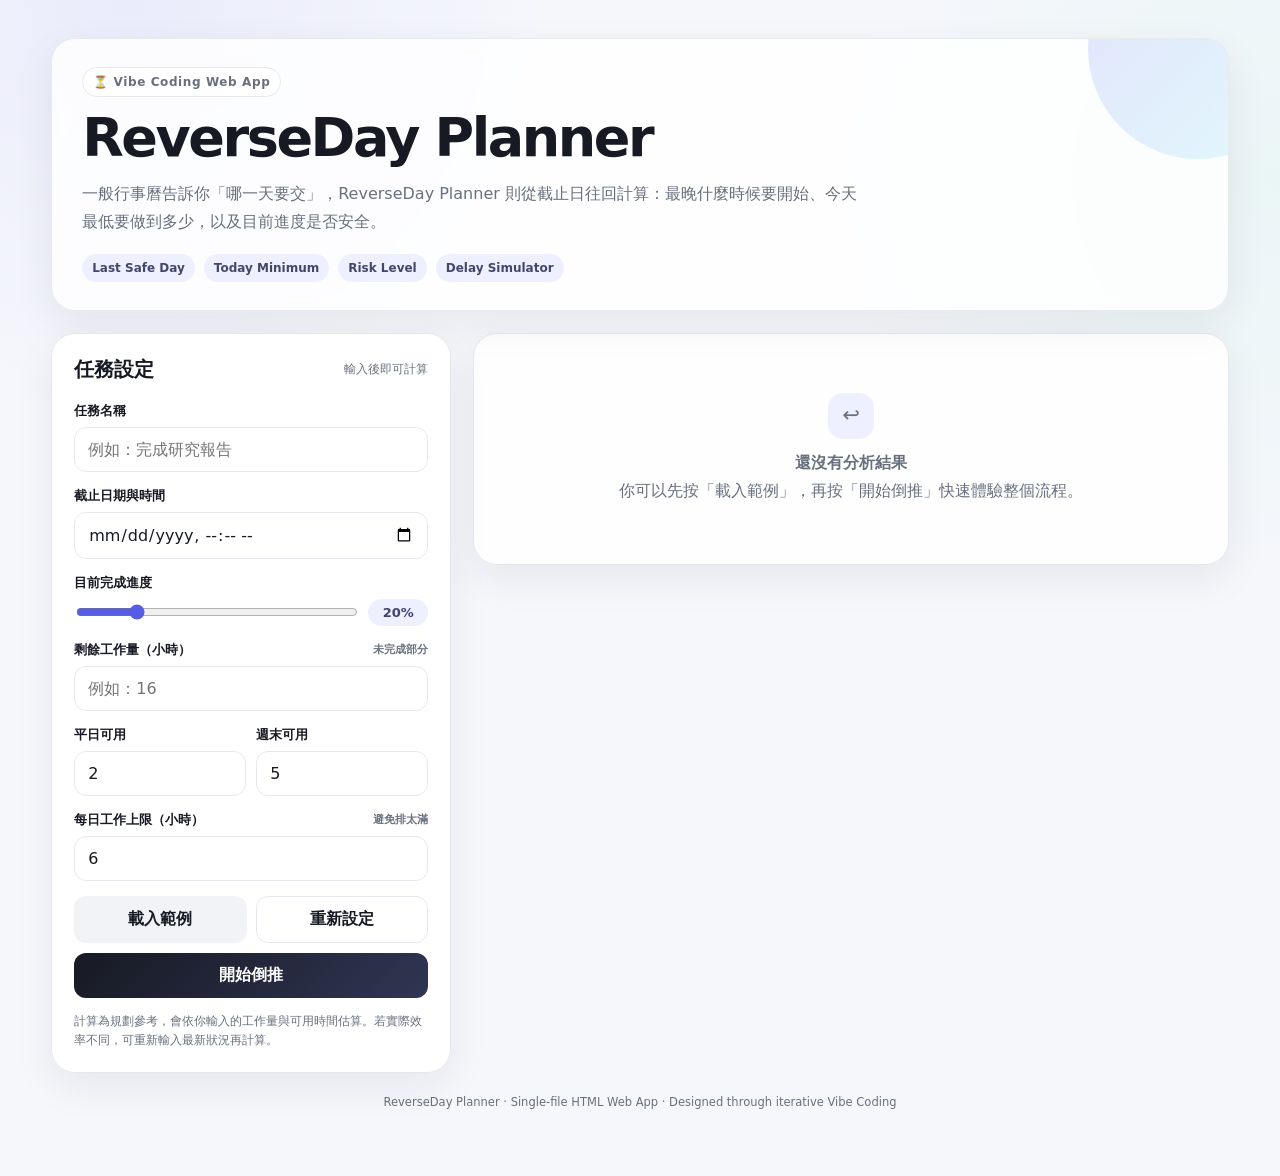
<file: index.html>
<!DOCTYPE html>
<html lang="zh-Hant">
<head>
  <meta charset="UTF-8" />
  <meta name="viewport" content="width=device-width, initial-scale=1.0" />
  <meta name="description" content="ReverseDay Planner：從截止日反向規劃今天，計算最後安全開始日、今日最低進度、風險等級與倒推時間表。" />
  <title>ReverseDay Planner</title>
  <style>
    :root{
      --bg:#f6f7fb;
      --surface:#ffffff;
      --surface-2:#fafafa;
      --text:#171923;
      --muted:#68707d;
      --line:#e6e8ee;
      --primary:#191c2b;
      --primary-soft:#eef0ff;
      --good-bg:#edfdf5;
      --good-text:#166534;
      --warn-bg:#fff8e8;
      --warn-text:#92400e;
      --bad-bg:#fff0f2;
      --bad-text:#9f1239;
      --shadow:0 14px 40px rgba(27,31,45,.07);
      --radius-xl:24px;
      --radius-lg:18px;
      --radius-md:13px;
    }

    *{box-sizing:border-box}
    html{scroll-behavior:smooth}
    body{
      margin:0;
      font-family:Inter,ui-sans-serif,system-ui,-apple-system,BlinkMacSystemFont,"Segoe UI","Noto Sans TC","PingFang TC",sans-serif;
      color:var(--text);
      background:
        radial-gradient(circle at 10% 0%, rgba(125,135,255,.10), transparent 26rem),
        radial-gradient(circle at 100% 15%, rgba(127,230,205,.10), transparent 28rem),
        var(--bg);
    }

    button,input{font:inherit}

    .page{
      width:min(1180px,92%);
      margin:0 auto;
      padding:38px 0 64px;
    }

    .hero{
      position:relative;
      overflow:hidden;
      padding:28px 30px;
      border:1px solid rgba(230,232,238,.9);
      border-radius:var(--radius-xl);
      background:rgba(255,255,255,.82);
      backdrop-filter:blur(8px);
      box-shadow:var(--shadow);
      margin-bottom:22px;
    }

    .hero::after{
      content:"";
      position:absolute;
      width:220px;height:220px;
      right:-80px;top:-100px;
      border-radius:50%;
      background:linear-gradient(135deg,rgba(99,102,241,.18),rgba(34,211,238,.12));
    }

    .eyebrow{
      display:inline-flex;
      gap:7px;
      align-items:center;
      padding:7px 10px;
      border:1px solid var(--line);
      border-radius:999px;
      color:var(--muted);
      background:#fff;
      font-size:12px;
      font-weight:800;
      letter-spacing:.05em;
      margin-bottom:13px;
    }

    h1{
      margin:0;
      font-size:clamp(32px,5vw,54px);
      line-height:1.05;
      letter-spacing:-.045em;
    }

    .hero p{
      max-width:780px;
      margin:13px 0 0;
      color:var(--muted);
      font-size:16px;
      line-height:1.78;
    }

    .hero-note{
      margin-top:17px;
      display:flex;
      gap:9px;
      flex-wrap:wrap;
    }

    .mini-tag{
      padding:7px 10px;
      border-radius:999px;
      background:var(--primary-soft);
      color:#42476a;
      font-size:12px;
      font-weight:800;
    }

    .layout{
      display:grid;
      grid-template-columns:400px 1fr;
      gap:22px;
      align-items:start;
    }

    .card{
      border:1px solid var(--line);
      border-radius:var(--radius-xl);
      background:rgba(255,255,255,.94);
      box-shadow:var(--shadow);
    }

    .settings{
      position:sticky;
      top:18px;
      padding:22px;
    }

    .card-title{
      display:flex;
      align-items:center;
      justify-content:space-between;
      gap:10px;
      margin-bottom:19px;
    }

    .card-title h2,.card-title h3{margin:0}
    .card-title h2{font-size:20px}
    .card-title h3{font-size:17px}
    .helper{color:var(--muted);font-size:12px}

    .field{margin-bottom:15px}
    label{
      display:flex;
      align-items:center;
      justify-content:space-between;
      gap:10px;
      margin-bottom:7px;
      font-size:13px;
      font-weight:850;
    }

    .label-note{
      font-size:11px;
      color:var(--muted);
      font-weight:600;
    }

    input[type="text"],
    input[type="datetime-local"],
    input[type="number"]{
      width:100%;
      padding:12px 13px;
      border:1px solid var(--line);
      border-radius:12px;
      background:#fff;
      color:var(--text);
      transition:.18s ease;
    }

    input:focus{
      outline:none;
      border-color:#aab0ff;
      box-shadow:0 0 0 4px rgba(99,102,241,.10);
    }

    .two-col{
      display:grid;
      grid-template-columns:1fr 1fr;
      gap:10px;
    }

    .range-wrap{
      display:grid;
      grid-template-columns:1fr auto;
      gap:12px;
      align-items:center;
    }

    input[type="range"]{
      accent-color:#575ce5;
      width:100%;
    }

    .pill{
      min-width:60px;
      padding:6px 9px;
      text-align:center;
      border-radius:999px;
      background:var(--primary-soft);
      color:#3f4370;
      font-weight:900;
      font-size:13px;
    }

    .actions{
      display:grid;
      grid-template-columns:1fr 1fr;
      gap:9px;
      margin-top:5px;
    }

    button{
      border:0;
      border-radius:12px;
      padding:12px 14px;
      cursor:pointer;
      font-weight:850;
      transition:transform .18s ease, box-shadow .18s ease, opacity .18s ease;
    }

    button:hover{
      transform:translateY(-1px);
      box-shadow:0 8px 18px rgba(30,35,55,.08);
    }

    button:active{transform:translateY(0)}

    .primary{
      width:100%;
      margin-top:10px;
      color:#fff;
      background:linear-gradient(135deg,#171923,#303553);
    }

    .secondary{
      background:#f2f3f7;
      color:var(--text);
    }

    .ghost{
      border:1px solid var(--line);
      background:#fff;
      color:var(--text);
    }

    .error{
      display:none;
      margin-top:12px;
      padding:11px 13px;
      border-radius:12px;
      color:var(--bad-text);
      background:var(--bad-bg);
      font-size:13px;
      line-height:1.6;
    }

    .small-note{
      margin:14px 0 0;
      color:var(--muted);
      font-size:11.5px;
      line-height:1.65;
    }

    .content{
      display:grid;
      gap:16px;
    }

    .panel{padding:20px}

    .empty{
      min-height:190px;
      display:grid;
      place-items:center;
      text-align:center;
      color:var(--muted);
      line-height:1.75;
      padding:20px;
    }

    .empty .icon{
      width:46px;height:46px;
      display:grid;place-items:center;
      margin:0 auto 10px;
      border-radius:15px;
      background:var(--primary-soft);
      font-size:21px;
    }

    .summary-head{
      display:flex;
      justify-content:space-between;
      align-items:flex-start;
      gap:14px;
      margin-bottom:14px;
    }

    .summary-head h2{
      margin:0 0 5px;
      font-size:22px;
      letter-spacing:-.02em;
    }

    .summary-head p{margin:0;color:var(--muted);font-size:13px}

    .status-badge{
      flex:0 0 auto;
      padding:8px 11px;
      border-radius:999px;
      font-weight:900;
      font-size:13px;
      background:var(--primary-soft);
    }

    .stats{
      display:grid;
      grid-template-columns:repeat(4,1fr);
      gap:10px;
    }

    .stat{
      min-height:112px;
      padding:15px;
      border:1px solid var(--line);
      border-radius:16px;
      background:linear-gradient(180deg,#fff,#fcfcfd);
    }

    .stat .label{
      color:var(--muted);
      font-size:11.5px;
      font-weight:850;
      margin-bottom:10px;
    }

    .stat .value{
      font-size:25px;
      line-height:1.05;
      font-weight:950;
      letter-spacing:-.035em;
    }

    .stat .meta{
      margin-top:7px;
      color:var(--muted);
      font-size:11.5px;
      line-height:1.45;
    }

    .risk-box{
      margin-top:12px;
      border-radius:16px;
      padding:15px 16px;
      border:1px solid transparent;
      line-height:1.65;
    }

    .risk-box.low{background:var(--good-bg);color:var(--good-text)}
    .risk-box.mid{background:var(--warn-bg);color:var(--warn-text)}
    .risk-box.high{background:var(--bad-bg);color:var(--bad-text)}

    .risk-box strong{
      display:block;
      margin-bottom:4px;
      font-size:17px;
    }

    .bar{
      height:9px;
      margin-top:12px;
      background:rgba(255,255,255,.65);
      border-radius:999px;
      overflow:hidden;
    }

    .bar > div{
      height:100%;
      width:0;
      border-radius:inherit;
      background:currentColor;
      opacity:.7;
      transition:width .3s ease;
    }

    .timeline{
      display:grid;
      gap:10px;
    }

    .timeline-item{
      position:relative;
      display:grid;
      grid-template-columns:110px 1fr;
      gap:13px;
      align-items:center;
      border:1px solid var(--line);
      border-radius:14px;
      padding:13px 14px 13px 17px;
      background:#fff;
    }

    .timeline-item::before{
      content:"";
      position:absolute;
      left:0;top:11px;bottom:11px;
      width:4px;
      border-radius:0 4px 4px 0;
      background:#c9ccff;
    }

    .timeline-date{font-weight:900;font-size:13px}
    .timeline-label{color:#343846;font-size:14px}

    .sim-grid{
      display:grid;
      grid-template-columns:1fr auto;
      gap:15px;
      align-items:center;
    }

    .sim-copy h3{margin:0 0 6px;font-size:17px}
    .sim-copy p{margin:0;color:var(--muted);line-height:1.65;font-size:13px}

    .sim-actions{
      display:flex;
      flex-wrap:wrap;
      justify-content:flex-end;
      gap:8px;
    }

    .compare{
      margin-top:12px;
      display:grid;
      grid-template-columns:1fr 1fr;
      gap:10px;
    }

    .compare-card{
      border:1px solid var(--line);
      border-radius:14px;
      padding:13px;
      background:var(--surface-2);
    }

    .compare-card .c-label{
      color:var(--muted);
      font-size:11.5px;
      font-weight:800;
      margin-bottom:5px;
    }

    .compare-card .c-value{
      font-weight:900;
      font-size:16px;
    }

    .footer{
      text-align:center;
      color:var(--muted);
      font-size:11.5px;
      margin-top:20px;
      line-height:1.65;
    }

    .hide{display:none !important}

    @media (max-width: 980px){
      .layout{grid-template-columns:1fr}
      .settings{position:static}
      .stats{grid-template-columns:1fr 1fr}
    }

    @media (max-width: 640px){
      .page{padding-top:18px}
      .hero{padding:22px}
      .two-col,.actions,.stats,.compare{grid-template-columns:1fr}
      .timeline-item{grid-template-columns:1fr}
      .sim-grid{grid-template-columns:1fr}
      .sim-actions{justify-content:flex-start}
      .summary-head{flex-direction:column}
    }
  </style>
</head>
<body>
  <main class="page">
    <section class="hero">
      <span class="eyebrow">⏳ Vibe Coding Web App</span>
      <h1>ReverseDay Planner</h1>
      <p>一般行事曆告訴你「哪一天要交」，ReverseDay Planner 則從截止日往回計算：最晚什麼時候要開始、今天最低要做到多少，以及目前進度是否安全。</p>
      <div class="hero-note">
        <span class="mini-tag">Last Safe Day</span>
        <span class="mini-tag">Today Minimum</span>
        <span class="mini-tag">Risk Level</span>
        <span class="mini-tag">Delay Simulator</span>
      </div>
    </section>

    <section class="layout">
      <aside class="card settings">
        <div class="card-title">
          <h2>任務設定</h2>
          <span class="helper">輸入後即可計算</span>
        </div>

        <div class="field">
          <label for="task">任務名稱</label>
          <input id="task" type="text" placeholder="例如：完成研究報告" />
        </div>

        <div class="field">
          <label for="deadline">截止日期與時間</label>
          <input id="deadline" type="datetime-local" />
        </div>

        <div class="field">
          <label for="progress">目前完成進度</label>
          <div class="range-wrap">
            <input id="progress" type="range" min="0" max="100" value="20" />
            <span class="pill" id="progressValue">20%</span>
          </div>
        </div>

        <div class="field">
          <label for="hours">
            剩餘工作量（小時）
            <span class="label-note">未完成部分</span>
          </label>
          <input id="hours" type="number" min="0.5" step="0.5" placeholder="例如：16" />
        </div>

        <div class="two-col">
          <div class="field">
            <label for="weekday">平日可用</label>
            <input id="weekday" type="number" min="0" step="0.5" value="2" />
          </div>
          <div class="field">
            <label for="weekend">週末可用</label>
            <input id="weekend" type="number" min="0" step="0.5" value="5" />
          </div>
        </div>

        <div class="field">
          <label for="dailyCap">
            每日工作上限（小時）
            <span class="label-note">避免排太滿</span>
          </label>
          <input id="dailyCap" type="number" min="0.5" step="0.5" value="6" />
        </div>

        <div class="actions">
          <button class="secondary" id="sampleBtn">載入範例</button>
          <button class="ghost" id="resetBtn">重新設定</button>
        </div>
        <button class="primary" id="calcBtn">開始倒推</button>

        <div class="error" id="errorBox"></div>
        <p class="small-note">計算為規劃參考，會依你輸入的工作量與可用時間估算。若實際效率不同，可重新輸入最新狀況再計算。</p>
      </aside>

      <section class="content">
        <div class="card panel">
          <div id="emptyState" class="empty">
            <div>
              <div class="icon">↩</div>
              <strong>還沒有分析結果</strong>
              <div>你可以先按「載入範例」，再按「開始倒推」快速體驗整個流程。</div>
            </div>
          </div>

          <div id="resultBlock" class="hide">
            <div class="summary-head">
              <div>
                <h2 id="taskTitle">任務分析</h2>
                <p id="taskSubtitle">—</p>
              </div>
              <div class="status-badge" id="statusBadge">—</div>
            </div>

            <div class="stats">
              <div class="stat">
                <div class="label">距離截止</div>
                <div class="value" id="daysLeft">—</div>
                <div class="meta">從現在到截止日</div>
              </div>
              <div class="stat">
                <div class="label">剩餘可用工時</div>
                <div class="value" id="capacity">—</div>
                <div class="meta">已套用每日上限</div>
              </div>
              <div class="stat">
                <div class="label">Last Safe Day</div>
                <div class="value" id="safeDay">—</div>
                <div class="meta">最晚建議開始日</div>
              </div>
              <div class="stat">
                <div class="label">Today Minimum</div>
                <div class="value" id="todayMin">—</div>
                <div class="meta">今天最低建議投入</div>
              </div>
            </div>

            <div class="risk-box" id="riskBox">
              <strong id="riskLevel">—</strong>
              <span id="riskReason"></span>
              <div class="bar"><div id="riskFill"></div></div>
            </div>
          </div>
        </div>

        <div class="card panel hide" id="timelineCard">
          <div class="card-title">
            <h3>Reverse Timeline｜倒推時間表</h3>
            <span class="helper" id="timelineMeta">—</span>
          </div>
          <div class="timeline" id="timeline"></div>
        </div>

        <div class="card panel hide" id="simCard">
          <div class="sim-grid">
            <div class="sim-copy">
              <h3>Delay Simulator｜延遲模擬</h3>
              <p id="simText">模擬今天沒有完成原訂工作後，看看可用容量與風險是否改變。</p>
            </div>
            <div class="sim-actions">
              <button class="secondary" data-delay="1">少做 1 小時</button>
              <button class="secondary" data-delay="2">少做 2 小時</button>
              <button class="ghost" id="simReset">恢復</button>
            </div>
          </div>

          <div class="compare hide" id="compareBlock">
            <div class="compare-card">
              <div class="c-label">原本 Today Minimum</div>
              <div class="c-value" id="baseMinimum">—</div>
            </div>
            <div class="compare-card">
              <div class="c-label">延遲後 Today Minimum</div>
              <div class="c-value" id="delayedMinimum">—</div>
            </div>
          </div>
        </div>
      </section>
    </section>

    <div class="footer">
      ReverseDay Planner · Single-file HTML Web App · Designed through iterative Vibe Coding
    </div>
  </main>

  <script>
    const $ = id => document.getElementById(id);

    const appState = {
      input: null,
      baseResult: null,
      activeDelay: 0
    };

    $('progress').addEventListener('input', () => {
      $('progressValue').textContent = `${$('progress').value}%`;
    });

    function pad(n){ return String(n).padStart(2,'0'); }

    function toLocalInputValue(date){
      return `${date.getFullYear()}-${pad(date.getMonth()+1)}-${pad(date.getDate())}T${pad(date.getHours())}:${pad(date.getMinutes())}`;
    }

    function dayStart(date){
      const d = new Date(date);
      d.setHours(0,0,0,0);
      return d;
    }

    function dateLabel(date){
      return new Intl.DateTimeFormat('zh-TW',{
        month:'2-digit',
        day:'2-digit'
      }).format(date);
    }

    function dateRangeLabel(a,b){
      const x=dateLabel(a), y=dateLabel(b);
      return x===y ? x : `${x}～${y}`;
    }

    function isWeekend(date){
      const day=date.getDay();
      return day===0 || day===6;
    }

    function effectiveDailyHours(date, weekday, weekend, cap){
      const raw = isWeekend(date) ? weekend : weekday;
      return Math.min(raw, cap);
    }

    function dateList(start,end){
      const list=[];
      const cur=dayStart(start);
      const last=dayStart(end);
      while(cur<=last){
        list.push(new Date(cur));
        cur.setDate(cur.getDate()+1);
      }
      return list;
    }

    function totalCapacity(start,end,weekday,weekend,cap){
      return dateList(start,end).reduce(
        (sum,d)=>sum+effectiveDailyHours(d,weekday,weekend,cap),0
      );
    }

    function lastSafeDay(deadline, remainingHours, weekday, weekend, cap){
      let need=remainingHours;
      const cur=dayStart(deadline);
      let guard=0;

      while(need>0 && guard<3660){
        need-=effectiveDailyHours(cur,weekday,weekend,cap);
        if(need>0) cur.setDate(cur.getDate()-1);
        guard++;
      }
      return new Date(cur);
    }

    function riskFor(remainingHours, capacity){
      const ratio = capacity>0 ? remainingHours/capacity : Infinity;

      if(remainingHours>capacity){
        return {
          key:'high',
          level:'🔴 高風險',
          ratio,
          reason:`目前估計可用 ${capacity.toFixed(1)} 小時，但仍需要 ${remainingHours.toFixed(1)} 小時。依照現有條件可能無法準時完成，建議增加可用時間、提早開始或縮小工作範圍。`
        };
      }

      if(ratio>=0.70){
        return {
          key:'mid',
          level:'🟡 中風險',
          ratio,
          reason:`約需使用 ${(ratio*100).toFixed(0)}% 的可用時間，緩衝較少。建議維持穩定進度，並保留最後修改與突發狀況的時間。`
        };
      }

      return {
        key:'low',
        level:'🟢 低風險',
        ratio,
        reason:`約需使用 ${(ratio*100).toFixed(0)}% 的可用時間，目前仍有一定緩衝。建議照計畫執行並持續更新實際進度。`
      };
    }

    function minimumToday(now, remainingHours, capacity, weekday, weekend, cap){
      const todayAvail = effectiveDailyHours(now,weekday,weekend,cap);
      if(capacity<=0) return 0;
      return Math.min(todayAvail, todayAvail*(remainingHours/capacity));
    }

    function buildTimeline(start,deadline){
      const labels=[
        '啟動與資料整理',
        '主要執行',
        '完成核心內容',
        '修改與檢查',
        '緩衝與提交'
      ];

      const dates=dateList(start,deadline);
      if(!dates.length) return [];

      return labels.map((label,i)=>{
        const sIdx=Math.floor(i*dates.length/labels.length);
        const eIdx=Math.max(sIdx,Math.floor((i+1)*dates.length/labels.length)-1);
        return {
          label,
          start:dates[Math.min(sIdx,dates.length-1)],
          end:dates[Math.min(eIdx,dates.length-1)]
        };
      });
    }

    function readInputs(){
      const task=$('task').value.trim() || '未命名任務';
      const deadlineRaw=$('deadline').value;
      const progress=Number($('progress').value);
      const remaining=Number($('hours').value);
      const weekday=Number($('weekday').value);
      const weekend=Number($('weekend').value);
      const cap=Number($('dailyCap').value);
      const now=new Date();

      if(!deadlineRaw) throw new Error('請先選擇截止日期與時間。');

      const deadline=new Date(deadlineRaw);

      if(deadline<=now) throw new Error('截止日期必須晚於現在。');
      if(!Number.isFinite(remaining) || remaining<=0) throw new Error('請輸入大於 0 的剩餘工作量。');
      if(!Number.isFinite(weekday) || weekday<0) throw new Error('平日可用時間不可小於 0。');
      if(!Number.isFinite(weekend) || weekend<0) throw new Error('週末可用時間不可小於 0。');
      if(weekday===0 && weekend===0) throw new Error('平日與週末可用時間至少要有一項大於 0。');
      if(!Number.isFinite(cap) || cap<=0) throw new Error('每日工作上限必須大於 0。');

      return {task,deadline,progress,remaining,weekday,weekend,cap,now};
    }

    function compute(input, lostTodayHours=0){
      const baseCapacity = totalCapacity(input.now,input.deadline,input.weekday,input.weekend,input.cap);

      // 延遲模擬：今天少做 X 小時，視為這些時間已經流失，因此總可用容量下降。
      const capacity = Math.max(0, baseCapacity-lostTodayHours);
      const safeDay = lastSafeDay(
        input.deadline,
        input.remaining,
        input.weekday,
        input.weekend,
        input.cap
      );

      const dayMs=24*60*60*1000;
      const daysLeft=Math.ceil((input.deadline-input.now)/dayMs);
      const minToday=minimumToday(
        input.now,
        input.remaining,
        capacity,
        input.weekday,
        input.weekend,
        input.cap
      );
      const risk=riskFor(input.remaining,capacity);

      return {baseCapacity,capacity,safeDay,daysLeft,minToday,risk};
    }

    function renderTimeline(input,result){
      const start = result.safeDay>input.now ? result.safeDay : input.now;
      const phases=buildTimeline(start,input.deadline);
      $('timeline').innerHTML='';

      phases.forEach(p=>{
        const item=document.createElement('div');
        item.className='timeline-item';
        item.innerHTML=`
          <div class="timeline-date">${dateRangeLabel(p.start,p.end)}</div>
          <div class="timeline-label">${p.label}</div>
        `;
        $('timeline').appendChild(item);
      });

      $('timelineMeta').textContent=`${input.progress}% 完成`;
    }

    function render(input,result,lostTodayHours=0){
      $('taskTitle').textContent=input.task;
      $('taskSubtitle').textContent=`目前完成 ${input.progress}% · 截止 ${new Intl.DateTimeFormat('zh-TW',{
        year:'numeric',month:'2-digit',day:'2-digit',hour:'2-digit',minute:'2-digit'
      }).format(input.deadline)}`;

      $('daysLeft').textContent=`${result.daysLeft} 天`;
      $('capacity').textContent=`${result.capacity.toFixed(1)} h`;
      $('safeDay').textContent=dateLabel(result.safeDay);
      $('todayMin').textContent=`${result.minToday.toFixed(1)} h`;

      $('statusBadge').textContent=result.risk.level;
      $('riskBox').className=`risk-box ${result.risk.key}`;
      $('riskLevel').textContent=result.risk.level;
      $('riskReason').textContent=result.risk.reason;
      $('riskFill').style.width=`${Math.min(100,result.risk.ratio*100)}%`;

      renderTimeline(input,result);

      $('emptyState').classList.add('hide');
      $('resultBlock').classList.remove('hide');
      $('timelineCard').classList.remove('hide');
      $('simCard').classList.remove('hide');

      if(lostTodayHours>0){
        $('compareBlock').classList.remove('hide');
        $('baseMinimum').textContent=`${appState.baseResult.minToday.toFixed(1)} 小時`;
        $('delayedMinimum').textContent=`${result.minToday.toFixed(1)} 小時`;

        $('simText').textContent=
          `假設今天少完成 ${lostTodayHours} 小時，代表這段可用時間已流失；剩餘總容量由 ${result.baseCapacity.toFixed(1)} 小時降為 ${result.capacity.toFixed(1)} 小時，風險更新為「${result.risk.level.replace(/[🟢🟡🔴]\s?/,'')}」。`;
      }else{
        $('compareBlock').classList.add('hide');
        $('simText').textContent=
          `目前可用容量為 ${result.capacity.toFixed(1)} 小時。你可以模擬今天少做 1～2 小時，觀察風險與今日最低進度是否改變。`;
      }
    }

    function clearError(){
      $('errorBox').style.display='none';
      $('errorBox').textContent='';
    }

    function showError(message){
      $('errorBox').textContent=`⚠️ ${message}`;
      $('errorBox').style.display='block';
    }

    function runBaseCalculation(){
      clearError();
      try{
        const input=readInputs();
        const result=compute(input,0);
        appState.input=input;
        appState.baseResult=result;
        appState.activeDelay=0;
        render(input,result,0);
      }catch(err){
        showError(err.message);
      }
    }

    $('calcBtn').addEventListener('click',runBaseCalculation);

    document.querySelectorAll('[data-delay]').forEach(btn=>{
      btn.addEventListener('click',()=>{
        if(!appState.input) return;
        const delay=Number(btn.dataset.delay);
        appState.activeDelay=delay;
        const result=compute(appState.input,delay);
        render(appState.input,result,delay);
      });
    });

    $('simReset').addEventListener('click',()=>{
      if(!appState.input || !appState.baseResult) return;
      appState.activeDelay=0;
      render(appState.input,appState.baseResult,0);
    });

    $('sampleBtn').addEventListener('click',()=>{
      const deadline=new Date();
      deadline.setDate(deadline.getDate()+14);
      deadline.setHours(23,59,0,0);

      $('task').value='完成研究報告';
      $('deadline').value=toLocalInputValue(deadline);
      $('progress').value=20;
      $('progressValue').textContent='20%';
      $('hours').value=16;
      $('weekday').value=2;
      $('weekend').value=5;
      $('dailyCap').value=6;
      clearError();
    });

    $('resetBtn').addEventListener('click',()=>{
      $('task').value='';
      $('deadline').value='';
      $('progress').value=20;
      $('progressValue').textContent='20%';
      $('hours').value='';
      $('weekday').value=2;
      $('weekend').value=5;
      $('dailyCap').value=6;

      appState.input=null;
      appState.baseResult=null;
      appState.activeDelay=0;

      clearError();
      $('resultBlock').classList.add('hide');
      $('timelineCard').classList.add('hide');
      $('simCard').classList.add('hide');
      $('emptyState').classList.remove('hide');
    });
  </script>
</body>
</html>
</file>
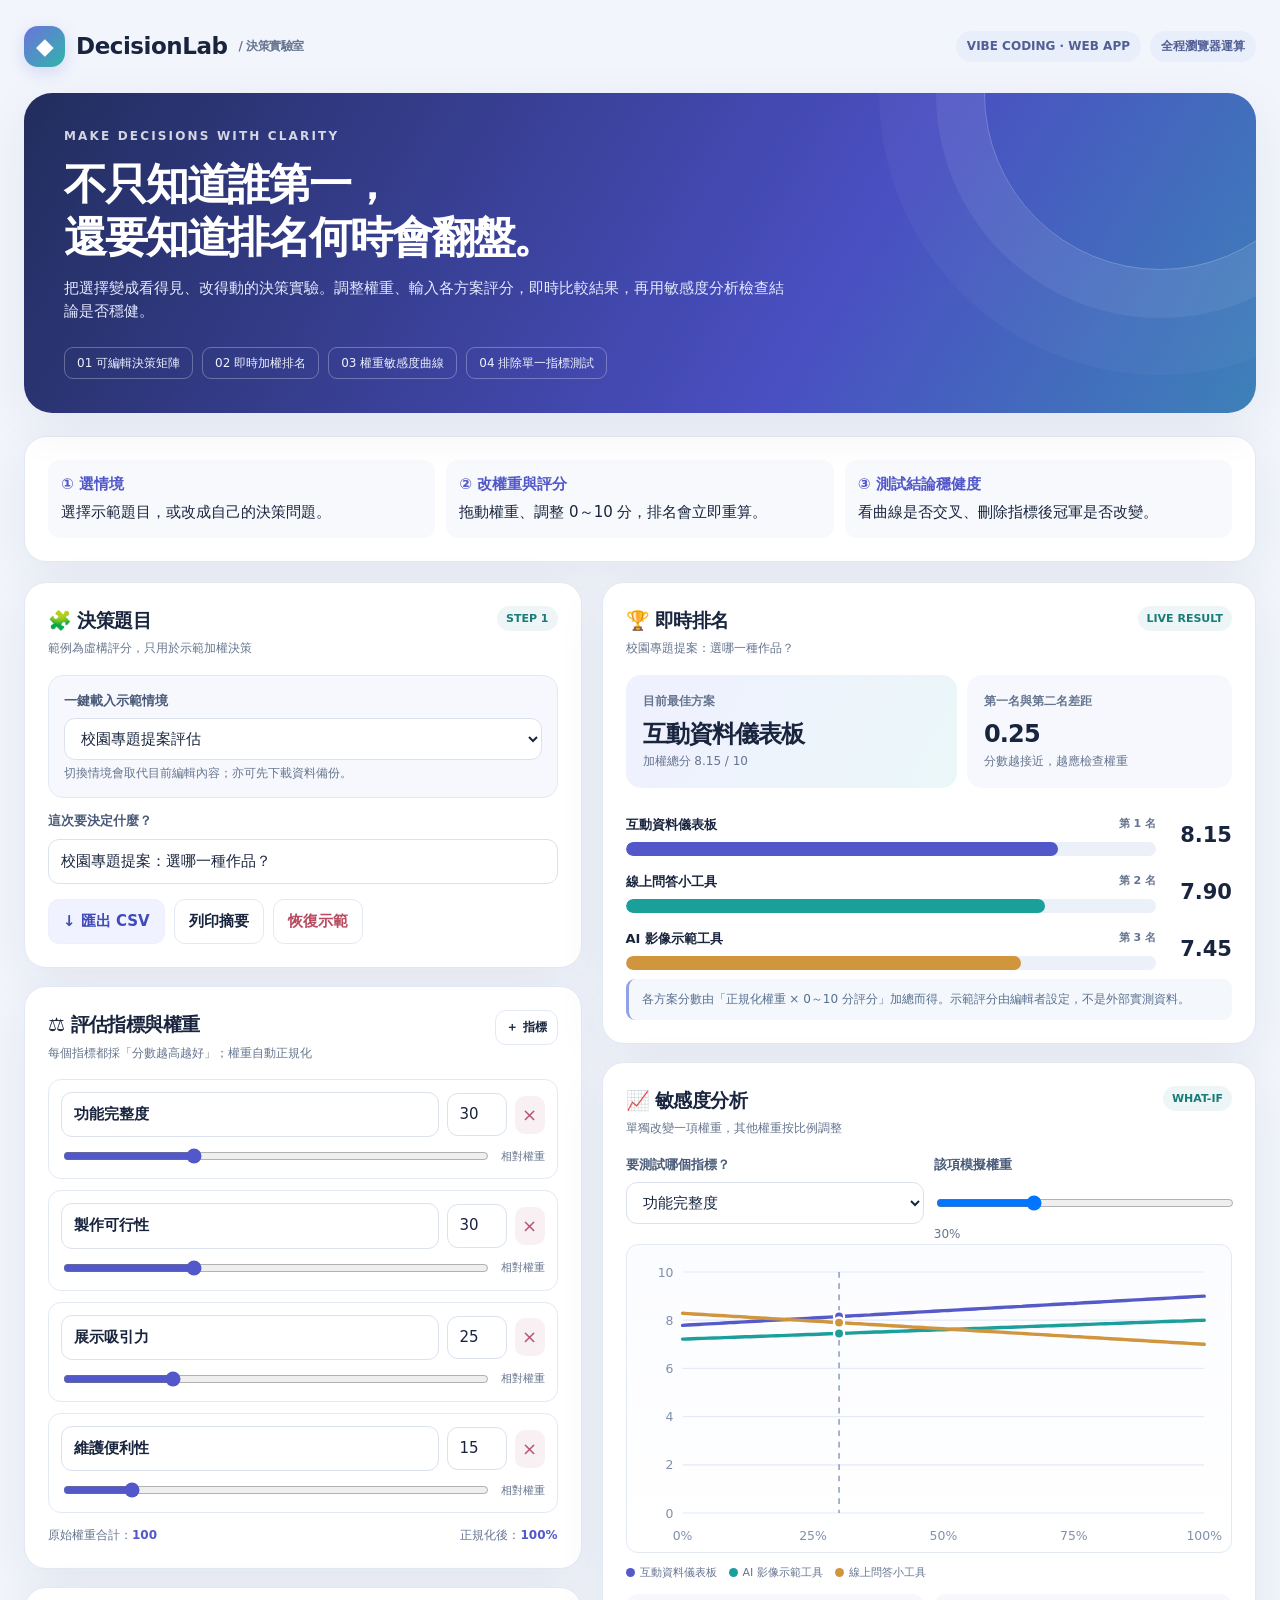
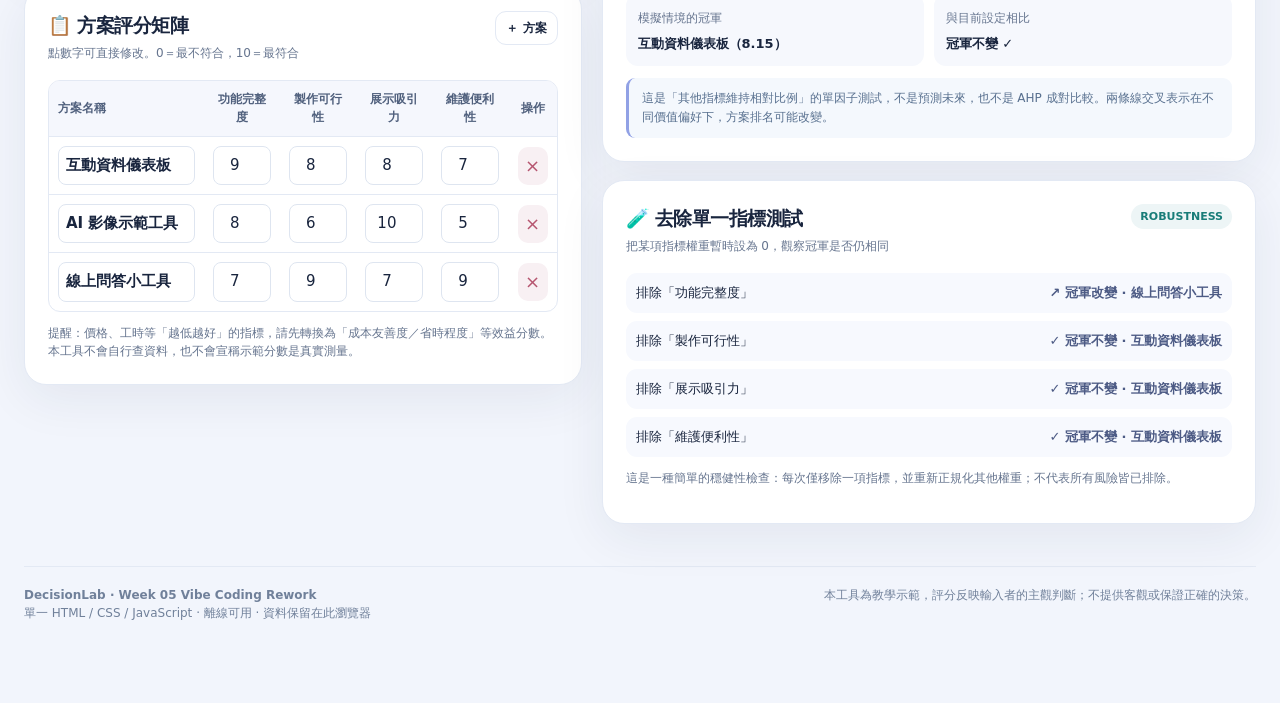
<file: decisionlab/index.html>
<!doctype html>
<html lang="zh-Hant">
<head>
<meta charset="utf-8">
<meta name="viewport" content="width=device-width,initial-scale=1">
<meta name="description" content="DecisionLab：調整評分與權重，互動比較方案並進行敏感度分析的單檔網頁。">
<title>DecisionLab｜多準則決策與敏感度分析</title>
<style>
:root{--ink:#19253e;--muted:#66758f;--bg:#f2f5fc;--paper:#fff;--line:#e3e9f4;--primary:#5257c9;--blue:#455bc3;--teal:#1a9f9b;--gold:#d1963d;--rose:#e36e78;--radius:22px;--shadow:0 14px 50px rgba(24,38,71,.07)}
*{box-sizing:border-box}html{scroll-behavior:smooth}body{margin:0;background:var(--bg);color:var(--ink);font-family:Inter,"Noto Sans TC","Microsoft JhengHei",system-ui,sans-serif;font-size:15px;line-height:1.55}button,input,select{font:inherit}button{cursor:pointer}button:focus-visible,input:focus-visible,select:focus-visible{outline:3px solid #9fb8ff;outline-offset:2px}button:disabled{opacity:.4;cursor:not-allowed}a{color:var(--primary)}.shell{max-width:1320px;margin:auto;padding:26px 24px 80px}nav{display:flex;align-items:center;justify-content:space-between;gap:12px;margin-bottom:26px}.brand{display:flex;align-items:center;gap:11px;font-weight:900;letter-spacing:-.02em;font-size:23px}.logo{width:41px;height:41px;border-radius:14px;background:linear-gradient(135deg,#6d72dc,#2fb5ab);color:white;display:grid;place-items:center;font-size:23px;box-shadow:0 5px 16px #505aca30}.navright{display:flex;align-items:center;flex-wrap:wrap;gap:9px;color:var(--muted);font-size:12px}.pill{background:#e9eefb;border-radius:999px;padding:6px 11px;font-weight:700;color:#515f95}.hero{position:relative;overflow:hidden;background:linear-gradient(120deg,#222d5d 0%,#4a4fc2 65%,#3d81b9 100%);color:white;border-radius:28px;padding:34px 40px;margin-bottom:23px;box-shadow:var(--shadow)}.hero:before{content:"";position:absolute;width:350px;height:350px;border:1px solid #ffffff40;border-radius:50%;right:-80px;top:-175px;box-shadow:0 0 0 48px #ffffff10,0 0 0 105px #ffffff08}.kicker{font-size:12px;letter-spacing:.18em;font-weight:800;opacity:.8}.hero h1{font-size:clamp(25px,3.5vw,43px);line-height:1.25;letter-spacing:-.05em;margin:12px 0}.hero p{font-size:15px;max-width:720px;color:#e5eaff;margin:0}.hero-features{display:flex;gap:9px;flex-wrap:wrap;margin-top:23px}.hero-features span{border:1px solid #ffffff48;border-radius:9px;padding:6px 12px;font-size:12px;color:#eef2ff}.layout{display:grid;grid-template-columns:minmax(390px,.92fr) minmax(0,1.08fr);gap:20px;align-items:start}.layout>section{min-width:0}.panel{background:var(--paper);border:1px solid var(--line);border-radius:var(--radius);padding:23px;box-shadow:var(--shadow);margin-bottom:18px;min-width:0}.section-head{display:flex;align-items:flex-start;justify-content:space-between;gap:12px;margin-bottom:17px}.section-head h2{font-size:19px;margin:0;letter-spacing:-.03em}.hint{font-size:12px;color:var(--muted);margin:4px 0 0}.btn{border:1px solid var(--line);background:white;color:var(--ink);padding:10px 14px;border-radius:11px;font-weight:750;white-space:nowrap;transition:transform .12s,background .12s}.btn:hover{transform:translateY(-1px);background:#f7f9ff}.btn.primary{background:var(--primary);border-color:var(--primary);color:white}.btn.primary:hover{background:#464bb5}.btn.soft{background:#f0f3ff;color:#404bb7;border-color:#edf0fc}.btn.danger{color:#b84b62}.btn.small{padding:7px 10px;font-size:12px}.actions{display:flex;flex-wrap:wrap;gap:9px}.field{display:flex;flex-direction:column;gap:7px}.field label,.field-label{font-size:13px;color:#495a78;font-weight:800}.field input,.field select,.plain-input{width:100%;border:1px solid #dbe2ee;border-radius:11px;padding:10px 12px;background:#fff;color:var(--ink);min-width:0}.field input:focus,.plain-input:focus{border-color:var(--primary)}.row-fields{display:grid;grid-template-columns:1fr 1fr;gap:10px}.scenario{background:#f7f8fd;border:1px solid var(--line);border-radius:15px;padding:15px}.note{background:#f4f8fd;border-left:3px solid #91a1e5;border-radius:9px;padding:11px 13px;color:#58708f;font-size:12px}.criteria-list{display:grid;gap:11px}.criterion{border:1px solid var(--line);border-radius:13px;padding:12px}.criterion-top{display:grid;grid-template-columns:1fr 60px auto;gap:8px;align-items:center}.criterion-top input[type=text]{font-weight:750}.criterion-top input[type=number]{text-align:center;padding:9px 4px}.remove{border:0;background:#f8f0f3;color:#b65670;border-radius:10px;width:30px;height:38px;font-size:18px}.range-line{display:flex;gap:10px;align-items:center;margin-top:9px}.range-line input{width:100%;accent-color:var(--primary)}.range-line span{font-size:11px;color:var(--muted);white-space:nowrap}.weight-summary{display:flex;justify-content:space-between;margin-top:13px;font-size:12px;color:var(--muted)}.weight-summary strong{color:var(--primary)}.score-table-wrap{overflow:auto;border:1px solid var(--line);border-radius:12px}.score-table{border-collapse:collapse;width:100%;min-width:420px}.score-table th,.score-table td{padding:9px;border-bottom:1px solid var(--line);text-align:center}.score-table thead{background:#f5f7fd}.score-table th{color:#50607d;font-size:12px}.score-table th:first-child,.score-table td:first-child{text-align:left;min-width:152px}.score-table tr:last-child td{border-bottom:0}.score-table input{width:58px;border:1px solid #dee5f0;border-radius:8px;padding:7px;text-align:center;color:var(--ink)}.score-table .name-input{min-width:116px;width:100%;text-align:left;font-weight:700}.score-table input:invalid{outline:2px solid #e18693}.dim{color:var(--muted);font-size:12px}.tag{display:inline-flex;align-items:center;gap:4px;font-size:11px;border-radius:20px;background:#edf5f6;color:#187c78;padding:4px 9px;font-weight:800}.warning{padding:12px 14px;background:#fff5e5;color:#96610d;border-radius:11px;font-size:13px;margin-top:12px;display:none}.metric-grid{display:grid;grid-template-columns:1.25fr 1fr;gap:10px}.metric{padding:17px;border-radius:15px;background:#f6f8fd;min-width:0}.metric.feature{background:linear-gradient(120deg,#f0f0ff,#eaf7f8)}.metric .cap{font-size:12px;color:var(--muted);font-weight:700}.metric .number{font-size:24px;font-weight:900;letter-spacing:-.035em;line-height:1.25;overflow-wrap:anywhere;margin:9px 0 3px}.metric .sub{font-size:12px;color:var(--muted)}.bars{display:grid;gap:16px;padding:9px 0}.bar-row{display:grid;grid-template-columns:minmax(0,1fr) 66px;align-items:center;gap:10px}.bar-row .bar-top{display:flex;justify-content:space-between;font-weight:700;gap:9px;margin-bottom:7px;font-size:13px}.bar-row .bar-top .rank{font-size:11px;font-weight:600;color:var(--muted)}.bar-track{height:14px;background:#ecf0f8;border-radius:99px;overflow:hidden}.bar-fill{height:100%;border-radius:99px;background:var(--primary);transition:width .22s}.bar-fill.alt1{background:var(--teal)}.bar-fill.alt2{background:var(--gold)}.bar-fill.alt3{background:var(--rose)}.bar-score{text-align:right;font-weight:850;font-size:21px;font-variant-numeric:tabular-nums}.sensi-wrap{border:1px solid var(--line);border-radius:12px;padding:10px 8px 3px;background:linear-gradient(180deg,#fbfcff,#fff);overflow:hidden}.sensi-wrap svg{width:100%;height:auto;display:block}.sensi-summary{display:grid;grid-template-columns:1fr 1fr;gap:10px;margin-top:13px}.tiny-card{padding:12px;background:#f6f8fd;border-radius:12px}.tiny-card strong{font-size:13px;display:block;margin-top:5px}.legend{display:flex;flex-wrap:wrap;gap:12px;margin-top:11px;color:var(--muted);font-size:11px}.legend span{display:flex;align-items:center;gap:5px}.dot{width:9px;height:9px;border-radius:50%}.loo{display:grid;gap:8px}.loo-row{padding:10px;background:#f7f9fe;border-radius:11px;display:flex;justify-content:space-between;gap:12px;align-items:center;font-size:13px}.loo-row strong{color:#4d5b85}.smallprint{font-size:12px;color:var(--muted)}.footer{border-top:1px solid var(--line);padding-top:19px;margin-top:24px;color:#70809a;font-size:12px;display:flex;justify-content:space-between;gap:14px;flex-wrap:wrap}.toast{position:fixed;bottom:24px;right:24px;background:#202c4c;color:white;border-radius:12px;padding:12px 20px;box-shadow:0 15px 35px #18213c3b;z-index:5;opacity:0;transform:translateY(10px);pointer-events:none;transition:all .2s}.toast.show{opacity:1;transform:translateY(0)}.guide{display:grid;grid-template-columns:repeat(3,1fr);gap:11px}.guide .g{border-radius:12px;background:#f7f9fc;padding:13px}.guide b{color:var(--primary);display:block;margin-bottom:5px}.sr-only{position:absolute;width:1px;height:1px;padding:0;margin:-1px;overflow:hidden;clip:rect(0,0,0,0);white-space:nowrap;border:0}
@media(max-width:1000px){.layout{grid-template-columns:minmax(0,1fr)}.shell{padding:15px 15px 60px}.hero{padding:28px}.guide{grid-template-columns:1fr 1fr}}@media(max-width:600px){.hero{padding:24px 19px;border-radius:20px}.panel{padding:17px;border-radius:17px}.section-head{flex-direction:column}.metric-grid{grid-template-columns:1fr}.row-fields{grid-template-columns:1fr}.criterion-top{grid-template-columns:1fr 56px auto}.guide{grid-template-columns:1fr}.navright .pill:nth-child(2){display:none}.shell{padding:12px 10px 40px}.hero h1{font-size:28px}.footer{display:block}}
@media print{body{background:white}.shell{max-width:none}.hero{color:#172541;background:#eff2ff}.layout{display:block}.btn,.remove,input[type=range],.scenario,.navright{display:none!important}.panel{break-inside:avoid;box-shadow:none}.footer{font-size:10px}}
</style>
</head>
<body>
<div class="shell">
<nav aria-label="頁首"><div class="brand"><div class="logo" aria-hidden="true">◆</div>DecisionLab <span class="dim" style="font-weight:600">/ 決策實驗室</span></div><div class="navright"><span class="pill">VIBE CODING · WEB APP</span><span class="pill">全程瀏覽器運算</span></div></nav>
<header class="hero"><div class="kicker">MAKE DECISIONS WITH CLARITY</div><h1>不只知道誰第一，<br>還要知道排名何時會翻盤。</h1><p>把選擇變成看得見、改得動的決策實驗。調整權重、輸入各方案評分，即時比較結果，再用敏感度分析檢查結論是否穩健。</p><div class="hero-features"><span>01 可編輯決策矩陣</span><span>02 即時加權排名</span><span>03 權重敏感度曲線</span><span>04 排除單一指標測試</span></div></header>
<div class="panel" style="margin-bottom:20px"><div class="guide"><div class="g"><b>① 選情境</b>選擇示範題目，或改成自己的決策問題。</div><div class="g"><b>② 改權重與評分</b>拖動權重、調整 0～10 分，排名會立即重算。</div><div class="g"><b>③ 測試結論穩健度</b>看曲線是否交叉、刪除指標後冠軍是否改變。</div></div></div>
<main class="layout">
<section aria-label="輸入設定">
<div class="panel"><div class="section-head"><div><h2>🧩 決策題目</h2><p class="hint">範例為虛構評分，只用於示範加權決策</p></div><span class="tag">STEP 1</span></div><div class="scenario"><div class="field"><label for="preset">一鍵載入示範情境</label><select id="preset"><option value="projects">校園專題提案評估</option><option value="venues">社團活動場地選擇</option><option value="devices">學習用設備選擇</option></select></div><p class="hint">切換情境會取代目前編輯內容；亦可先下載資料備份。</p></div><div class="field" style="margin-top:13px"><label for="decisionTitle">這次要決定什麼？</label><input id="decisionTitle" maxlength="70" type="text" placeholder="例如：期末專題選哪一個主題"></div><div class="actions" style="margin-top:15px"><button id="downloadBtn" class="btn soft" type="button">↓ 匯出 CSV</button><button id="printBtn" class="btn" type="button">列印摘要</button><button id="resetBtn" class="btn danger" type="button">恢復示範</button></div></div>
<div class="panel"><div class="section-head"><div><h2>⚖️ 評估指標與權重</h2><p class="hint">每個指標都採「分數越高越好」；權重自動正規化</p></div><button id="addCriterion" class="btn small" type="button">＋ 指標</button></div><div id="criteriaList" class="criteria-list"></div><div class="weight-summary"><span>原始權重合計：<strong id="rawWeight">—</strong></span><span>正規化後：<strong id="normalizedWeight">—</strong></span></div><div class="warning" id="zeroWarning" role="alert">所有權重都為 0，無法計算排名。請至少設定一項正權重。</div></div>
<div class="panel"><div class="section-head"><div><h2>📋 方案評分矩陣</h2><p class="hint">點數字可直接修改。0＝最不符合，10＝最符合</p></div><button id="addOption" class="btn small" type="button">＋ 方案</button></div><div id="matrix" class="score-table-wrap"></div><p class="smallprint" style="margin-bottom:0">提醒：價格、工時等「越低越好」的指標，請先轉換為「成本友善度／省時程度」等效益分數。本工具不會自行查資料，也不會宣稱示範分數是真實測量。</p></div>
</section>
<section aria-label="分析結果">
<div class="panel" id="results"><div class="section-head"><div><h2>🏆 即時排名</h2><p class="hint" id="resultSubtitle">變更左側數據，即時更新</p></div><span class="tag">LIVE RESULT</span></div><div class="metric-grid"><div class="metric feature"><div class="cap">目前最佳方案</div><div class="number" id="winnerName">—</div><div class="sub" id="winnerDetail">依權重加總計算</div></div><div class="metric"><div class="cap">第一名與第二名差距</div><div class="number" id="winnerMargin">—</div><div class="sub">分數越接近，越應檢查權重</div></div></div><div id="barChart" class="bars" aria-live="polite" style="margin-top:18px"></div><div id="resultNote" class="note">所有分數為示範評分，不代表真實研究或產品成效。</div></div>
<div class="panel"><div class="section-head"><div><h2>📈 敏感度分析</h2><p class="hint">單獨改變一項權重，其他權重按比例調整</p></div><span class="tag">WHAT-IF</span></div><div class="row-fields"><div class="field"><label for="focusCriterion">要測試哪個指標？</label><select id="focusCriterion"></select></div><div class="field"><label for="focusWeight">該項模擬權重</label><input id="focusWeight" type="range" min="0" max="100" step="1" value="50"><div class="dim" id="focusWeightVal" style="margin-top:-6px">50%</div></div></div><div class="sensi-wrap" id="sensitivityChart" role="img" aria-label="各方案分數隨選定指標的權重改變的折線圖"></div><div class="legend" id="chartLegend"></div><div class="sensi-summary"><div class="tiny-card"><span class="dim">模擬情境的冠軍</span><strong id="simWinner">—</strong></div><div class="tiny-card"><span class="dim">與目前設定相比</span><strong id="simChange">—</strong></div></div><div class="note" style="margin-top:12px">這是「其他指標維持相對比例」的單因子測試，不是預測未來，也不是 AHP 成對比較。兩條線交叉表示在不同價值偏好下，方案排名可能改變。</div></div>
<div class="panel"><div class="section-head"><div><h2>🧪 去除單一指標測試</h2><p class="hint">把某項指標權重暫時設為 0，觀察冠軍是否仍相同</p></div><span class="tag">ROBUSTNESS</span></div><div class="loo" id="looList"></div><p class="smallprint">這是一種簡單的穩健性檢查：每次僅移除一項指標，並重新正規化其他權重；不代表所有風險皆已排除。</p></div>
</section>
</main>
<footer class="footer"><div><b>DecisionLab · Week 05 Vibe Coding Rework</b><br>單一 HTML / CSS / JavaScript · 離線可用 · 資料保留在此瀏覽器</div><div>本工具為教學示範，評分反映輸入者的主觀判斷；不提供客觀或保證正確的決策。</div></footer>
</div><div class="toast" id="toast" role="status" aria-live="polite"></div>
<script>
'use strict';
const $=id=>document.getElementById(id);
const STORAGE_KEY='decisionlab_v1_local';
const colors=['#565ac9','#1a9f9b','#d1963d','#e36e78','#3c83c1','#8670b7'];
const presets={
 projects:{title:'校園專題提案：選哪一種作品？',criteria:[['功能完整度',30],['製作可行性',30],['展示吸引力',25],['維護便利性',15]],options:[['互動資料儀表板',[9,8,8,7]],['AI 影像示範工具',[8,6,10,5]],['線上問答小工具',[7,9,7,9]]]},
 venues:{title:'社團活動：哪個場地最適合？',criteria:[['交通便利',35],['預算友善',30],['設備條件',20],['活動彈性',15]],options:[['校內禮堂',[9,10,7,6]],['社區中心',[7,7,8,9]],['共享空間',[8,5,9,9]]]},
 devices:{title:'學習設備：三種方案怎麼選？',criteria:[['效能需求',35],['價格友善',30],['攜帶方便',20],['使用壽命',15]],options:[['輕薄筆電',[7,7,10,7]],['效能筆電',[10,5,6,9]],['平板＋鍵盤',[5,9,10,6]]]}
};
let state;let nextId=1;let touchedFocus=false;
function makeState(key){const p=presets[key];return {preset:key,title:p.title,criteria:p.criteria.map(([name,weight])=>({id:'c'+nextId++,name,weight})),options:p.options.map(([name,scores])=>({id:'o'+nextId++,name,scores:[...scores]}))};}
function esc(s){return String(s).replace(/[&<>"']/g,c=>({'&':'&amp;','<':'&lt;','>':'&gt;','"':'&quot;',"'":'&#39;'}[c]));}
function toast(s){const n=$('toast');n.textContent=s;n.classList.add('show');clearTimeout(toast.timer);toast.timer=setTimeout(()=>n.classList.remove('show'),2400);}
function save(){try{localStorage.setItem(STORAGE_KEY,JSON.stringify(state));}catch(e){/* localStorage may be disabled in private browsing */}}
function validState(s){return s&&typeof s.title==='string'&&Array.isArray(s.criteria)&&s.criteria.length>=2&&s.criteria.length<=6&&Array.isArray(s.options)&&s.options.length>=2&&s.options.length<=6&&s.criteria.every(c=>c&&typeof c.name==='string'&&Number.isFinite(c.weight)&&c.weight>=0&&c.weight<=100)&&s.options.every(o=>o&&typeof o.name==='string'&&Array.isArray(o.scores)&&o.scores.length===s.criteria.length&&o.scores.every(x=>Number.isFinite(x)&&x>=0&&x<=10));}
function init(){try{const saved=JSON.parse(localStorage.getItem(STORAGE_KEY));state=validState(saved)?saved:makeState('projects');}catch(e){state=makeState('projects');} const allIds=[...state.criteria,...state.options].map(x=>String(x.id||''));nextId=1+Math.max(0,...allIds.map(s=>Number(s.match(/^[co](\d+)$/)?.[1]||0)));const used=new Set();for(const item of [...state.criteria,...state.options]){if(!item.id||used.has(item.id)) item.id='n'+nextId++;used.add(item.id);} $('preset').value=presets[state.preset]?state.preset:'projects';$('decisionTitle').value=state.title;renderAll();}
function weights(excluded=-1,forcedIndex=-1,forcedPct=0){let raw=state.criteria.map((c,i)=>i===excluded?0:c.weight);if(forcedIndex>=0){const rest=raw.reduce((sum,v,i)=>i===forcedIndex?sum:sum+v,0);const remain=(100-forcedPct)/100;const count=raw.length-1;raw=raw.map((v,i)=>i===forcedIndex?forcedPct/100:rest>0?v/rest*remain:(count>0?remain/count:0));return raw;}
 const sum=raw.reduce((a,b)=>a+b,0);return raw.map(v=>sum>0?v/sum:0);}
function ranking(w){const scored=state.options.map((o,i)=>({id:o.id,name:o.name.trim()||`方案 ${i+1}`,index:i,score:o.scores.reduce((s,x,j)=>s+x*w[j],0)}));return scored.sort((a,b)=>b.score-a.score||a.index-b.index);}
function hasPositive(){return state.criteria.some(c=>c.weight>0)}
function renderCriteria(){const ct=$('criteriaList');ct.innerHTML=state.criteria.map((c,i)=>`<div class="criterion" data-ci="${i}"><div class="criterion-top"><input aria-label="第 ${i+1} 個指標名稱" class="plain-input c-name" data-i="${i}" maxlength="32" value="${esc(c.name)}" type="text"><input aria-label="${esc(c.name)} 權重" class="plain-input c-num" type="number" min="0" max="100" step="1" data-i="${i}" value="${c.weight}"><button class="remove c-del" data-i="${i}" aria-label="移除 ${esc(c.name)}" title="移除這項指標" ${state.criteria.length<=2?'disabled':''}>×</button></div><div class="range-line"><input class="c-range" aria-label="${esc(c.name)} 權重滑桿" data-i="${i}" type="range" min="0" max="100" step="1" value="${c.weight}"><span>相對權重</span></div></div>`).join('');$('addCriterion').disabled=state.criteria.length>=6;
 ct.querySelectorAll('.c-name').forEach(e=>e.addEventListener('input',()=>{state.criteria[+e.dataset.i].name=e.value;save();refreshResults();renderMatrixHeadersOnly();}));
 ct.querySelectorAll('.c-num,.c-range').forEach(e=>e.addEventListener('input',()=>{let v=Number(e.value);if(!Number.isFinite(v))return;v=Math.max(0,Math.min(100,Math.round(v)));const i=+e.dataset.i;state.criteria[i].weight=v;ct.querySelector(`.c-num[data-i="${i}"]`).value=v;ct.querySelector(`.c-range[data-i="${i}"]`).value=v;save();refreshResults();}));
 ct.querySelectorAll('.c-del').forEach(e=>e.addEventListener('click',()=>{const i=+e.dataset.i;if(state.criteria.length<=2)return;state.criteria.splice(i,1);state.options.forEach(o=>o.scores.splice(i,1));touchedFocus=false;save();renderAll();toast('已移除指標並重算。');}));}
function renderMatrixHeadersOnly(){const ths=$('matrix').querySelectorAll('[data-header-i]');ths.forEach(th=>{th.textContent=state.criteria[+th.dataset.headerI].name||`指標 ${+th.dataset.headerI+1}`;});}
function renderMatrix(){const headers=state.criteria.map((c,i)=>`<th data-header-i="${i}" scope="col" title="${esc(c.name)}">${esc(c.name||'未命名指標')}</th>`).join('');$('matrix').innerHTML=`<table class="score-table"><thead><tr><th scope="col">方案名稱</th>${headers}<th scope="col">操作</th></tr></thead><tbody>${state.options.map((o,i)=>`<tr><td><input class="name-input option-name" aria-label="方案 ${i+1} 名稱" data-i="${i}" type="text" maxlength="36" value="${esc(o.name)}"></td>${o.scores.map((v,j)=>`<td><input class="option-score" aria-label="${esc(o.name)} 的 ${esc(state.criteria[j].name)} 評分" data-i="${i}" data-j="${j}" type="number" min="0" max="10" step="0.5" value="${v}"></td>`).join('')}<td><button class="remove o-del" type="button" data-i="${i}" aria-label="移除 ${esc(o.name)}" ${state.options.length<=2?'disabled':''}>×</button></td></tr>`).join('')}</tbody></table>`;
 $('matrix').querySelectorAll('.option-name').forEach(e=>e.addEventListener('input',()=>{state.options[+e.dataset.i].name=e.value;save();refreshResults();}));
 $('matrix').querySelectorAll('.option-score').forEach(e=>e.addEventListener('change',()=>{const v=Number(e.value);if(e.value===''||!Number.isFinite(v)||v<0||v>10){e.value=state.options[+e.dataset.i].scores[+e.dataset.j];toast('評分必須是 0～10 的數字。');return;}state.options[+e.dataset.i].scores[+e.dataset.j]=v;save();refreshResults();}));
 $('matrix').querySelectorAll('.o-del').forEach(e=>e.addEventListener('click',()=>{if(state.options.length<=2)return;state.options.splice(+e.dataset.i,1);save();renderAll();toast('已移除方案。')}));$('addOption').disabled=state.options.length>=6;}
function svgLine(series,w,h){const inner={l:42,r:17,t:15,b:32};const X=x=>inner.l+x/100*(w-inner.l-inner.r),Y=y=>inner.t+(10-y)/10*(h-inner.t-inner.b);let s=`<svg viewBox="0 0 ${w} ${h}" xmlns="http://www.w3.org/2000/svg" aria-hidden="true">`;
 for(let v=0;v<=10;v+=2){const y=Y(v);s+=`<line x1="${inner.l}" y1="${y}" x2="${w-inner.r}" y2="${y}" stroke="#e5eafa"/><text x="${inner.l-8}" y="${y+4}" text-anchor="end" font-size="11" fill="#8190aa">${v}</text>`;}
 for(let v=0;v<=100;v+=25){const x=X(v);s+=`<text x="${x}" y="${h-8}" text-anchor="middle" font-size="11" fill="#8190aa">${v}%</text>`;}
 const f=Number($('focusWeight').value);s+=`<line x1="${X(f)}" x2="${X(f)}" y1="${inner.t}" y2="${h-inner.b}" stroke="#697ba9" stroke-width="1" stroke-dasharray="5 5"/>`;
 series.forEach((line,i)=>{s+=`<polyline fill="none" stroke="${colors[i%colors.length]}" stroke-width="3" stroke-linejoin="round" stroke-linecap="round" points="${line.map(p=>`${X(p[0]).toFixed(1)},${Y(p[1]).toFixed(1)}`).join(' ')}"/>`;const yy=line[f][1];s+=`<circle cx="${X(f)}" cy="${Y(yy)}" r="4.5" fill="${colors[i%colors.length]}" stroke="white" stroke-width="2"/>`;});
 return s+'</svg>';}
function refreshResults(){const sum=state.criteria.reduce((s,c)=>s+c.weight,0);$('rawWeight').textContent=sum.toFixed(0);$('normalizedWeight').textContent=sum>0?'100%':'無法正規化';$('zeroWarning').style.display=sum>0?'none':'block';
 const sel=$('focusCriterion');const prior=sel.value;sel.innerHTML=state.criteria.map((c,i)=>`<option value="${i}">${esc(c.name||'未命名指標')}</option>`).join('');let idx=Math.min(state.criteria.length-1,Math.max(0,Number(prior)||0));if(touchedFocus&&prior!==''){idx=Math.min(state.criteria.length-1,Number(prior));}sel.value=idx;if(!touchedFocus){$('focusWeight').value=state.criteria[idx].weight;} $('focusWeightVal').textContent=`${$('focusWeight').value}%`;
 if(!hasPositive()){$('winnerName').textContent='尚未設定權重';$('winnerDetail').textContent='請設定至少一項正權重';$('winnerMargin').textContent='—';$('barChart').innerHTML='';$('sensitivityChart').innerHTML='';$('looList').innerHTML='';$('simWinner').textContent='—';$('simChange').textContent='—';return;}
 const rank=ranking(weights());const tied=rank.filter(r=>Math.abs(r.score-rank[0].score)<1e-9);$('winnerName').textContent=tied.length>1?`${rank[0].name} 等 ${tied.length} 案並列`:rank[0].name;$('winnerDetail').textContent=`加權總分 ${rank[0].score.toFixed(2)} / 10`;$('winnerMargin').textContent=(rank[0].score-rank[1].score).toFixed(2);$('resultSubtitle').textContent=state.title||'未命名決策';
 $('barChart').innerHTML=rank.map((r,i)=>`<div class="bar-row"><div><div class="bar-top"><span>${esc(r.name)}</span><span class="rank">第 ${i+1} 名</span></div><div class="bar-track"><div class="bar-fill ${i>0?'alt'+((i-1)%3+1):''}" style="width:${Math.max(0,Math.min(100,r.score/10*100))}%"></div></div></div><div class="bar-score">${r.score.toFixed(2)}</div></div>`).join('');
 const diff=rank[0].score-rank[1].score;$('resultNote').textContent=diff<1e-9?'目前最高分有並列，並無唯一最佳方案。請參考敏感度分析，或重新檢視主觀評分。':diff<0.15?'前兩名分數非常接近。建議不要只看排名，請查看權重敏感度與去除指標測試。':'各方案分數由「正規化權重 × 0～10 分評分」加總而得。示範評分由編輯者設定，不是外部實測資料。';
 const series=state.options.map((o,i)=>Array.from({length:101},(_,v)=>[v,o.scores.reduce((s,x,j)=>s+x*weights(-1,idx,v)[j],0)]));$('sensitivityChart').innerHTML=svgLine(series,520,260);$('chartLegend').innerHTML=state.options.map((o,i)=>`<span><i class="dot" style="background:${colors[i%colors.length]}"></i>${esc(o.name||`方案 ${i+1}`)}</span>`).join('');
 const simulation=ranking(weights(-1,idx,+$('focusWeight').value));$('simWinner').textContent=`${simulation[0].name}（${simulation[0].score.toFixed(2)}）`;$('simChange').textContent=simulation[0].id===rank[0].id?'冠軍不變 ✓':'冠軍改變！';
 $('looList').innerHTML=state.criteria.map((c,i)=>{const w=weights(i);if(w.every(x=>x===0))return `<div class="loo-row"><span>排除「${esc(c.name)}」</span><strong>無其他非零權重</strong></div>`;const r=ranking(w),same=r[0].id===rank[0].id;return `<div class="loo-row"><span>排除「${esc(c.name||'未命名指標')}」</span><strong>${same?'✓ 冠軍不變':'↗ 冠軍改變'} · ${esc(r[0].name)}</strong></div>`;}).join('');}
function renderAll(){renderCriteria();renderMatrix();$('decisionTitle').value=state.title;refreshResults();}
$('focusCriterion').addEventListener('change',()=>{touchedFocus=false;$('focusWeight').value=state.criteria[+idVal($('focusCriterion'))].weight;refreshResults();});
function idVal(el){return el.value;}
$('focusWeight').addEventListener('input',()=>{touchedFocus=true;refreshResults();});
$('decisionTitle').addEventListener('input',e=>{state.title=e.target.value;save();$('resultSubtitle').textContent=state.title;});
$('preset').addEventListener('change',e=>{state=makeState(e.target.value);touchedFocus=false;save();renderAll();toast('已載入示範情境。');});
$('addCriterion').addEventListener('click',()=>{if(state.criteria.length>=6)return;state.criteria.push({id:'c'+nextId++,name:`新指標 ${state.criteria.length+1}`,weight:10});state.options.forEach(o=>o.scores.push(5));save();renderAll();toast('已新增指標。');});
$('addOption').addEventListener('click',()=>{if(state.options.length>=6)return;state.options.push({id:'o'+nextId++,name:`新方案 ${state.options.length+1}`,scores:state.criteria.map(()=>5)});save();renderAll();toast('已新增方案。');});
$('resetBtn').addEventListener('click',()=>{if(!confirm('確定以目前選定的示範情境重新開始嗎？未匯出的編輯會被覆蓋。'))return;state=makeState($('preset').value);touchedFocus=false;save();renderAll();toast('已恢復示範。');});
$('printBtn').addEventListener('click',()=>window.print());
function csvCell(x){return '"'+String(x).replace(/"/g,'""')+'"';}
$('downloadBtn').addEventListener('click',()=>{const w=weights(),lines=[[csvCell('DecisionLab 決策題目'),csvCell(state.title)],[],[csvCell('方案'),...state.criteria.map(c=>csvCell(c.name)),csvCell('加權總分'),csvCell('排名')]];const rank=hasPositive()?ranking(w):[];const order=new Map(rank.map((r,i)=>[r.id,i+1]));state.options.forEach(o=>{const total=o.scores.reduce((s,x,j)=>s+x*w[j],0);lines.push([csvCell(o.name),...o.scores.map(x=>csvCell(x)),csvCell(hasPositive()?total.toFixed(3):'未定'),csvCell(order.get(o.id)||'未定')]);});lines.push([],[csvCell('原始權重'),...state.criteria.map(c=>csvCell(c.weight))],[csvCell('正規化權重'),...w.map(x=>csvCell((x*100).toFixed(2)+'%'))],[],[csvCell('資料聲明'),csvCell('評分由使用者自行提供；內建示範為虛構數值，不代表真實評測。')]);const csv='\ufeff'+lines.map(row=>row.join(',')).join('\r\n');const blob=new Blob([csv],{type:'text/csv;charset=utf-8'});const url=URL.createObjectURL(blob);const a=document.createElement('a');a.href=url;a.download='DecisionLab_決策分析.csv';a.click();setTimeout(()=>URL.revokeObjectURL(url),300);toast('已匯出 CSV。');});
init();
</script></body></html>
</file>
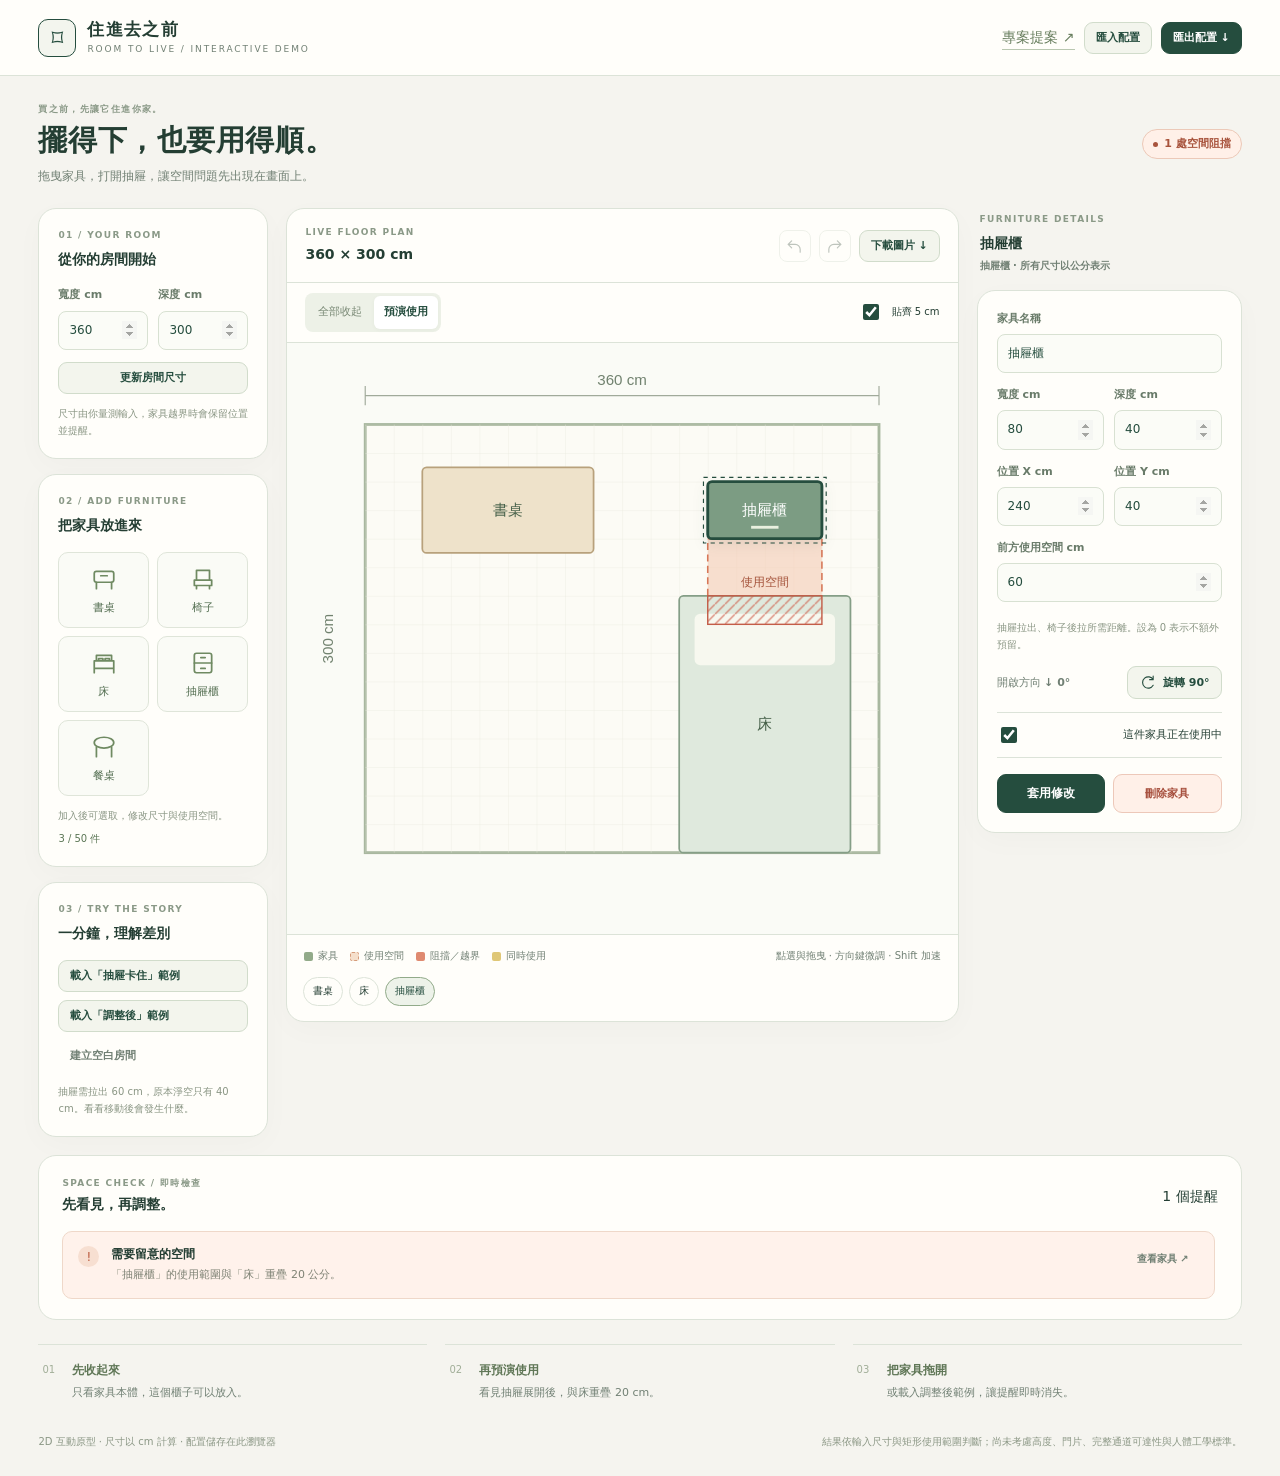
<file: furniture-proposal/index.html>
<!DOCTYPE html>
<html lang="zh-Hant">
<head>
  <meta charset="utf-8">
  <meta name="viewport" content="width=device-width, initial-scale=1">
  <meta name="theme-color" content="#254d3e">
  <meta name="description" content="住進去之前：能實際拖曳、旋轉家具的 2D 使用空間預演器。在買家具前，看見抽屜與椅子需要的操作空間。">
  <title>住進去之前｜家具使用空間預演器 Demo</title>
  <link rel="stylesheet" href="demo.css">
  <script src="room-engine.js" defer></script>
  <script src="demo.js" defer></script>
</head>
<body>
  <header class="app-header">
    <a class="brand" href="demo.html" aria-label="住進去之前首頁"><span class="brand-icon" aria-hidden="true">⌑</span><span><span class="brand-title">住進去之前</span><span class="brand-sub">ROOM TO LIVE / INTERACTIVE DEMO</span></span></a>
    <div class="header-actions"><a class="document-link" href="proposal.html">專案提案 ↗</a><button class="button secondary small" id="importBtn">匯入配置</button><button class="button primary small" id="exportBtn">匯出配置 ↓</button></div>
  </header>
  <main>
    <section class="intro-strip"><div><span class="section-kicker">買之前，先讓它住進你家。</span><h1 class="intro-title">擺得下，也要用得順。</h1><p class="intro-copy">拖曳家具，打開抽屜，讓空間問題先出現在畫面上。</p></div><span class="status-pill warning" id="statusPill" role="status" aria-live="polite">正在檢查空間</span></section>
    <div class="storage-warning" id="storageWarning" role="alert" hidden></div>
    <div class="app-layout">
      <aside class="left-panel" aria-label="房間與家具設定">
        <section class="panel-section"><div class="panel-heading"><span class="section-kicker">01 / YOUR ROOM</span><h2>從你的房間開始</h2></div><form class="room-form" id="roomForm"><div class="field-row"><div class="field"><label for="roomWidth">寬度 cm</label><input class="input" id="roomWidth" type="number" min="40" max="2000" step="1" value="360" required></div><div class="field"><label for="roomDepth">深度 cm</label><input class="input" id="roomDepth" type="number" min="40" max="2000" step="1" value="300" required></div></div><button class="button secondary small" type="submit">更新房間尺寸</button></form><p class="helper">尺寸由你量測輸入，家具越界時會保留位置並提醒。</p></section>
        <section class="panel-section"><div class="panel-heading"><span class="section-kicker">02 / ADD FURNITURE</span><h2>把家具放進來</h2></div><div class="library-grid"><button class="furniture-option" data-add="desk"><span class="furniture-icon" data-icon="desk"></span>書桌</button><button class="furniture-option" data-add="chair"><span class="furniture-icon" data-icon="chair"></span>椅子</button><button class="furniture-option" data-add="bed"><span class="furniture-icon" data-icon="bed"></span>床</button><button class="furniture-option" data-add="drawer"><span class="furniture-icon" data-icon="drawer"></span>抽屜櫃</button><button class="furniture-option" data-add="table"><span class="furniture-icon" data-icon="table"></span>餐桌</button></div><p class="library-note">加入後可選取，修改尺寸與使用空間。<span id="itemCount">3 / 50 件</span></p></section>
        <section class="panel-section"><div class="panel-heading"><span class="section-kicker">03 / TRY THE STORY</span><h2>一分鐘，理解差別</h2></div><div class="sample-actions"><button class="button secondary small" id="beforeBtn">載入「抽屜卡住」範例</button><button class="button secondary small" id="afterBtn">載入「調整後」範例</button><button class="button ghost small" id="emptyBtn">建立空白房間</button></div><p class="helper">抽屜需拉出 60 cm，原本淨空只有 40 cm。看看移動後會發生什麼。</p></section>
      </aside>

      <section class="workbench" aria-label="互動房間平面圖">
        <div class="canvas-toolbar"><div><span class="section-kicker">LIVE FLOOR PLAN</span><strong id="roomLabel">360 × 300 cm</strong></div><div class="view-controls"><button class="icon-btn" id="undoBtn" aria-label="復原上一個操作" title="復原 Ctrl/⌘ Z" disabled><span data-icon="undo"></span></button><button class="icon-btn" id="redoBtn" aria-label="重做上一個操作" title="重做" disabled><span data-icon="redo"></span></button><button class="button secondary small" id="pngBtn" title="下載目前平面圖">下載圖片 ↓</button></div></div>
        <div class="canvas-toolbar canvas-subtoolbar"><div class="segmented" role="group" aria-label="所有家具的使用範圍"><button id="closedBtn" aria-pressed="false">全部收起</button><button class="active" id="openBtn" aria-pressed="true">預演使用</button></div><label class="toggle-row snap-toggle"><input id="snapGrid" type="checkbox" checked>貼齊 5 cm</label></div>
        <div class="canvas-wrap"><svg id="roomSvg" xmlns="http://www.w3.org/2000/svg" viewBox="-60 -50 480 400" tabindex="0" role="group" aria-label="家具配置平面圖。點選或拖曳家具，方向鍵移動，Shift 加方向鍵移動 10 公分。"></svg></div>
        <div class="canvas-footer"><div class="canvas-legend"><span><i class="legend-dot body"></i>家具</span><span><i class="legend-dot use"></i>使用空間</span><span><i class="legend-dot error"></i>阻擋／越界</span><span><i class="legend-dot warning"></i>同時使用</span></div><p>點選與拖曳 · 方向鍵微調 · Shift 加速</p></div>
        <div class="object-list" id="objectList" aria-label="選取家具"></div>
      </section>

      <aside class="inspector" aria-label="選取家具的屬性">
        <div class="panel-heading"><span class="section-kicker">FURNITURE DETAILS</span><h2 class="inspector-title" id="inspectorTitle">抽屜櫃</h2><span class="selected-type" id="selectedType">調整一件家具，重新想像空間。</span></div>
        <div class="empty-inspector" id="emptyInspector" hidden><span data-icon="cursor"></span><p>點選畫面中的家具，<br>或從左側新增一件。</p></div>
        <form class="property-form" id="propertyForm">
          <div class="field full"><label for="itemName">家具名稱</label><input class="input" id="itemName" type="text" maxlength="60" required></div>
          <div class="field-row"><div class="field"><label for="itemWidth">寬度 cm</label><input class="input" id="itemWidth" type="number" min="5" max="1000" step="1" required></div><div class="field"><label for="itemDepth">深度 cm</label><input class="input" id="itemDepth" type="number" min="5" max="1000" step="1" required></div></div>
          <div class="field-row"><div class="field"><label for="itemX">位置 X cm</label><input class="input" id="itemX" type="number" min="-2000" max="4000" step="0.1" required></div><div class="field"><label for="itemY">位置 Y cm</label><input class="input" id="itemY" type="number" min="-2000" max="4000" step="0.1" required></div></div>
          <div class="field full"><label for="itemClearance">前方使用空間 cm</label><input class="input" id="itemClearance" type="number" min="0" max="200" step="1" required><p class="helper">抽屜拉出、椅子後拉所需距離。設為 0 表示不額外預留。</p></div>
          <div class="rotation-row"><span>開啟方向 <strong id="rotationValue">↓ 0°</strong></span><button class="button secondary small" id="rotateBtn" type="button"><span data-icon="rotate"></span>旋轉 90°</button></div>
          <label class="toggle-row"><input id="itemActive" type="checkbox">這件家具正在使用中</label>
          <p class="error-text" id="propertyError" role="alert" hidden></p><div class="property-actions"><button class="button primary" type="submit">套用修改</button><button class="button ghost danger small" id="deleteBtn" type="button">刪除家具</button></div>
        </form>
      </aside>

      <section class="alerts-panel" aria-labelledby="alertsTitle"><div class="alerts-header"><div><span class="section-kicker">SPACE CHECK / 即時檢查</span><h2 id="alertsTitle">先看見，再調整。</h2></div><span id="alertsCount">1 個提醒</span></div><div class="alerts-list" id="alertsList" aria-live="polite" aria-atomic="true"></div></section>
    </div>
    <section class="guide-strip" aria-label="操作提示"><div class="guide-step"><span class="step-number">01</span><div><strong>先收起來</strong><p>只看家具本體，這個櫃子可以放入。</p></div></div><div class="guide-step"><span class="step-number">02</span><div><strong>再預演使用</strong><p>看見抽屜展開後，與床重疊 20 cm。</p></div></div><div class="guide-step"><span class="step-number">03</span><div><strong>把家具拖開</strong><p>或載入調整後範例，讓提醒即時消失。</p></div></div></section>
    <footer class="footer-note"><span>2D 互動原型 · 尺寸以 cm 計算 · 配置儲存在此瀏覽器</span><p>結果依輸入尺寸與矩形使用範圍判斷；尚未考慮高度、門片、完整通道可達性與人體工學標準。</p></footer>
  </main>
  <input class="file-input" id="fileInput" type="file" accept="application/json,.json" hidden>
  <dialog class="modal" id="confirmDialog" aria-labelledby="confirmTitle"><div class="modal-heading"><span class="section-kicker">A NEW ARRANGEMENT</span><h2 id="confirmTitle">載入新的配置？</h2></div><div class="modal-body"><p id="confirmText">會取代目前配置，你可以使用復原回到上一個版本。</p></div><div class="modal-actions"><button class="button secondary" id="cancelConfirm">取消</button><button class="button primary" id="acceptConfirm">確認載入</button></div></dialog>
  <div class="toast" id="toast" role="status" aria-live="polite"><span id="toastText"></span><button class="toast-action" id="dismissToast" aria-label="關閉通知">✕</button></div>
</body>
</html>
</file>
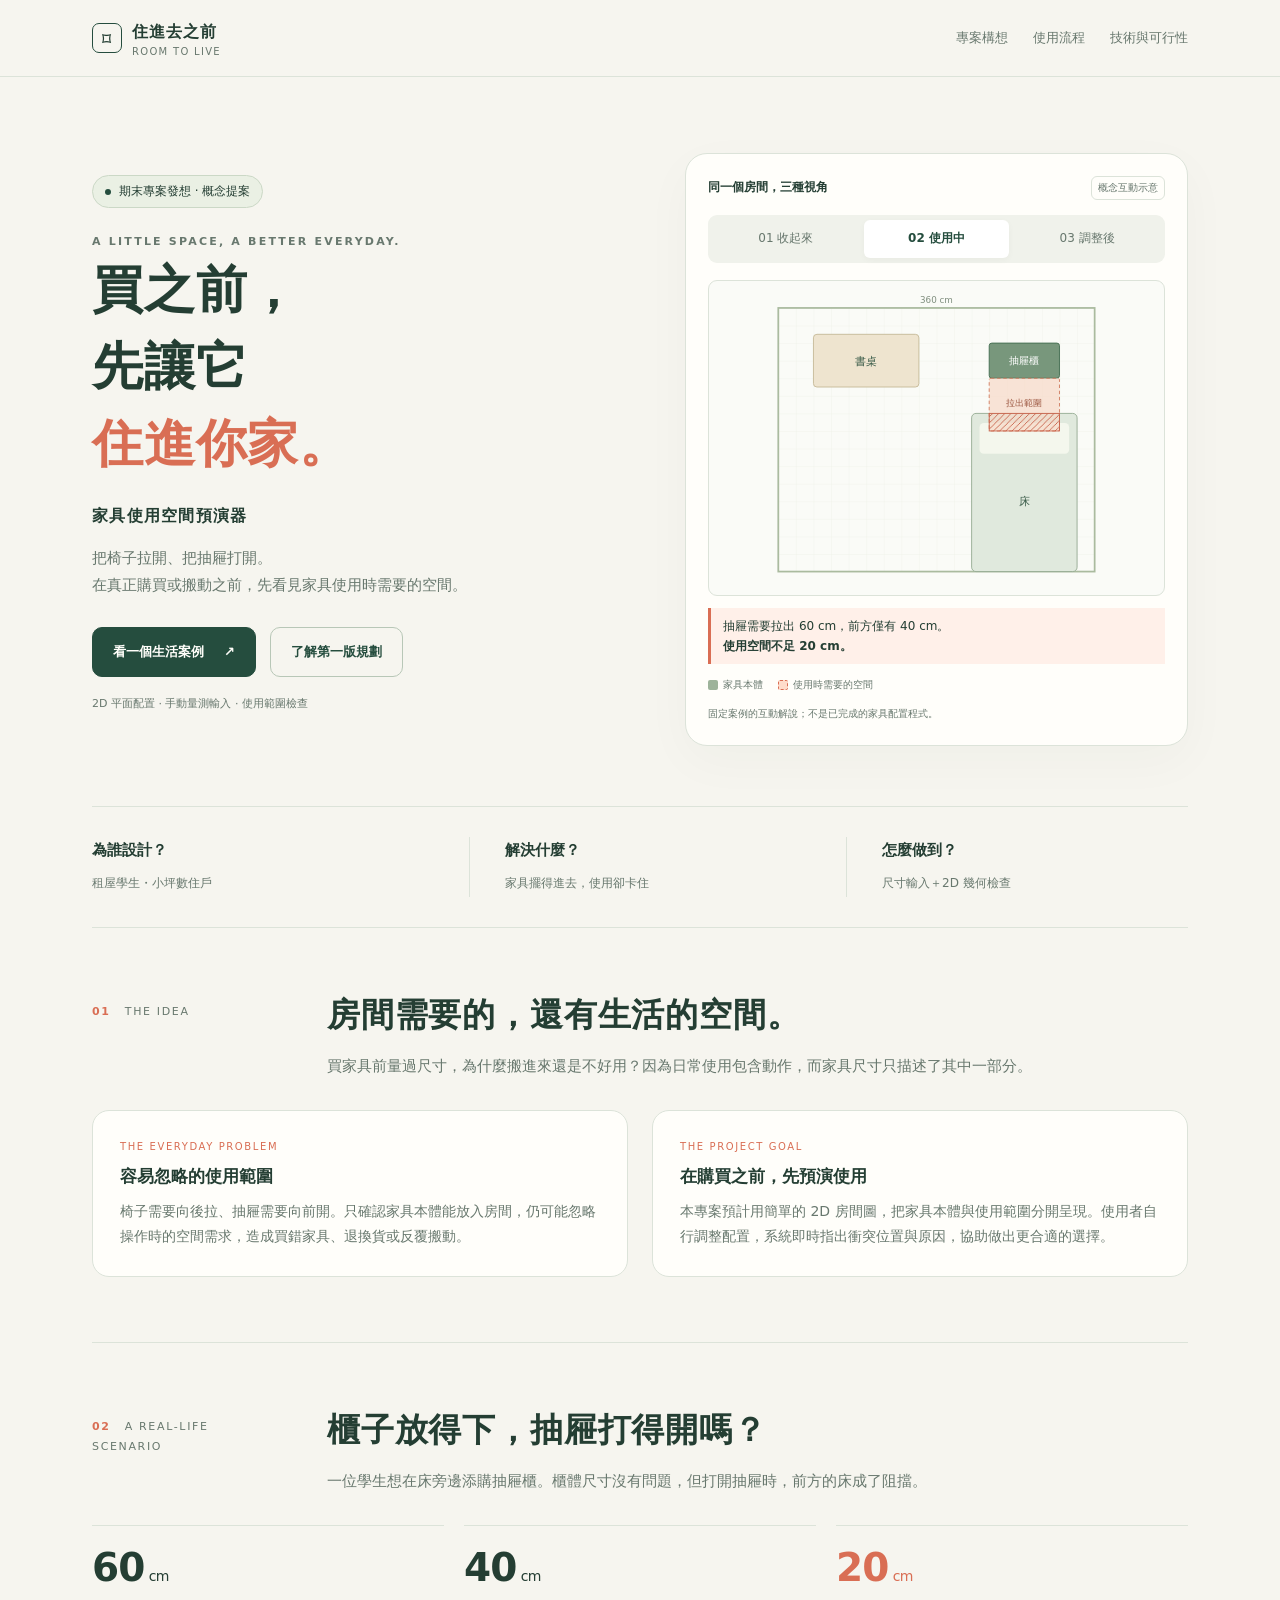
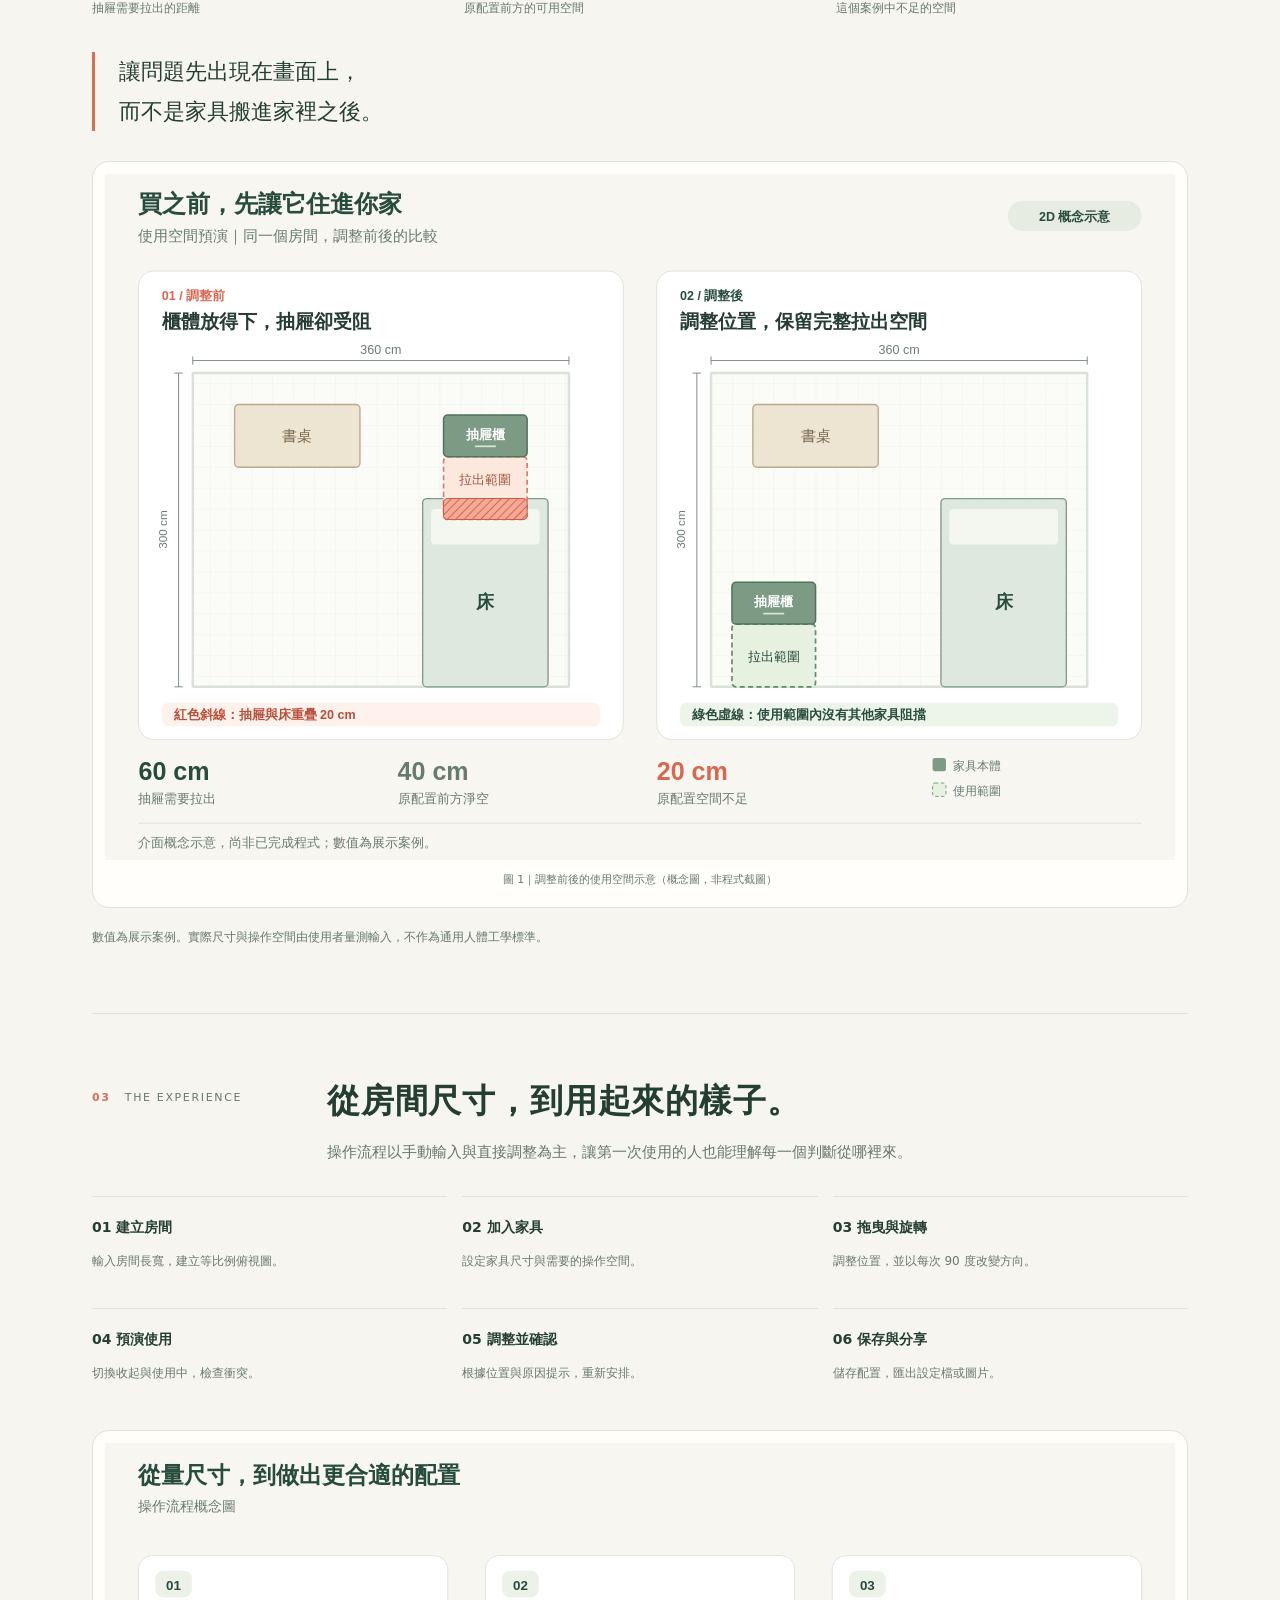
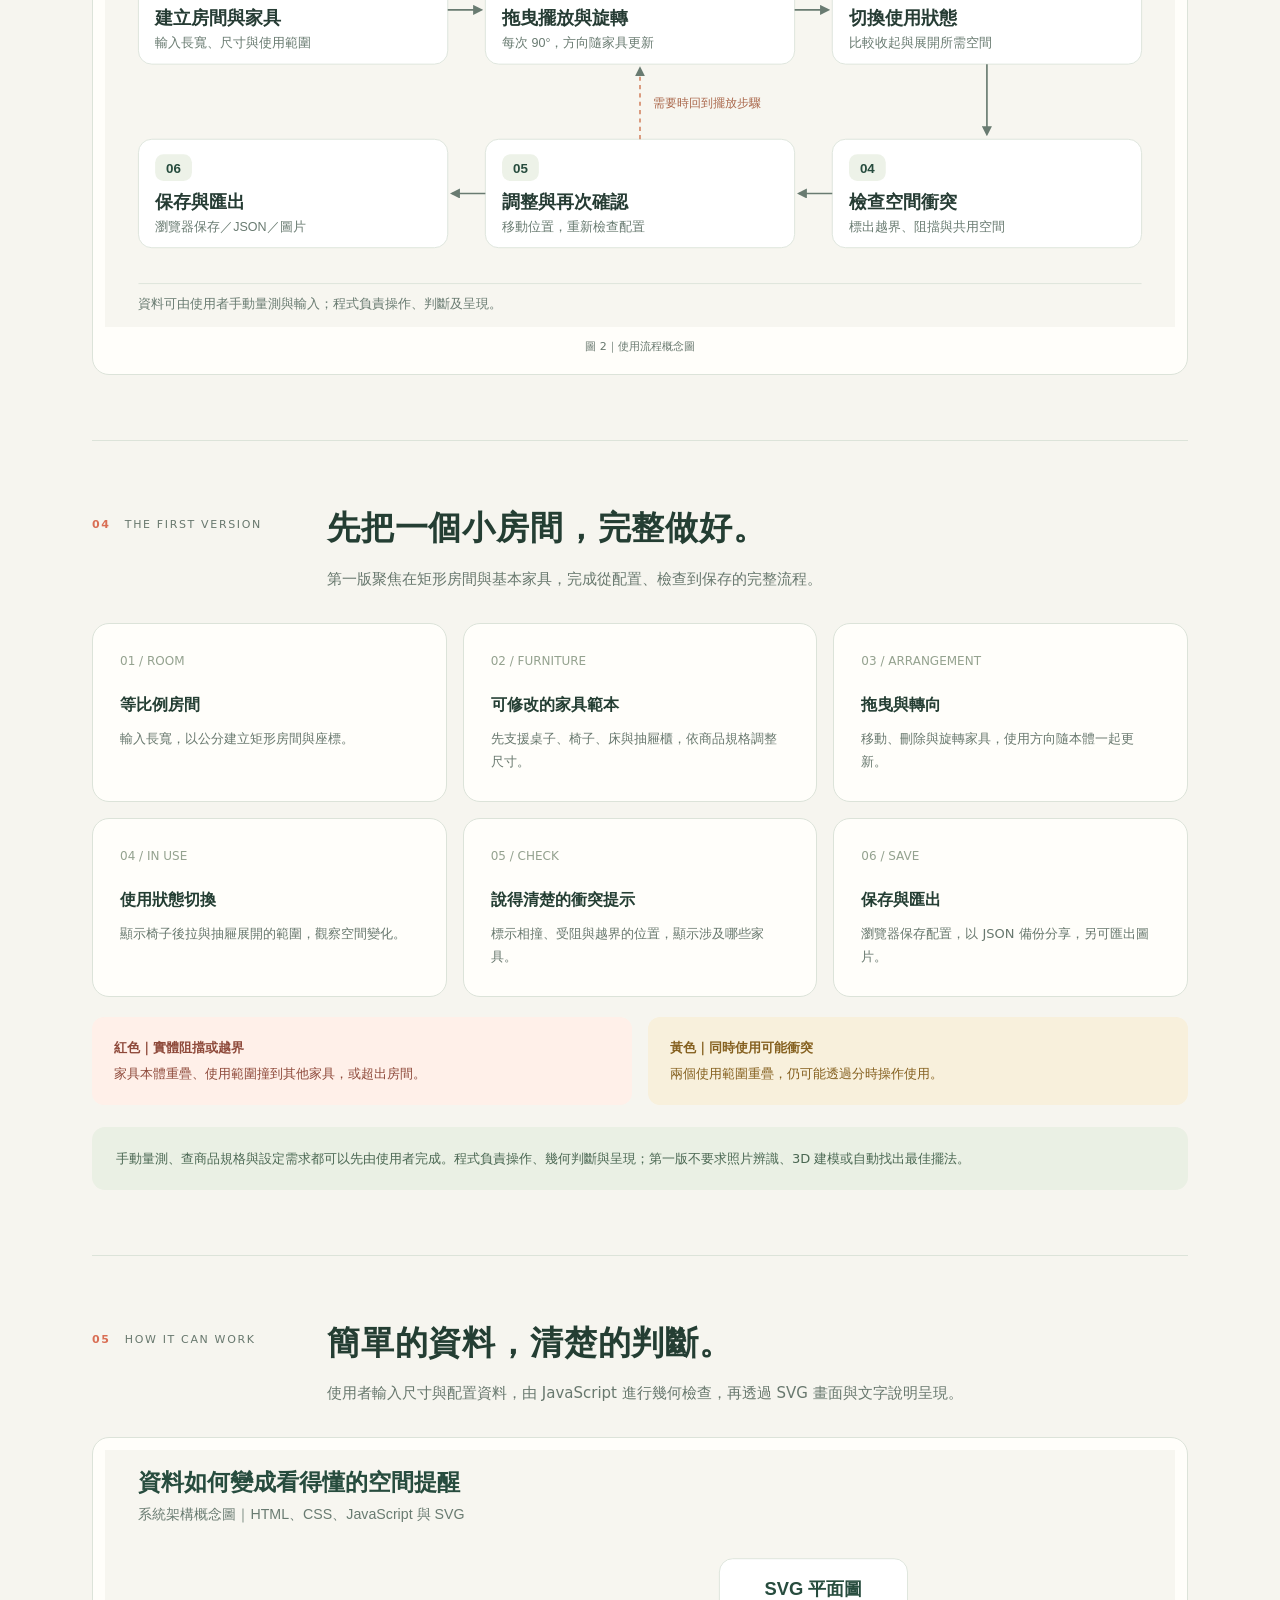
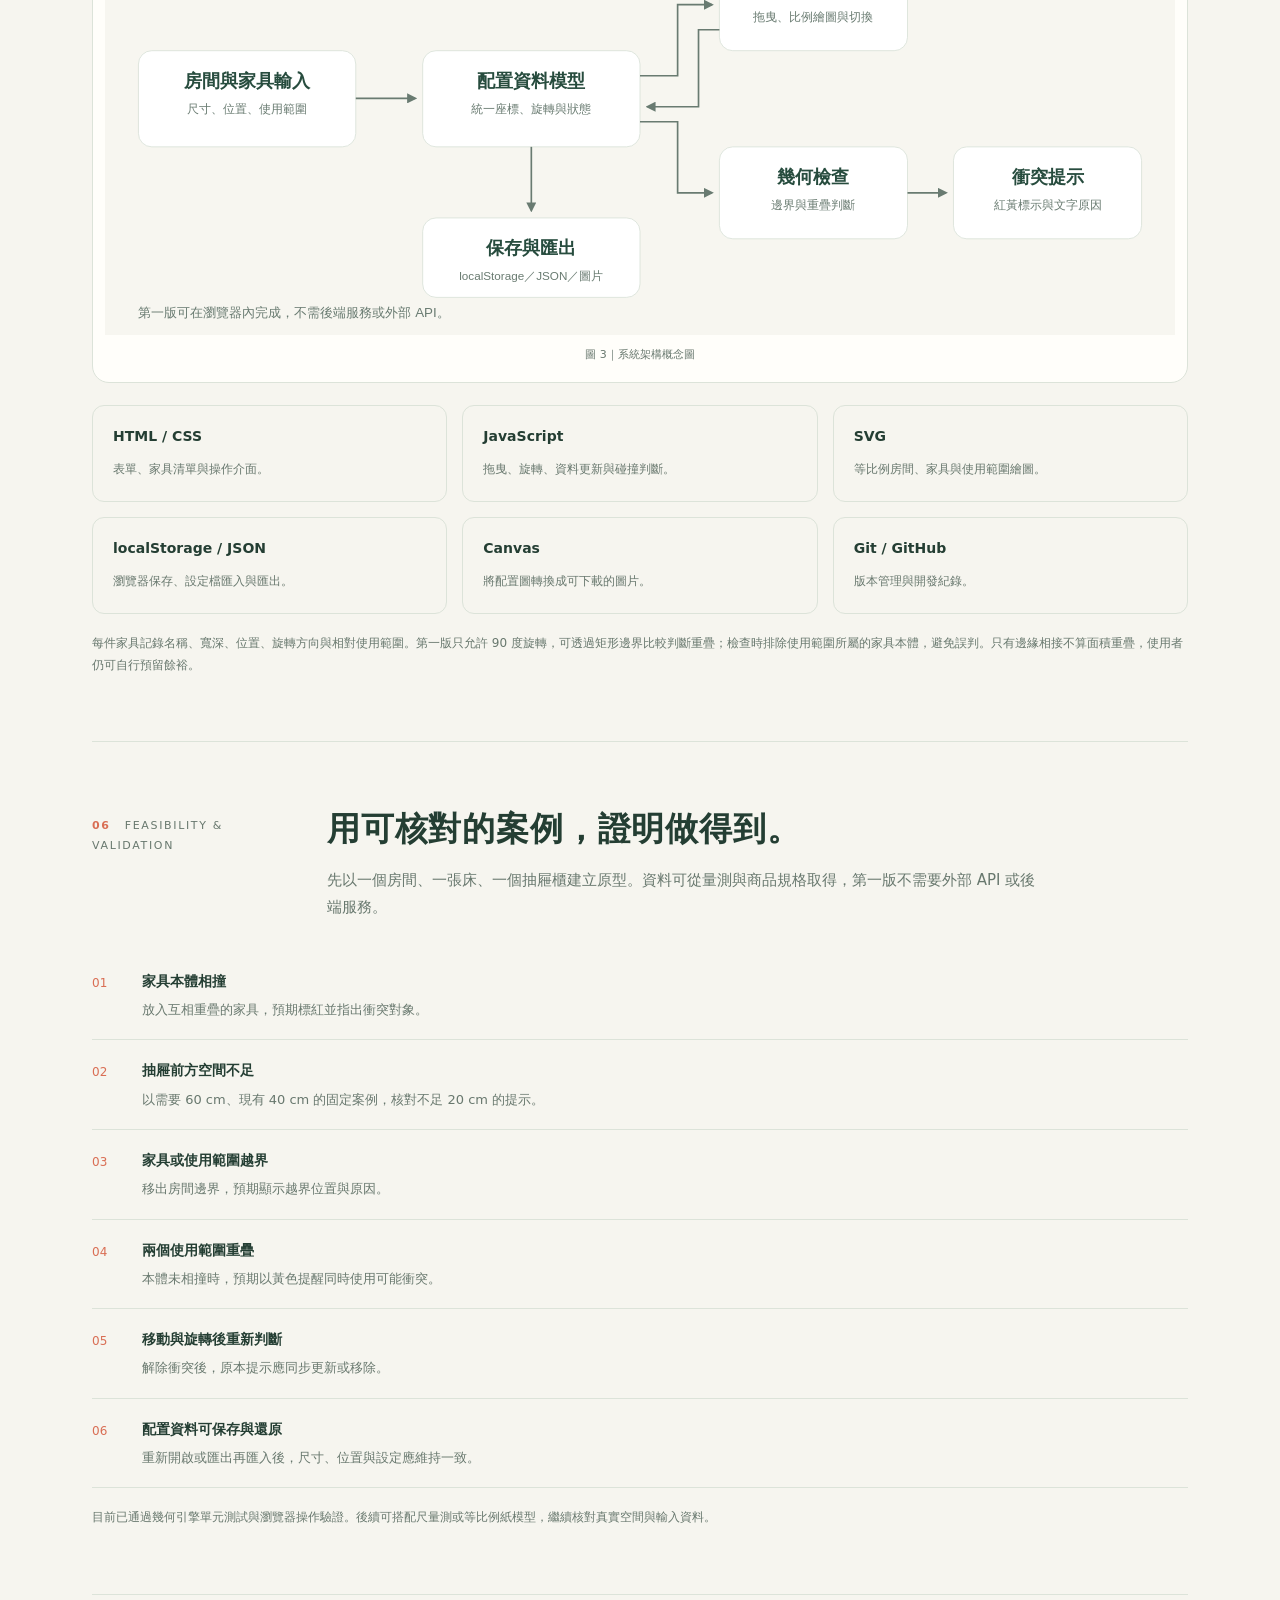
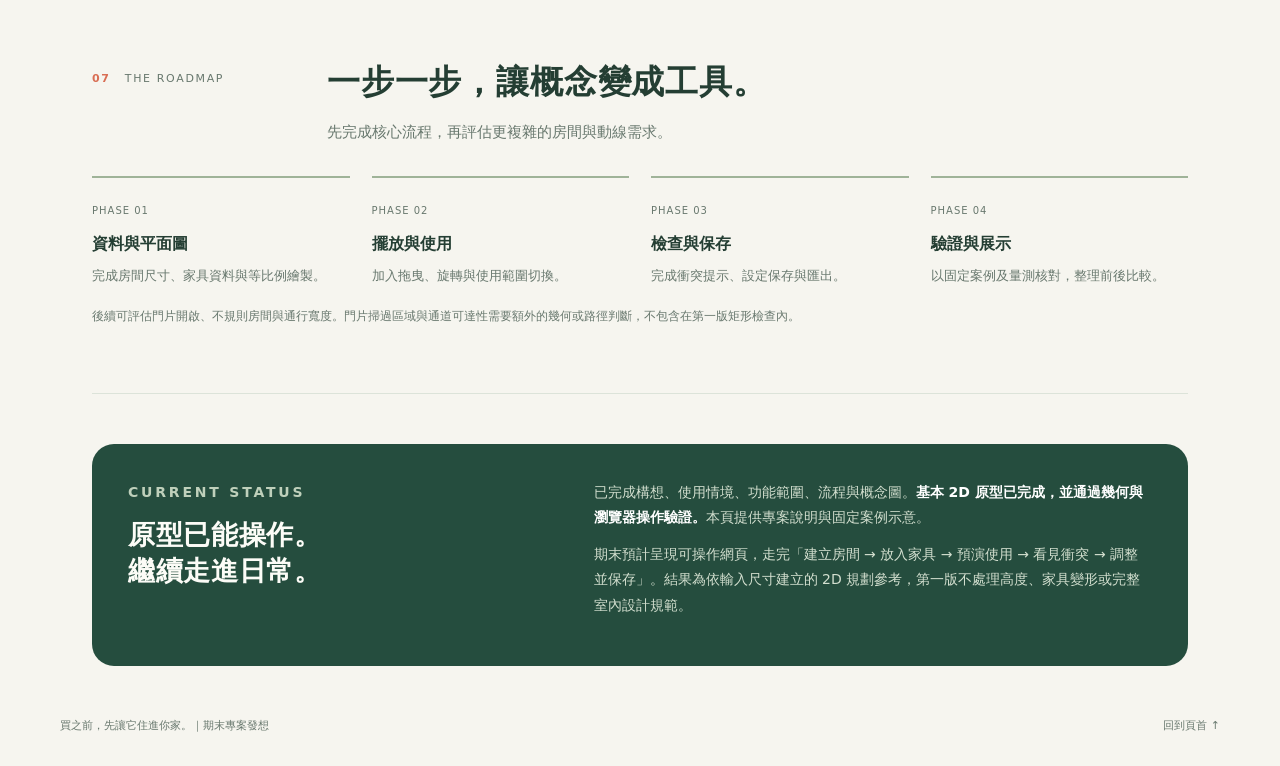
<file: furniture-proposal/proposal.html>
<!doctype html>
<html lang="zh-Hant">
<head>
  <meta charset="utf-8">
  <meta name="viewport" content="width=device-width, initial-scale=1">
  <meta name="theme-color" content="#254d3e">
  <meta name="description" content="買之前，先讓它住進你家。以 2D 平面圖預演椅子後拉與抽屜展開，提前看見家具使用時的空間衝突。期末專案發想與可行性提案。">
  <title>買之前，先讓它住進你家｜家具使用空間預演器</title>
  <style>
    :root{--bg:#f6f5ef;--paper:#fffefa;--ink:#243e33;--green:#254d3e;--muted:#68786e;--line:#dce3d9;--coral:#d96e54;--pale:#eaf0e4;--amber:#a76d16;--radius:22px}
    *{box-sizing:border-box}html{scroll-behavior:smooth;scroll-padding-top:110px}body{margin:0;background:var(--bg);color:var(--ink);font-family:"Noto Sans TC","Noto Sans CJK TC","PingFang TC","Microsoft JhengHei",system-ui,sans-serif;line-height:1.8;-webkit-font-smoothing:antialiased}a{color:inherit}button{font:inherit}button,a{-webkit-tap-highlight-color:transparent}a:focus-visible,button:focus-visible{outline:3px solid var(--coral);outline-offset:5px}img,svg{max-width:100%}img{display:block;width:100%;height:auto}button{cursor:pointer}h1,h2,h3,p{margin-top:0}h1,h2,h3{line-height:1.35}p{margin-bottom:1em}::selection{background:#f5d7bd}.skip{position:fixed;top:-100px;left:16px;z-index:20;background:var(--green);color:white;padding:12px 20px;border-radius:10px}.skip:focus{top:12px}.wrap{max-width:1160px;margin:auto;padding:0 32px}
    header{position:sticky;top:0;z-index:10;background:rgba(246,245,239,.96);border-bottom:1px solid var(--line);backdrop-filter:blur(12px)}.header-inner{min-height:76px;display:flex;align-items:center;justify-content:space-between;gap:20px}.brand{display:flex;align-items:center;gap:10px;text-decoration:none;font-weight:800;letter-spacing:.06em;white-space:nowrap}.brand-icon{width:30px;height:30px;display:grid;place-items:center;border:1.5px solid var(--green);border-radius:7px;font-size:17px}.brand small{font-size:10px;font-weight:500;letter-spacing:.13em;color:var(--muted);display:block;line-height:1.2}nav{display:flex;gap:25px;font-size:13px;color:var(--muted)}nav a{text-decoration:none;white-space:nowrap}nav a:hover{color:var(--coral)}
    .hero{padding:76px 0 60px;display:grid;grid-template-columns:1.05fr 1fr;gap:65px;align-items:center}.kicker{font-size:11px;letter-spacing:.2em;font-weight:700;color:var(--muted);text-transform:uppercase}.badge{display:inline-flex;align-items:center;gap:8px;padding:5px 12px;border:1px solid #cbd8c6;border-radius:100px;background:var(--pale);font-size:12px;margin-bottom:24px}.badge:before{content:"";width:6px;height:6px;background:var(--green);border-radius:50%}h1{font-family:"Noto Serif TC","Noto Serif CJK TC",serif;font-size:clamp(34px,4vw,53px);letter-spacing:.015em;font-weight:700;line-height:1.5;margin-bottom:19px}h1 span{display:block;color:var(--coral)}.subtitle{font-size:16px;font-weight:700;letter-spacing:.08em;margin-bottom:15px}.hero-copy{font-size:15px;color:var(--muted);max-width:470px}.hero-actions{display:flex;gap:14px;flex-wrap:wrap;margin-top:28px}.button{display:inline-flex;align-items:center;justify-content:center;gap:20px;text-decoration:none;background:var(--green);color:var(--paper);border:1px solid var(--green);border-radius:10px;padding:12px 20px;font-size:13px;font-weight:600}.button.secondary{background:transparent;color:var(--green);border-color:#b8c7b7}.hero-note{font-size:11px;color:var(--muted);margin-top:17px}
    .preview{background:var(--paper);border:1px solid var(--line);border-radius:var(--radius);padding:22px;box-shadow:0 15px 50px #253b2d08}.preview-top{display:flex;align-items:center;justify-content:space-between;gap:10px;margin-bottom:15px}.preview-top span:first-child{font-size:12px;font-weight:700}.preview-top span:last-child{font-size:10px;color:var(--muted);border:1px solid var(--line);border-radius:6px;padding:2px 6px}.tabs{display:flex;gap:5px;padding:5px;background:#f0f2eb;border-radius:9px}.tabs button{flex:1;border:0;border-radius:6px;background:transparent;color:var(--muted);padding:8px 3px;font-size:12px}.tabs button[aria-pressed="true"]{background:white;color:var(--green);box-shadow:0 2px 7px #00000009;font-weight:700}.room{background:#fafbf7;border:1px solid var(--line);border-radius:9px;padding:12px 16px;margin:17px 0 12px}.room svg{display:block;width:100%;max-height:290px;margin:auto}.room text{font-family:inherit;font-size:13px;fill:#3a5c49;text-anchor:middle}.room .minor{font-size:10px;fill:#7e8d7d}.status{min-height:49px;border-left:3px solid var(--coral);background:#fff0e9;padding:8px 12px;font-size:12px;line-height:1.7}.status.good{border-color:#7c9b72;background:#edf4e8}.legend{display:flex;gap:15px;flex-wrap:wrap;margin-top:12px;font-size:10px;color:var(--muted)}.legend span{display:inline-flex;gap:5px;align-items:center}.legend i{width:10px;height:10px;background:#9db39a;border-radius:2px}.legend i.space{background:#ffdccb;border:1px dashed var(--coral)}.preview-caption{font-size:10px;color:var(--muted);margin:11px 0 0}
    .intro-band{display:grid;grid-template-columns:repeat(3,1fr);gap:35px;border-top:1px solid var(--line);border-bottom:1px solid var(--line);padding:30px 0}.intro-band div+div{border-left:1px solid var(--line);padding-left:35px}.intro-band strong{display:block;font-size:15px;margin-bottom:4px}.intro-band span{font-size:12px;color:var(--muted)}section.content{padding:65px 0;border-bottom:1px solid var(--line)}.section-head{display:grid;grid-template-columns:190px 1fr;gap:45px;margin-bottom:30px}.section-index{font-size:11px;letter-spacing:.15em;color:var(--muted);padding-top:9px}.section-index b{color:var(--coral);margin-right:9px}h2{font-size:clamp(24px,3vw,33px);font-weight:650;letter-spacing:.025em;margin-bottom:15px}.lead{color:var(--muted);font-size:15px;max-width:720px;margin-bottom:0}.body-grid{display:grid;grid-template-columns:1fr 1fr;gap:24px}.card{background:var(--paper);border:1px solid var(--line);border-radius:17px;padding:27px}.card h3{font-size:17px;margin-bottom:11px}.card p{font-size:14px;color:var(--muted);margin-bottom:0}.card-label{display:block;color:var(--coral);font-size:10px;letter-spacing:.16em;margin-bottom:9px}.quote{font-family:"Noto Serif TC","Noto Serif CJK TC",serif;font-size:22px;line-height:1.8;border-left:3px solid var(--coral);padding-left:24px;margin:30px 0}.numbers{display:grid;grid-template-columns:repeat(3,1fr);gap:20px;margin:28px 0}.number{border-top:1px solid var(--line);padding-top:17px}.number strong{display:block;font-size:39px;line-height:1.3;letter-spacing:-.02em}.number strong small{font-size:14px;font-weight:400;margin-left:4px}.number span{font-size:12px;color:var(--muted)}.number:last-child strong{color:var(--coral)}figure{margin:25px 0 0;background:var(--paper);border:1px solid var(--line);border-radius:17px;padding:12px;overflow:hidden}figcaption{font-size:11px;color:var(--muted);text-align:center;padding:10px 7px 5px}.section-note{font-size:12px;color:var(--muted);margin:19px 0 0}
    .features{display:grid;grid-template-columns:repeat(3,1fr);gap:16px}.feature-number{font-size:12px;color:#94a28f;margin-bottom:22px}.feature h3{font-size:16px}.feature p{font-size:13px}.alerts{display:grid;grid-template-columns:1fr 1fr;gap:16px;margin-top:20px}.alert{border-radius:12px;padding:19px 22px;background:#fff0e9;font-size:13px;color:#8e493a}.alert.amber{background:#f8f0dc;color:#85601f}.alert strong{display:block;margin-bottom:3px}.scope{background:var(--pale);border-radius:13px;padding:20px 24px;margin-top:22px;font-size:13px;color:#4a6752}.steps{list-style:none;padding:0;margin:0;display:grid;grid-template-columns:repeat(3,1fr);gap:15px}.steps li{border-top:1px solid var(--line);padding:18px 0}.steps b{display:block;font-size:14px;margin-bottom:6px}.steps span{font-size:12px;color:var(--muted)}.tech-grid{display:grid;grid-template-columns:repeat(3,1fr);gap:15px;margin-top:22px}.tech{padding:18px 20px;border:1px solid var(--line);border-radius:12px}.tech strong{font-size:14px;display:block;margin-bottom:5px}.tech span{font-size:12px;color:var(--muted)}.verification{margin:0;padding:0;list-style:none;counter-reset:verify}.verification li{counter-increment:verify;display:grid;grid-template-columns:35px 1fr;gap:15px;padding:18px 0;border-bottom:1px solid var(--line)}.verification li:before{content:counter(verify,decimal-leading-zero);color:var(--coral);font-size:12px;padding-top:4px}.verification strong{font-size:14px;display:block}.verification p{font-size:13px;color:var(--muted);margin:4px 0 0}.schedule{display:grid;grid-template-columns:repeat(4,1fr);gap:22px}.phase{border-top:2px solid #9fb398;padding-top:17px}.phase span{font-size:10px;letter-spacing:.1em;color:var(--muted)}.phase h3{font-size:16px;margin:9px 0}.phase p{font-size:13px;color:var(--muted);margin-bottom:0}.closing{margin:50px 0;background:var(--green);color:#fcfcf7;border-radius:var(--radius);padding:36px;display:grid;grid-template-columns:1fr 1.3fr;gap:36px}.closing .kicker{color:#bfd0bb}.closing h2{font-size:27px;margin-bottom:0}.closing p{font-size:14px;color:#d3dfcf;margin-bottom:12px}.closing strong{color:#fff}.footer{display:flex;justify-content:space-between;gap:20px;flex-wrap:wrap;padding:0 0 30px;font-size:11px;color:var(--muted)}.footer a{text-decoration:none}.footer a:hover{text-decoration:underline}
    @media(max-width:950px){.hero{gap:30px;padding-top:50px}.section-head{grid-template-columns:140px 1fr;gap:25px}.features{grid-template-columns:repeat(2,1fr)}.hero h1{font-size:36px}.schedule{grid-template-columns:repeat(2,1fr)}}
    @media(max-width:680px){.wrap{padding:0 20px}.header-inner{min-height:68px;gap:10px}.brand{font-size:13px}.brand small{font-size:8px}.brand-icon{width:26px;height:26px}nav{gap:13px;font-size:11px}nav a:nth-child(2){display:none}.hero{grid-template-columns:1fr;gap:30px;padding:40px 0}.hero h1{font-size:38px}.hero-copy{max-width:100%}.preview{padding:18px}.intro-band{gap:12px;padding:22px 0}.intro-band div+div{padding-left:12px}.intro-band strong{font-size:13px}.intro-band span{font-size:11px}.section-head{grid-template-columns:1fr;gap:12px;margin-bottom:24px}.section-index{padding:0}.content.content{padding:42px 0}.body-grid,.alerts,.closing{grid-template-columns:1fr}.features,.tech-grid{grid-template-columns:1fr 1fr;gap:12px}.card{padding:20px}.feature-number{margin-bottom:14px}.quote{font-size:19px;padding-left:18px}.numbers{gap:10px}.number strong{font-size:33px}.number span{font-size:11px}.steps{grid-template-columns:1fr 1fr}.closing{padding:26px;gap:20px;margin:35px 0}.closing h2{font-size:25px}figure{padding:5px;border-radius:12px}figcaption{font-size:10px}.hero-note{font-size:10px}.tech{padding:16px}.tech strong{font-size:13px}.footer{gap:10px}html{scroll-padding-top:90px}}
    @media(max-width:370px){.wrap{padding:0 15px}.hero h1{font-size:33px}.features,.tech-grid,.steps,.schedule{grid-template-columns:1fr}nav{gap:9px}.brand small{display:none}}
    @media(prefers-reduced-motion:reduce){html{scroll-behavior:auto}*{animation:none!important;transition:none!important}}
    @media print{header,.hero-actions,.tabs,.skip,.footer a{display:none}.wrap{max-width:none;padding:0}.hero{padding:0 0 20px;gap:25px}h1{font-size:30px}.hero-copy{font-size:12px}.content.content{padding:25px 0}.card,figure,.preview,.closing,.verification li{break-inside:avoid}body{font-size:11px;background:white}.closing{-webkit-print-color-adjust:exact;print-color-adjust:exact}.features{grid-template-columns:repeat(2,1fr)}}
  </style>
</head>
<body>
  <a class="skip" href="#main">跳至專案內容</a>
  <header><div class="wrap header-inner"><a class="brand" href="#top" aria-label="回到頁首"><span class="brand-icon" aria-hidden="true">⌑</span><span>住進去之前<small>ROOM TO LIVE</small></span></a><nav aria-label="專案導覽"><a href="#idea">專案構想</a><a href="#flow">使用流程</a><a href="#technology">技術與可行性</a></nav></div></header>
  <main class="wrap" id="main">
    <section class="hero" id="top" aria-labelledby="title">
      <div><div class="badge">期末專案發想 · 概念提案</div><div class="kicker">A LITTLE SPACE, A BETTER EVERYDAY.</div><h1 id="title">買之前，<br>先讓它<span>住進你家。</span></h1><p class="subtitle">家具使用空間預演器</p><p class="hero-copy">把椅子拉開、把抽屜打開。<br>在真正購買或搬動之前，先看見家具使用時需要的空間。</p><div class="hero-actions"><a class="button" href="#scenario">看一個生活案例 <span aria-hidden="true">↗</span></a><a class="button secondary" href="#features">了解第一版規劃</a></div><p class="hero-note">2D 平面配置 · 手動量測輸入 · 使用範圍檢查</p></div>
      <div class="preview" aria-label="概念互動示意，尚非完整應用程式"><div class="preview-top"><span>同一個房間，三種視角</span><span>概念互動示意</span></div><div class="tabs" role="group" aria-label="切換空間示意"><button type="button" data-mode="closed" aria-pressed="false">01 收起來</button><button type="button" data-mode="use" aria-pressed="true">02 使用中</button><button type="button" data-mode="after" aria-pressed="false">03 調整後</button></div>
        <div class="room"><svg viewBox="-18 -17 396 330" role="img" aria-labelledby="roomTitle roomDesc"><title id="roomTitle">抽屜使用範圍概念示意</title><desc id="roomDesc">房間為 360 乘 300 公分。原配置抽屜展開時與床重疊 20 公分，調整櫃子位置後解除此重疊。</desc><defs><pattern id="grid" width="20" height="20" patternUnits="userSpaceOnUse"><path d="M20 0H0V20" fill="none" stroke="#e8ede3" stroke-width=".6"/></pattern><pattern id="hatch" width="7" height="7" patternUnits="userSpaceOnUse"><path d="M0 7 7 0" stroke="#c76149" stroke-width="1"/></pattern></defs><rect width="360" height="300" fill="url(#grid)" stroke="#aabb9f" stroke-width="2"/><text x="180" y="-6" class="minor">360 cm</text><rect x="40" y="30" width="120" height="60" rx="4" fill="#eee4cf" stroke="#c4b795"/><text x="100" y="65">書桌</text><rect x="220" y="120" width="120" height="180" rx="5" fill="#e0e9dd" stroke="#93aa91"/><rect x="229" y="131" width="102" height="35" rx="5" fill="#f4f7ed"/><text x="280" y="224">床</text><g id="cabinet" transform="translate(240 40)"><rect width="80" height="40" rx="3" fill="#78977c" stroke="#416b4e"/><text x="40" y="24" style="fill:white;font-size:11px">抽屜櫃</text><g id="useZone"><rect y="40" width="80" height="60" rx="2" fill="#f8d7c5" fill-opacity=".65" stroke="#cf775a" stroke-dasharray="4 3"/><text x="40" y="72" style="font-size:10px;fill:#9b553f">拉出範圍</text></g></g><rect id="collision" x="240" y="120" width="80" height="20" fill="url(#hatch)" stroke="#c76149"/></svg></div>
        <div class="status" id="previewStatus" role="status" aria-live="polite">抽屜需要拉出 60 cm，前方僅有 40 cm。<br><strong>使用空間不足 20 cm。</strong></div><div class="legend"><span><i></i>家具本體</span><span><i class="space"></i>使用時需要的空間</span></div><p class="preview-caption">固定案例的互動解說；不是已完成的家具配置程式。</p>
      </div>
    </section>
    <div class="intro-band" aria-label="提案重點"><div><strong>為誰設計？</strong><span>租屋學生・小坪數住戶</span></div><div><strong>解決什麼？</strong><span>家具擺得進去，使用卻卡住</span></div><div><strong>怎麼做到？</strong><span>尺寸輸入＋2D 幾何檢查</span></div></div>

    <section class="content" id="idea" aria-labelledby="ideaTitle"><div class="section-head"><div class="section-index"><b>01</b> THE IDEA</div><div><h2 id="ideaTitle">房間需要的，還有生活的空間。</h2><p class="lead">買家具前量過尺寸，為什麼搬進來還是不好用？因為日常使用包含動作，而家具尺寸只描述了其中一部分。</p></div></div><div class="body-grid"><article class="card"><span class="card-label">THE EVERYDAY PROBLEM</span><h3>容易忽略的使用範圍</h3><p>椅子需要向後拉、抽屜需要向前開。只確認家具本體能放入房間，仍可能忽略操作時的空間需求，造成買錯家具、退換貨或反覆搬動。</p></article><article class="card"><span class="card-label">THE PROJECT GOAL</span><h3>在購買之前，先預演使用</h3><p>本專案預計用簡單的 2D 房間圖，把家具本體與使用範圍分開呈現。使用者自行調整配置，系統即時指出衝突位置與原因，協助做出更合適的選擇。</p></article></div></section>

    <section class="content" id="scenario" aria-labelledby="scenarioTitle"><div class="section-head"><div class="section-index"><b>02</b> A REAL-LIFE SCENARIO</div><div><h2 id="scenarioTitle">櫃子放得下，抽屜打得開嗎？</h2><p class="lead">一位學生想在床旁邊添購抽屜櫃。櫃體尺寸沒有問題，但打開抽屜時，前方的床成了阻擋。</p></div></div><div class="numbers"><div class="number"><strong>60<small>cm</small></strong><span>抽屜需要拉出的距離</span></div><div class="number"><strong>40<small>cm</small></strong><span>原配置前方的可用空間</span></div><div class="number"><strong>20<small>cm</small></strong><span>這個案例中不足的空間</span></div></div><p class="quote">讓問題先出現在畫面上，<br>而不是家具搬進家裡之後。</p><figure><img src="assets/room-concept.svg" alt="圖 1：同一個 360 乘 300 公分房間的調整前後配置。原配置抽屜與床重疊 20 公分，移動櫃子後保留完整拉出空間。" loading="lazy" width="1280" height="820"><figcaption>圖 1｜調整前後的使用空間示意（概念圖，非程式截圖）</figcaption></figure><p class="section-note">數值為展示案例。實際尺寸與操作空間由使用者量測輸入，不作為通用人體工學標準。</p></section>

    <section class="content" id="flow" aria-labelledby="flowTitle"><div class="section-head"><div class="section-index"><b>03</b> THE EXPERIENCE</div><div><h2 id="flowTitle">從房間尺寸，到用起來的樣子。</h2><p class="lead">操作流程以手動輸入與直接調整為主，讓第一次使用的人也能理解每一個判斷從哪裡來。</p></div></div><ol class="steps"><li><b>01 建立房間</b><span>輸入房間長寬，建立等比例俯視圖。</span></li><li><b>02 加入家具</b><span>設定家具尺寸與需要的操作空間。</span></li><li><b>03 拖曳與旋轉</b><span>調整位置，並以每次 90 度改變方向。</span></li><li><b>04 預演使用</b><span>切換收起與使用中，檢查衝突。</span></li><li><b>05 調整並確認</b><span>根據位置與原因提示，重新安排。</span></li><li><b>06 保存與分享</b><span>儲存配置，匯出設定檔或圖片。</span></li></ol><figure><img src="assets/workflow.svg" alt="圖 2：輸入房間與家具、拖曳旋轉、切換使用狀態、檢查衝突、調整確認，最後保存與匯出的操作流程。" loading="lazy" width="1280" height="580"><figcaption>圖 2｜使用流程概念圖</figcaption></figure></section>

    <section class="content" id="features" aria-labelledby="featuresTitle"><div class="section-head"><div class="section-index"><b>04</b> THE FIRST VERSION</div><div><h2 id="featuresTitle">先把一個小房間，完整做好。</h2><p class="lead">第一版聚焦在矩形房間與基本家具，完成從配置、檢查到保存的完整流程。</p></div></div><div class="features"><article class="card feature"><div class="feature-number">01 / ROOM</div><h3>等比例房間</h3><p>輸入長寬，以公分建立矩形房間與座標。</p></article><article class="card feature"><div class="feature-number">02 / FURNITURE</div><h3>可修改的家具範本</h3><p>先支援桌子、椅子、床與抽屜櫃，依商品規格調整尺寸。</p></article><article class="card feature"><div class="feature-number">03 / ARRANGEMENT</div><h3>拖曳與轉向</h3><p>移動、刪除與旋轉家具，使用方向隨本體一起更新。</p></article><article class="card feature"><div class="feature-number">04 / IN USE</div><h3>使用狀態切換</h3><p>顯示椅子後拉與抽屜展開的範圍，觀察空間變化。</p></article><article class="card feature"><div class="feature-number">05 / CHECK</div><h3>說得清楚的衝突提示</h3><p>標示相撞、受阻與越界的位置，顯示涉及哪些家具。</p></article><article class="card feature"><div class="feature-number">06 / SAVE</div><h3>保存與匯出</h3><p>瀏覽器保存配置，以 JSON 備份分享，另可匯出圖片。</p></article></div><div class="alerts"><div class="alert"><strong>紅色｜實體阻擋或越界</strong>家具本體重疊、使用範圍撞到其他家具，或超出房間。</div><div class="alert amber"><strong>黃色｜同時使用可能衝突</strong>兩個使用範圍重疊，仍可能透過分時操作使用。</div></div><div class="scope">手動量測、查商品規格與設定需求都可以先由使用者完成。程式負責操作、幾何判斷與呈現；第一版不要求照片辨識、3D 建模或自動找出最佳擺法。</div></section>

    <section class="content" id="technology" aria-labelledby="techTitle"><div class="section-head"><div class="section-index"><b>05</b> HOW IT CAN WORK</div><div><h2 id="techTitle">簡單的資料，清楚的判斷。</h2><p class="lead">使用者輸入尺寸與配置資料，由 JavaScript 進行幾何檢查，再透過 SVG 畫面與文字說明呈現。</p></div></div><figure><img src="assets/architecture.svg" alt="圖 3：房間家具輸入建立配置資料模型，連接 SVG 平面圖、幾何檢查、衝突提示以及儲存匯出功能。" loading="lazy" width="1280" height="580"><figcaption>圖 3｜系統架構概念圖</figcaption></figure><div class="tech-grid"><div class="tech"><strong>HTML / CSS</strong><span>表單、家具清單與操作介面。</span></div><div class="tech"><strong>JavaScript</strong><span>拖曳、旋轉、資料更新與碰撞判斷。</span></div><div class="tech"><strong>SVG</strong><span>等比例房間、家具與使用範圍繪圖。</span></div><div class="tech"><strong>localStorage / JSON</strong><span>瀏覽器保存、設定檔匯入與匯出。</span></div><div class="tech"><strong>Canvas</strong><span>將配置圖轉換成可下載的圖片。</span></div><div class="tech"><strong>Git / GitHub</strong><span>版本管理與開發紀錄。</span></div></div><p class="section-note">每件家具記錄名稱、寬深、位置、旋轉方向與相對使用範圍。第一版只允許 90 度旋轉，可透過矩形邊界比較判斷重疊；檢查時排除使用範圍所屬的家具本體，避免誤判。只有邊緣相接不算面積重疊，使用者仍可自行預留餘裕。</p></section>

    <section class="content" id="validation" aria-labelledby="validationTitle"><div class="section-head"><div class="section-index"><b>06</b> FEASIBILITY & VALIDATION</div><div><h2 id="validationTitle">用可核對的案例，證明做得到。</h2><p class="lead">先以一個房間、一張床、一個抽屜櫃建立原型。資料可從量測與商品規格取得，第一版不需要外部 API 或後端服務。</p></div></div><ol class="verification"><li><div><strong>家具本體相撞</strong><p>放入互相重疊的家具，預期標紅並指出衝突對象。</p></div></li><li><div><strong>抽屜前方空間不足</strong><p>以需要 60 cm、現有 40 cm 的固定案例，核對不足 20 cm 的提示。</p></div></li><li><div><strong>家具或使用範圍越界</strong><p>移出房間邊界，預期顯示越界位置與原因。</p></div></li><li><div><strong>兩個使用範圍重疊</strong><p>本體未相撞時，預期以黃色提醒同時使用可能衝突。</p></div></li><li><div><strong>移動與旋轉後重新判斷</strong><p>解除衝突後，原本提示應同步更新或移除。</p></div></li><li><div><strong>配置資料可保存與還原</strong><p>重新開啟或匯出再匯入後，尺寸、位置與設定應維持一致。</p></div></li></ol><p class="section-note">目前已通過幾何引擎單元測試與瀏覽器操作驗證。後續可搭配尺量測或等比例紙模型，繼續核對真實空間與輸入資料。</p></section>

    <section class="content" id="roadmap" aria-labelledby="roadmapTitle"><div class="section-head"><div class="section-index"><b>07</b> THE ROADMAP</div><div><h2 id="roadmapTitle">一步一步，讓概念變成工具。</h2><p class="lead">先完成核心流程，再評估更複雜的房間與動線需求。</p></div></div><div class="schedule"><article class="phase"><span>PHASE 01</span><h3>資料與平面圖</h3><p>完成房間尺寸、家具資料與等比例繪製。</p></article><article class="phase"><span>PHASE 02</span><h3>擺放與使用</h3><p>加入拖曳、旋轉與使用範圍切換。</p></article><article class="phase"><span>PHASE 03</span><h3>檢查與保存</h3><p>完成衝突提示、設定保存與匯出。</p></article><article class="phase"><span>PHASE 04</span><h3>驗證與展示</h3><p>以固定案例及量測核對，整理前後比較。</p></article></div><p class="section-note">後續可評估門片開啟、不規則房間與通行寬度。門片掃過區域與通道可達性需要額外的幾何或路徑判斷，不包含在第一版矩形檢查內。</p></section>
    <aside class="closing" aria-labelledby="statusTitle"><div><p class="kicker">CURRENT STATUS</p><h2 id="statusTitle">原型已能操作。<br>繼續走進日常。</h2></div><div><p>已完成構想、使用情境、功能範圍、流程與概念圖。<strong>基本 2D 原型已完成，並通過幾何與瀏覽器操作驗證。</strong>本頁提供專案說明與固定案例示意。</p><p>期末預計呈現可操作網頁，走完「建立房間 → 放入家具 → 預演使用 → 看見衝突 → 調整並保存」。結果為依輸入尺寸建立的 2D 規劃參考，第一版不處理高度、家具變形或完整室內設計規範。</p></div></aside>
  </main>
  <footer class="wrap footer"><span>買之前，先讓它住進你家。｜期末專案發想</span><a href="#top">回到頁首 ↑</a></footer>
  <script>
    (()=>{
      const buttons=Array.from(document.querySelectorAll('[data-mode]'));
      const cabinet=document.getElementById('cabinet');
      const zone=document.getElementById('useZone');
      const collision=document.getElementById('collision');
      const status=document.getElementById('previewStatus');
      const texts={closed:['只看櫃體，這個位置可以放入。','切換「使用中」，查看抽屜拉出後的範圍。'],use:['抽屜需要拉出 60 cm，前方僅有 40 cm。','使用空間不足 20 cm。'],after:['移動櫃子後，保留完整的 60 cm 拉出範圍。','此案例的抽屜與床重疊已解除。']};
      buttons.forEach(button=>button.addEventListener('click',()=>{
        const mode=button.dataset.mode;
        buttons.forEach(b=>b.setAttribute('aria-pressed',String(b===button)));
        cabinet.setAttribute('transform',mode==='after'?'translate(20 200)':'translate(240 40)');
        zone.style.display=mode==='closed'?'none':'';
        collision.style.display=mode==='use'?'':'none';
        status.classList.toggle('good',mode!=='use');
        status.replaceChildren(document.createTextNode(texts[mode][0]),document.createElement('br'));
        const strong=document.createElement('strong');strong.textContent=texts[mode][1];status.append(strong);
      }));
    })();
  </script>
</body>
</html>
</file>
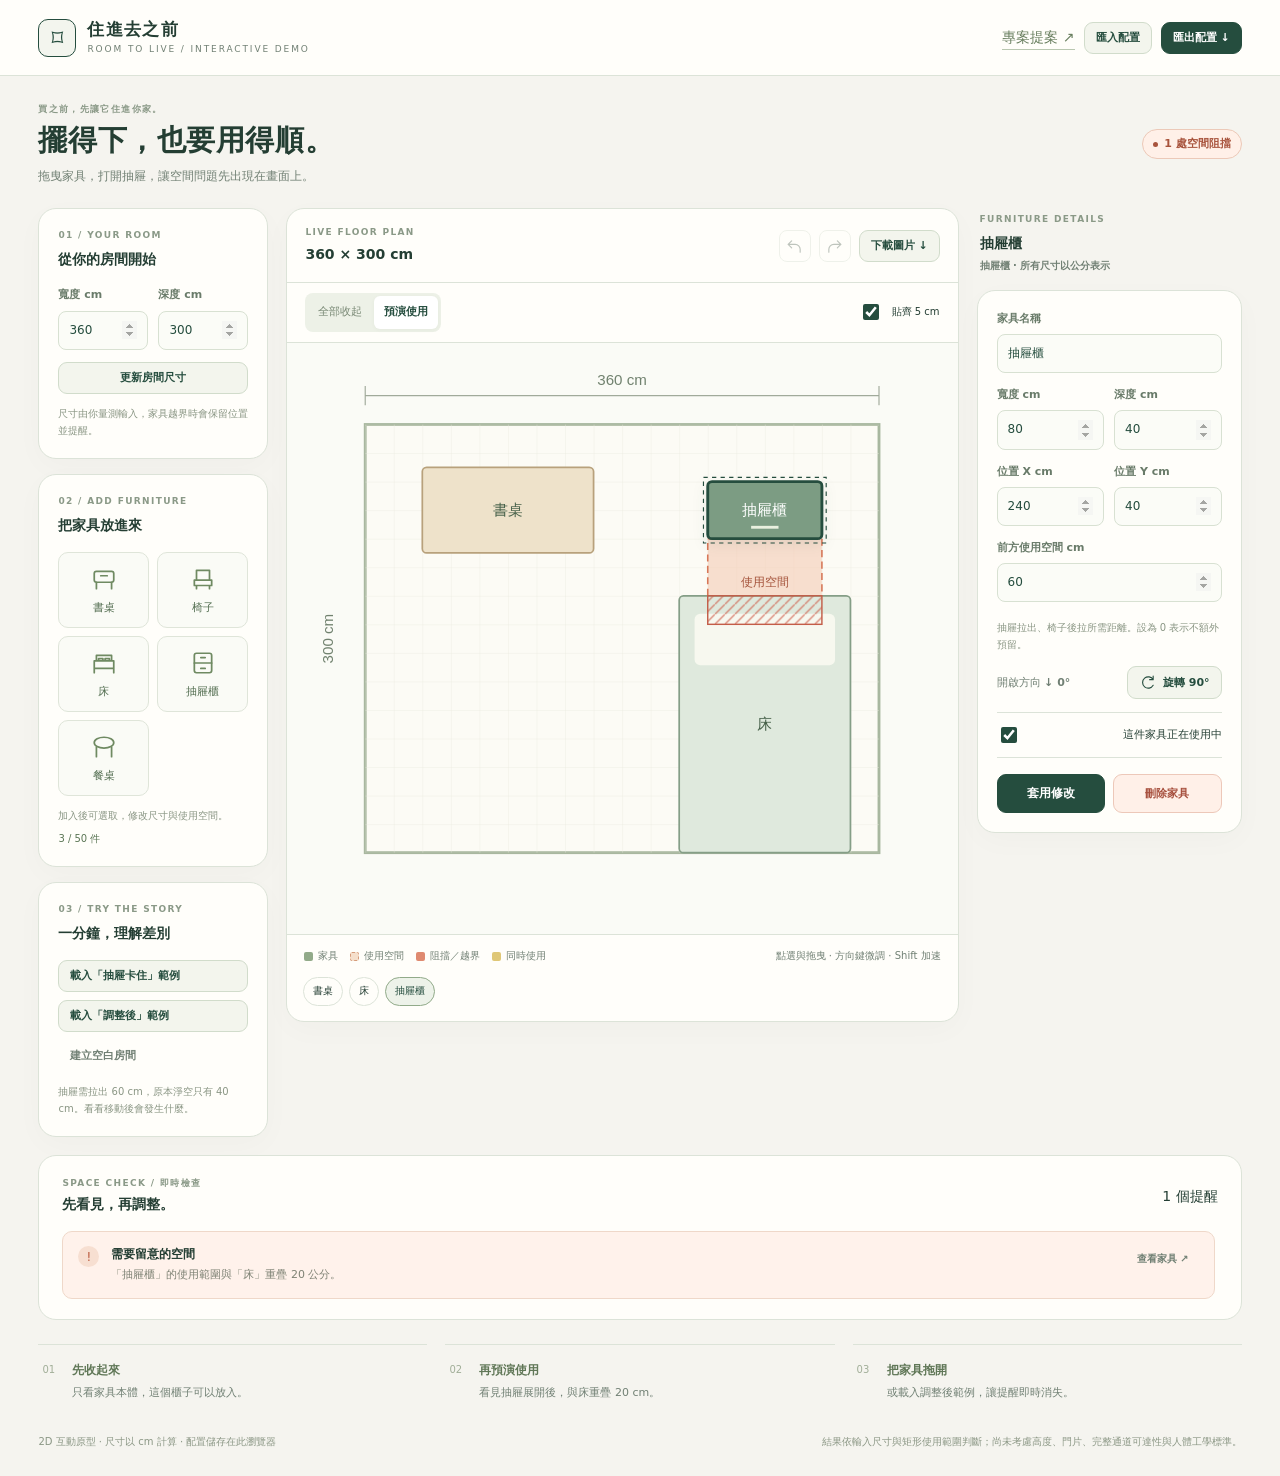
<file: furniture-proposal/standalone.html>
<!DOCTYPE html>
<html lang="zh-Hant">
<head>
  <meta charset="utf-8">
  <meta name="viewport" content="width=device-width, initial-scale=1">
  <meta name="theme-color" content="#254d3e">
  <meta name="description" content="住進去之前：能實際拖曳、旋轉家具的 2D 使用空間預演器。在買家具前，看見抽屜與椅子需要的操作空間。">
  <title>住進去之前｜家具使用空間預演器 Demo</title>
  <style>
:root{--paper:#fffefa;--bg:#f5f4ef;--ink:#243e33;--green:#254d3e;--green-soft:#edf2e9;--muted:#718074;--line:#dce3d8;--coral:#d96e54;--coral-soft:#fff0e8;--amber:#9b731d;--amber-soft:#faf2da;--shadow:0 8px 30px #263e3106;--radius:18px}
*{box-sizing:border-box}
html{scroll-behavior:smooth}
body{margin:0;background:var(--bg);color:var(--ink);font-family:"Noto Sans TC","Noto Sans CJK TC","PingFang TC","Microsoft JhengHei",system-ui,sans-serif;font-size:14px;line-height:1.65;-webkit-font-smoothing:antialiased}
button,input,select,textarea{font:inherit}
button,a,input,select,textarea{-webkit-tap-highlight-color:transparent}
button,a{touch-action:manipulation}
button{cursor:pointer}
button:disabled{cursor:not-allowed;opacity:.46}
button:focus-visible,a:focus-visible,input:focus-visible,select:focus-visible,summary:focus-visible{outline:3px solid #d96e5490;outline-offset:3px}
a{color:inherit}
button{color:inherit}
svg{vertical-align:middle}
[hidden]{display:none!important}
::selection{background:#f2d4bc}
.app-header{padding:18px clamp(18px,3vw,46px);border-bottom:1px solid var(--line);background:var(--paper);display:flex;align-items:center;justify-content:space-between;gap:22px}
.brand{display:flex;align-items:center;gap:11px;text-decoration:none;flex-shrink:0}
.brand-icon{width:38px;height:38px;border:1px solid var(--green);border-radius:10px;display:grid;place-items:center;font-size:23px;color:var(--green);background:#f3f5ee}
.brand-title{display:block;font-size:17px;letter-spacing:.08em;font-weight:750;line-height:1.4}
.brand-sub{display:block;font-size:9px;letter-spacing:.21em;color:var(--muted);line-height:1.7}
.header-actions{display:flex;align-items:center;justify-content:flex-end;gap:9px;flex-wrap:wrap}
.button{display:inline-flex;align-items:center;justify-content:center;gap:7px;padding:10px 15px;border:1px solid var(--line);border-radius:9px;background:var(--paper);color:var(--green);text-decoration:none;font-size:12px;line-height:1.4;font-weight:600;transition:background .15s,border-color .15s,transform .15s;min-height:38px}
.button:hover{background:#edf1e8;border-color:#aabcaa}
.button:active{transform:translateY(1px)}
.button.primary{background:var(--green);color:white;border-color:var(--green)}
.button.primary:hover{background:#1b3c2e}
.button.secondary{background:#f3f5ed;border-color:#d1dccb}
.button.ghost{background:transparent;border-color:transparent;color:var(--muted)}
.button.ghost:hover{color:var(--green);background:#e9eee3}
.button.small{padding:7px 11px;font-size:11px;min-height:32px}
.button.danger{color:#a64e3c;background:var(--coral-soft);border-color:#edc8b9}
.button svg,.icon-btn svg{width:17px;height:17px;flex-shrink:0}
.icon-btn{width:32px;height:32px;display:inline-flex;align-items:center;justify-content:center;background:transparent;border:1px solid var(--line);border-radius:8px;color:var(--muted);padding:6px}
.icon-btn:hover{color:var(--green);background:var(--green-soft)}
.status-pill{display:inline-flex;align-items:center;gap:6px;background:var(--green-soft);border:1px solid #d4dfcd;border-radius:100px;padding:5px 10px;font-size:11px;color:var(--green);font-weight:650;white-space:nowrap}
.status-pill:before{content:"";width:5px;height:5px;background:currentColor;border-radius:50%;flex-shrink:0}
.status-pill.warning{color:#a8533c;background:var(--coral-soft);border-color:#ecc9b8}
.status-pill.ok{background:#edf4e7;color:#446d40;border-color:#d3e0ca}
.intro-strip{display:flex;align-items:center;justify-content:space-between;gap:25px;max-width:1600px;margin:0 auto;padding:26px clamp(18px,3vw,46px) 22px}
.intro-title{font-size:clamp(23px,2.25vw,31px);font-family:"Noto Serif TC","Noto Serif CJK TC",serif;line-height:1.45;letter-spacing:.02em;margin:0 0 5px;font-weight:650}
.intro-copy{margin:0;font-size:12px;color:var(--muted)}
.app-layout{max-width:1600px;margin:0 auto;padding:0 clamp(18px,3vw,46px) 24px;display:grid;grid-template-columns:230px minmax(0,1fr) 265px;gap:18px;align-items:start}
.left-panel,.inspector{min-width:0;display:flex;flex-direction:column;gap:15px}
.panel-section,.workbench,.inspector>.property-form,.empty-inspector{background:var(--paper);border:1px solid var(--line);border-radius:var(--radius);box-shadow:var(--shadow)}
.panel-section{padding:19px}
.panel-section summary{cursor:pointer;list-style:none}
.panel-section summary::-webkit-details-marker{display:none}
.panel-section summary::after{content:"⌄";float:right;color:#8d9a89;font-size:14px}
.panel-heading{display:flex;align-items:center;justify-content:space-between;gap:10px;font-weight:700;font-size:13px;margin:0 0 15px}
.panel-heading h2,.panel-heading h3{font:inherit;margin:0}
.section-kicker{font-size:9px;color:#8a9987;letter-spacing:.15em;display:block;margin-bottom:3px;font-weight:600}
.room-form{display:grid;gap:12px}
.field{display:flex;flex-direction:column;gap:6px;min-width:0}
.field label,.field>span{font-size:11px;color:#697b69;font-weight:600}
.field-row{display:grid;grid-template-columns:1fr 1fr;gap:10px;min-width:0}
.input{width:100%;min-width:0;border:1px solid #d8e1d2;background:#fbfcf7;color:var(--green);border-radius:8px;padding:9px 10px;font-size:12px;line-height:1.6;transition:border-color .15s,box-shadow .15s}
.input:focus{border-color:#8da886;box-shadow:0 0 0 3px #69845c10;outline:none}
.input[type=number]{appearance:textfield;-moz-appearance:textfield}
.input::-webkit-inner-spin-button{opacity:.5}
.library-grid{display:grid;grid-template-columns:1fr 1fr;gap:8px}
.furniture-option{display:flex;align-items:center;justify-content:center;flex-direction:column;gap:7px;padding:13px 5px 11px;border:1px solid #dfe5d9;border-radius:10px;background:#fafbf6;color:#536e51;font-size:11px;line-height:1.4;min-height:76px;transition:background .15s,border-color .15s}
.furniture-option:hover{background:#edf2e6;border-color:#a7b99d}
.furniture-icon{font-size:24px;height:27px;display:grid;place-items:center;color:#6f8a62}
.furniture-icon svg{width:30px;height:26px}
.library-note,.helper{font-size:10px;color:#8a9684;line-height:1.7;margin:11px 0 0}
.sample-actions{display:grid;gap:8px}
.sample-actions .button{width:100%;justify-content:flex-start;text-align:left}
.workbench{min-width:0;overflow:hidden}
.canvas-toolbar{display:flex;align-items:center;justify-content:space-between;gap:14px;padding:16px 18px;border-bottom:1px solid var(--line)}
.canvas-toolbar h2{font-size:13px;margin:0;font-weight:700}
.canvas-toolbar p{font-size:10px;color:var(--muted);margin:3px 0 0}
.view-controls{display:flex;gap:8px;align-items:center;flex-wrap:wrap;justify-content:flex-end}
.segmented{display:inline-flex;background:#edf1e7;border-radius:8px;padding:3px;gap:2px}
.segmented button{border:0;background:transparent;color:#788874;font-size:11px;padding:7px 10px;border-radius:6px;white-space:nowrap;min-height:30px}
.segmented button.active,.segmented button[aria-pressed=true]{background:white;color:var(--green);box-shadow:0 1px 4px #263b2d0b;font-weight:700}
.canvas-wrap{position:relative;background:#fafbf6;padding:14px;min-height:450px;display:flex;align-items:center;justify-content:center;overflow:hidden}
.canvas-wrap svg#roomSvg{display:block;width:100%;height:clamp(400px,44vw,570px);user-select:none;-webkit-user-select:none;touch-action:none;overflow:visible}
.room-furniture{cursor:grab;outline:none}
.room-furniture:active{cursor:grabbing}
.room-furniture .furniture-body{transition:filter .15s,stroke-width .15s}
.room-furniture:hover .furniture-body{filter:brightness(.98)}
.room-furniture.selected .furniture-body{stroke:var(--green);stroke-width:2;filter:drop-shadow(0 3px 5px #243e3316)}
.room-furniture.invalid .furniture-body{stroke:#ce5b48;stroke-width:2.5}
.room-furniture:focus-visible .furniture-body{stroke:var(--coral);stroke-width:3}
.furniture-name{font-family:inherit;pointer-events:none;text-anchor:middle}
.canvas-footer{padding:13px 17px;display:flex;align-items:center;justify-content:space-between;gap:10px;flex-wrap:wrap;border-top:1px solid var(--line);font-size:10px;color:var(--muted)}
.canvas-legend{display:flex;align-items:center;gap:12px;flex-wrap:wrap}
.canvas-legend span{display:inline-flex;align-items:center;gap:5px;font-size:10px}
.legend-dot{display:inline-block;width:9px;height:9px;border-radius:2px;background:#95ad8c;flex-shrink:0}
.legend-dot.body{background:#92aa89}
.legend-dot.use{background:#f5dfcb;border:1px dashed #d59c7b}
.legend-dot.error{background:#df8a70}
.legend-dot.warning{background:#dfc776}
.inspector .panel-section{padding:19px}
.inspector-title{margin:0;font-size:15px;line-height:1.6;font-weight:700;overflow-wrap:anywhere}
.selected-type{font-size:10px;color:var(--muted);margin:3px 0 17px;display:block}
.property-form{display:grid;gap:13px}
.property-actions{display:grid;grid-template-columns:1fr 1fr;gap:8px;margin-top:3px}
.property-actions .button{padding-left:8px;padding-right:8px}
.rotation-row{display:flex;align-items:center;justify-content:space-between;gap:8px}
.rotation-row>span{font-size:11px;color:var(--muted)}
.rotation-row .button{font-size:11px;min-width:92px}
.toggle-row{display:flex;justify-content:space-between;align-items:center;gap:10px;padding:11px 0;border-top:1px solid var(--line);border-bottom:1px solid var(--line);font-size:11px}
.toggle-row label{display:flex;align-items:center;gap:8px;cursor:pointer}
.toggle-row input{accent-color:var(--green);width:16px;height:16px;cursor:pointer}
.empty-inspector{padding:40px 22px;text-align:center;min-height:210px;color:var(--muted)}
.empty-inspector>svg{width:32px;height:32px;color:#9eae95;display:block;margin:0 auto 14px}
.empty-inspector strong{color:#61795a;display:block;font-size:13px;margin-bottom:6px}
.empty-inspector p{font-size:11px;line-height:1.8;margin:0}
.error-text{margin:0;color:#b35b46;font-size:11px;line-height:1.7}
.alerts-panel{grid-column:1/-1;background:var(--paper);border:1px solid var(--line);border-radius:var(--radius);padding:20px 23px}
.alerts-header{display:flex;align-items:center;justify-content:space-between;gap:15px;margin-bottom:14px}
.alerts-header h2{font-size:14px;margin:0}
.alerts-header p{font-size:11px;color:var(--muted);margin:3px 0 0}
.alerts-list{display:grid;gap:9px;max-height:300px;overflow:auto;overscroll-behavior:contain;padding-right:3px}
.alert-row{display:flex;align-items:flex-start;gap:12px;padding:13px 15px;background:#f1f5eb;border:1px solid #dce7d3;border-radius:10px;font-size:12px}
.alert-row.error{background:#fff2eb;border-color:#efd8c9}
.alert-row.warning{background:#faf4df;border-color:#eee0b4}
.alert-row.ok{background:#eff5e8;border-color:#d7e3ca}
.alert-icon{flex-shrink:0;width:21px;height:21px;display:grid;place-items:center;border-radius:50%;background:#e2ecd8;color:#658258;font-size:13px;margin-top:1px}
.alert-row.error .alert-icon{color:#bf6549;background:#f7dfd1}
.alert-row.warning .alert-icon{color:#a77d29;background:#f2e5b7}
.alert-copy{flex:1;min-width:0}
.alert-copy strong{display:block;font-size:12px;margin-bottom:2px;font-weight:650}
.alert-copy p,.alert-copy span{font-size:11px;color:#7e8274;margin:0;line-height:1.7;overflow-wrap:anywhere}
.alert-actions{display:flex;gap:5px;flex-shrink:0}
.alert-actions .button{font-size:10px;padding:5px 9px;min-height:28px}
.guide-strip{display:grid;grid-template-columns:repeat(3,1fr);gap:18px;max-width:1600px;margin:0 auto;padding:0 clamp(18px,3vw,46px) 20px}
.guide-step{display:flex;align-items:flex-start;gap:11px;border-top:1px solid var(--line);padding:16px 4px 0;font-size:11px;color:var(--muted)}
.guide-step>b,.guide-step>.step-number{font-size:10px;color:#a1ae98;min-width:19px;padding-top:1px}
.guide-step strong{display:block;color:#607757;font-size:12px;margin-bottom:3px}
.guide-step p{margin:0;font-size:11px;line-height:1.7}
.footer-note{max-width:1600px;margin:0 auto;padding:9px clamp(18px,3vw,46px) 25px;color:#8b9785;font-size:10px;display:flex;justify-content:space-between;gap:20px;flex-wrap:wrap;line-height:1.9}
.footer-note p{margin:0}
.document-link{text-decoration:none;color:#687e5e;border-bottom:1px solid #b9c7b0;white-space:nowrap}
.document-link:hover{color:var(--coral);border-color:var(--coral)}
.storage-warning{max-width:1508px;margin:0 auto 17px;background:var(--amber-soft);color:#87692c;border:1px solid #e9dcae;padding:12px 17px;border-radius:10px;font-size:12px}
.toast{position:fixed;bottom:25px;left:50%;transform:translate(-50%,20px);background:#254d3ef5;color:white;border-radius:12px;box-shadow:0 8px 30px #13291b25;display:flex;align-items:center;gap:15px;padding:12px 17px;z-index:100;font-size:12px;max-width:min(600px,calc(100vw - 32px));opacity:0;pointer-events:none;transition:opacity .18s,transform .18s}
.toast.show{opacity:1;transform:translate(-50%,0);pointer-events:auto}
.toast-action{background:transparent;color:#f1c6a5;border:0;font:inherit;font-weight:650;text-decoration:underline;padding:3px;white-space:nowrap}
.toast .icon-btn{color:#d4dfcd;border-color:#ffffff30;width:25px;height:25px}
.modal{border:1px solid #d6dfcf;border-radius:20px;background:var(--paper);color:var(--ink);padding:0;width:min(500px,calc(100vw - 32px));box-shadow:0 25px 90px #15331f2b;max-height:calc(100vh - 48px);overflow:auto}
.modal::backdrop{background:#1c33265c;backdrop-filter:blur(4px)}
.modal-heading{padding:24px 26px 17px;border-bottom:1px solid var(--line);font-size:18px;font-weight:700;margin:0;display:flex;justify-content:space-between;align-items:center;gap:15px}
.modal-heading h2{font:inherit;margin:0}
.modal-body{padding:22px 26px;font-size:13px;color:var(--muted)}
.modal-actions{display:flex;gap:9px;justify-content:flex-end;flex-wrap:wrap;padding:0 26px 24px}
.mobile-view-tabs{display:none}
.file-input{display:none}
.sr-only{position:absolute;width:1px;height:1px;padding:0;margin:-1px;overflow:hidden;clip:rect(0,0,0,0);white-space:nowrap;border:0}
.panel-heading,.modal-heading{display:block}
.panel-heading h2{font-size:14px;margin-top:5px}
.inspector>.property-form{padding:19px}
.inspector>.panel-heading{padding:4px 3px 0;margin-bottom:0}
.selected-type{margin-bottom:0}
.property-form>.full,.property-form>.rotation-row,.property-form>.toggle-row{grid-column:1/-1}
.canvas-footer p{margin:0}
.canvas-subtoolbar{padding-top:10px;padding-bottom:10px}
.snap-toggle{border:0;padding:0;font-size:10px;justify-content:flex-start}
.object-list{display:flex;flex-wrap:wrap;gap:6px;padding:0 16px 15px}
.object-chip{border:1px solid var(--line);background:var(--paper);font-size:10px;padding:5px 9px;border-radius:20px;max-width:100%;overflow:hidden;text-overflow:ellipsis;white-space:nowrap}
.object-chip.selected{background:var(--green-soft);border-color:#91aa89;color:var(--green)}
.library-note span{display:block;margin-top:6px;color:#5b7655}
@media(min-width:1500px){.app-layout{grid-template-columns:245px minmax(0,1fr) 280px;gap:22px}.canvas-wrap{min-height:560px}.canvas-wrap svg#roomSvg{height:580px}}
@media(max-width:1180px){.app-layout{grid-template-columns:205px minmax(0,1fr) 230px;gap:13px}.panel-section,.inspector .panel-section{padding:15px}.canvas-toolbar{padding:13px}.canvas-toolbar>div:first-child p{display:none}.canvas-wrap{padding:10px;min-height:415px}.canvas-wrap svg#roomSvg{height:440px}.header-actions{gap:6px}.header-actions .button{padding:9px 11px;font-size:11px}.segmented button{padding:7px 8px}.library-grid{gap:6px}.input{padding:8px;font-size:11px}}
@media(max-width:960px){.app-header{padding:15px 22px}.brand-title{font-size:15px}.brand-sub{font-size:8px}.app-layout{grid-template-columns:205px minmax(0,1fr);padding:0 22px 22px;gap:15px}.workbench{grid-column:2;grid-row:1;min-height:500px}.inspector{grid-column:1/-1;display:grid;grid-template-columns:1fr 1fr;gap:15px}.inspector>.panel-section:only-child,.inspector>.empty-inspector:only-child{grid-column:1/-1}.inspector .property-form{grid-template-columns:repeat(2,minmax(0,1fr));gap:13px}.inspector .property-form>.field:first-child{grid-column:1/-1}.inspector .property-form>.field-row,.inspector .property-form>.property-actions,.inspector .property-form>.helper,.inspector .property-form>.error-text{grid-column:1/-1}.empty-inspector{min-height:150px;padding:25px}.intro-strip{padding:24px 22px 20px}.intro-title{font-size:26px}.intro-copy{font-size:11px}.guide-strip{padding:0 22px 20px}.footer-note{padding-left:22px;padding-right:22px}.header-actions .document-link{display:none}.canvas-wrap{min-height:410px}.canvas-wrap svg#roomSvg{height:435px}.storage-warning{margin:0 22px 17px}}
@media(max-width:680px){.app-header{padding:14px 18px;gap:12px;align-items:flex-start;flex-wrap:wrap}.brand-title{font-size:15px}.brand-sub{font-size:8px}.brand-icon{width:33px;height:33px;font-size:20px}.header-actions{gap:6px;margin-left:auto}.header-actions .button{min-height:33px;padding:7px 9px;font-size:10px}.header-actions .button svg{width:14px;height:14px}.intro-strip{padding:21px 18px 17px;gap:14px;align-items:flex-start}.intro-title{font-size:23px;margin-bottom:6px}.intro-copy{font-size:11px;max-width:340px}.intro-strip>.status-pill{margin-top:5px;font-size:10px;padding:4px 8px}.app-layout{padding:0 18px 19px;grid-template-columns:1fr;gap:14px}.workbench{grid-column:1;grid-row:1;min-height:0;border-radius:15px}.left-panel{grid-row:2;display:grid;grid-template-columns:1fr 1fr;gap:12px}.left-panel>.panel-section:first-child{grid-column:1/-1}.left-panel>.panel-section:only-child{grid-column:1/-1}.panel-section,.inspector .panel-section{padding:16px}.panel-section .room-form{grid-template-columns:1fr auto;align-items:end}.room-form>.field-row{grid-template-columns:1fr 1fr}.room-form>.helper,.room-form>.error-text{grid-column:1/-1}.room-form>.button{min-height:38px}.panel-heading{font-size:12px;margin-bottom:13px}.canvas-toolbar{padding:14px;gap:10px}.canvas-toolbar h2{font-size:12px}.canvas-wrap{min-height:0;padding:12px 8px}.canvas-wrap svg#roomSvg{height:340px;max-height:100vw}.canvas-footer{padding:11px 13px;gap:8px;font-size:9px}.canvas-legend{gap:9px}.canvas-legend span{font-size:9px}.segmented button{font-size:10px;padding:6px 8px;min-height:28px}.view-controls{gap:5px}.inspector{grid-column:1;grid-row:3;display:flex;gap:12px}.inspector .property-form{display:grid;grid-template-columns:1fr 1fr}.inspector .property-form>.field:first-child,.inspector .property-form>.field-row,.inspector .property-form>.property-actions,.inspector .property-form>.helper,.inspector .property-form>.error-text{grid-column:1/-1}.input{padding:9px 10px;font-size:12px}.library-grid{gap:7px}.furniture-option{min-height:70px;padding:11px 4px;font-size:10px}.furniture-icon{font-size:22px}.library-note{font-size:9px}.sample-actions .button{font-size:10px;padding:9px 8px;white-space:normal}.alerts-panel{grid-column:1;grid-row:4;padding:17px 15px}.alerts-header{gap:10px;margin-bottom:12px}.alerts-header h2{font-size:13px}.alerts-header p{font-size:10px}.alerts-list{max-height:330px}.alert-row{gap:9px;padding:11px}.alert-copy strong{font-size:11px}.alert-copy p,.alert-copy span{font-size:10px}.alert-actions{align-self:center}.alert-actions .button{font-size:9px;padding:5px 7px}.guide-strip{padding:0 18px 17px;grid-template-columns:1fr;gap:0}.guide-step{padding:12px 2px;border-color:#e0e6db}.guide-step p{font-size:10px}.guide-step strong{font-size:11px;margin-bottom:2px}.footer-note{padding:0 18px 25px;font-size:9px;gap:7px}.storage-warning{margin:0 18px 14px;font-size:11px}.toast{bottom:16px;font-size:11px;padding:11px 14px;gap:10px}.modal-heading{padding:21px 21px 16px}.modal-body{padding:20px 21px}.modal-actions{padding:0 21px 21px}.mobile-view-tabs{display:flex;gap:6px}.mobile-view-tabs button{background:var(--paper);border:1px solid var(--line);border-radius:8px;padding:6px 10px;font-size:11px}.mobile-view-tabs button.active{background:var(--green);color:white;border-color:var(--green)}}
@media(max-width:390px){.app-header{padding:13px 14px}.header-actions{width:100%;justify-content:flex-start}.header-actions .button{font-size:10px;padding:7px 10px}.intro-strip{padding:18px 14px 15px;display:block}.intro-title{font-size:22px}.intro-strip>.status-pill{margin-top:11px}.app-layout{padding:0 14px 18px;gap:12px}.left-panel{gap:10px}.left-panel>.panel-section{padding:13px}.canvas-toolbar{padding:12px;flex-wrap:wrap}.canvas-toolbar>div:first-child{flex:1}.view-controls{margin-left:auto}.canvas-wrap svg#roomSvg{height:300px}.panel-section .room-form{grid-template-columns:1fr}.room-form>.button{width:100%}.guide-strip{padding-left:14px;padding-right:14px}.footer-note{padding-left:14px;padding-right:14px}.alerts-header{align-items:flex-start}.alert-row{flex-wrap:wrap}.alert-copy{min-width:180px}.alert-actions{margin-left:30px}.storage-warning{margin-left:14px;margin-right:14px}}
@media(prefers-reduced-motion:reduce){html{scroll-behavior:auto}*,*:before,*:after{transition:none!important;animation:none!important}}
@media print{body{background:white}.app-header,.left-panel,.inspector,.header-actions,.guide-strip,.toast,.footer-note,.canvas-toolbar .view-controls{display:none!important}.intro-strip{padding:0 0 15px}.app-layout{display:block;padding:0;max-width:none}.workbench{border-color:#ddd;box-shadow:none}.canvas-wrap{min-height:0;padding:0}.canvas-wrap svg#roomSvg{height:150mm;max-height:none}.alerts-panel{margin-top:15px;break-inside:avoid}.alerts-list{max-height:none;overflow:visible}.alert-row{break-inside:avoid}.canvas-wrap,.alert-row{-webkit-print-color-adjust:exact;print-color-adjust:exact}}

</style>
</head>
<body>
  <header class="app-header">
    <a class="brand" href="#" aria-label="住進去之前首頁"><span class="brand-icon" aria-hidden="true">⌑</span><span><span class="brand-title">住進去之前</span><span class="brand-sub">ROOM TO LIVE / INTERACTIVE DEMO</span></span></a>
    <div class="header-actions"><a class="document-link" href="https://github.com/yuyuhuang0718-lang/reverseday-planner/blob/project-proposal/furniture-proposal/README.md">專案提案 ↗</a><button class="button secondary small" id="importBtn">匯入配置</button><button class="button primary small" id="exportBtn">匯出配置 ↓</button></div>
  </header>
  <main>
    <section class="intro-strip"><div><span class="section-kicker">買之前，先讓它住進你家。</span><h1 class="intro-title">擺得下，也要用得順。</h1><p class="intro-copy">拖曳家具，打開抽屜，讓空間問題先出現在畫面上。</p></div><span class="status-pill warning" id="statusPill" role="status" aria-live="polite">正在檢查空間</span></section>
    <div class="storage-warning" id="storageWarning" role="alert" hidden></div>
    <div class="app-layout">
      <aside class="left-panel" aria-label="房間與家具設定">
        <section class="panel-section"><div class="panel-heading"><span class="section-kicker">01 / YOUR ROOM</span><h2>從你的房間開始</h2></div><form class="room-form" id="roomForm"><div class="field-row"><div class="field"><label for="roomWidth">寬度 cm</label><input class="input" id="roomWidth" type="number" min="40" max="2000" step="1" value="360" required></div><div class="field"><label for="roomDepth">深度 cm</label><input class="input" id="roomDepth" type="number" min="40" max="2000" step="1" value="300" required></div></div><button class="button secondary small" type="submit">更新房間尺寸</button></form><p class="helper">尺寸由你量測輸入，家具越界時會保留位置並提醒。</p></section>
        <section class="panel-section"><div class="panel-heading"><span class="section-kicker">02 / ADD FURNITURE</span><h2>把家具放進來</h2></div><div class="library-grid"><button class="furniture-option" data-add="desk"><span class="furniture-icon" data-icon="desk"></span>書桌</button><button class="furniture-option" data-add="chair"><span class="furniture-icon" data-icon="chair"></span>椅子</button><button class="furniture-option" data-add="bed"><span class="furniture-icon" data-icon="bed"></span>床</button><button class="furniture-option" data-add="drawer"><span class="furniture-icon" data-icon="drawer"></span>抽屜櫃</button><button class="furniture-option" data-add="table"><span class="furniture-icon" data-icon="table"></span>餐桌</button></div><p class="library-note">加入後可選取，修改尺寸與使用空間。<span id="itemCount">3 / 50 件</span></p></section>
        <section class="panel-section"><div class="panel-heading"><span class="section-kicker">03 / TRY THE STORY</span><h2>一分鐘，理解差別</h2></div><div class="sample-actions"><button class="button secondary small" id="beforeBtn">載入「抽屜卡住」範例</button><button class="button secondary small" id="afterBtn">載入「調整後」範例</button><button class="button ghost small" id="emptyBtn">建立空白房間</button></div><p class="helper">抽屜需拉出 60 cm，原本淨空只有 40 cm。看看移動後會發生什麼。</p></section>
      </aside>

      <section class="workbench" aria-label="互動房間平面圖">
        <div class="canvas-toolbar"><div><span class="section-kicker">LIVE FLOOR PLAN</span><strong id="roomLabel">360 × 300 cm</strong></div><div class="view-controls"><button class="icon-btn" id="undoBtn" aria-label="復原上一個操作" title="復原 Ctrl/⌘ Z" disabled><span data-icon="undo"></span></button><button class="icon-btn" id="redoBtn" aria-label="重做上一個操作" title="重做" disabled><span data-icon="redo"></span></button><button class="button secondary small" id="pngBtn" title="下載目前平面圖">下載圖片 ↓</button></div></div>
        <div class="canvas-toolbar canvas-subtoolbar"><div class="segmented" role="group" aria-label="所有家具的使用範圍"><button id="closedBtn" aria-pressed="false">全部收起</button><button class="active" id="openBtn" aria-pressed="true">預演使用</button></div><label class="toggle-row snap-toggle"><input id="snapGrid" type="checkbox" checked>貼齊 5 cm</label></div>
        <div class="canvas-wrap"><svg id="roomSvg" xmlns="http://www.w3.org/2000/svg" viewBox="-60 -50 480 400" tabindex="0" role="group" aria-label="家具配置平面圖。點選或拖曳家具，方向鍵移動，Shift 加方向鍵移動 10 公分。"></svg></div>
        <div class="canvas-footer"><div class="canvas-legend"><span><i class="legend-dot body"></i>家具</span><span><i class="legend-dot use"></i>使用空間</span><span><i class="legend-dot error"></i>阻擋／越界</span><span><i class="legend-dot warning"></i>同時使用</span></div><p>點選與拖曳 · 方向鍵微調 · Shift 加速</p></div>
        <div class="object-list" id="objectList" aria-label="選取家具"></div>
      </section>

      <aside class="inspector" aria-label="選取家具的屬性">
        <div class="panel-heading"><span class="section-kicker">FURNITURE DETAILS</span><h2 class="inspector-title" id="inspectorTitle">抽屜櫃</h2><span class="selected-type" id="selectedType">調整一件家具，重新想像空間。</span></div>
        <div class="empty-inspector" id="emptyInspector" hidden><span data-icon="cursor"></span><p>點選畫面中的家具，<br>或從左側新增一件。</p></div>
        <form class="property-form" id="propertyForm">
          <div class="field full"><label for="itemName">家具名稱</label><input class="input" id="itemName" type="text" maxlength="60" required></div>
          <div class="field-row"><div class="field"><label for="itemWidth">寬度 cm</label><input class="input" id="itemWidth" type="number" min="5" max="1000" step="1" required></div><div class="field"><label for="itemDepth">深度 cm</label><input class="input" id="itemDepth" type="number" min="5" max="1000" step="1" required></div></div>
          <div class="field-row"><div class="field"><label for="itemX">位置 X cm</label><input class="input" id="itemX" type="number" min="-2000" max="4000" step="0.1" required></div><div class="field"><label for="itemY">位置 Y cm</label><input class="input" id="itemY" type="number" min="-2000" max="4000" step="0.1" required></div></div>
          <div class="field full"><label for="itemClearance">前方使用空間 cm</label><input class="input" id="itemClearance" type="number" min="0" max="200" step="1" required><p class="helper">抽屜拉出、椅子後拉所需距離。設為 0 表示不額外預留。</p></div>
          <div class="rotation-row"><span>開啟方向 <strong id="rotationValue">↓ 0°</strong></span><button class="button secondary small" id="rotateBtn" type="button"><span data-icon="rotate"></span>旋轉 90°</button></div>
          <label class="toggle-row"><input id="itemActive" type="checkbox">這件家具正在使用中</label>
          <p class="error-text" id="propertyError" role="alert" hidden></p><div class="property-actions"><button class="button primary" type="submit">套用修改</button><button class="button ghost danger small" id="deleteBtn" type="button">刪除家具</button></div>
        </form>
      </aside>

      <section class="alerts-panel" aria-labelledby="alertsTitle"><div class="alerts-header"><div><span class="section-kicker">SPACE CHECK / 即時檢查</span><h2 id="alertsTitle">先看見，再調整。</h2></div><span id="alertsCount">1 個提醒</span></div><div class="alerts-list" id="alertsList" aria-live="polite" aria-atomic="true"></div></section>
    </div>
    <section class="guide-strip" aria-label="操作提示"><div class="guide-step"><span class="step-number">01</span><div><strong>先收起來</strong><p>只看家具本體，這個櫃子可以放入。</p></div></div><div class="guide-step"><span class="step-number">02</span><div><strong>再預演使用</strong><p>看見抽屜展開後，與床重疊 20 cm。</p></div></div><div class="guide-step"><span class="step-number">03</span><div><strong>把家具拖開</strong><p>或載入調整後範例，讓提醒即時消失。</p></div></div></section>
    <footer class="footer-note"><span>2D 互動原型 · 尺寸以 cm 計算 · 配置儲存在此瀏覽器</span><p>結果依輸入尺寸與矩形使用範圍判斷；尚未考慮高度、門片、完整通道可達性與人體工學標準。</p></footer>
  </main>
  <input class="file-input" id="fileInput" type="file" accept="application/json,.json" hidden>
  <dialog class="modal" id="confirmDialog" aria-labelledby="confirmTitle"><div class="modal-heading"><span class="section-kicker">A NEW ARRANGEMENT</span><h2 id="confirmTitle">載入新的配置？</h2></div><div class="modal-body"><p id="confirmText">會取代目前配置，你可以使用復原回到上一個版本。</p></div><div class="modal-actions"><button class="button secondary" id="cancelConfirm">取消</button><button class="button primary" id="acceptConfirm">確認載入</button></div></dialog>
  <div class="toast" id="toast" role="status" aria-live="polite"><span id="toastText"></span><button class="toast-action" id="dismissToast" aria-label="關閉通知">✕</button></div>
  <script>
(function (root, factory) {
  'use strict';
  const api = factory();
  if (typeof module === 'object' && module.exports) module.exports = api;
  else root.RoomEngine = api;
})(typeof globalThis !== 'undefined' ? globalThis : this, function () {
  'use strict';

  const EPSILON = 1e-7;
  const TYPES = Object.freeze(['desk', 'chair', 'bed', 'drawer', 'table']);
  const ROTATIONS = Object.freeze([0, 90, 180, 270]);
  const FIELDS = ['id', 'name', 'type', 'x', 'y', 'width', 'depth', 'rotation', 'clearance', 'active'];
  const templates = Object.freeze({
    desk: { name: '書桌', width: 120, depth: 60, clearance: 0 },
    chair: { name: '椅子', width: 50, depth: 50, clearance: 70 },
    bed: { name: '床', width: 120, depth: 180, clearance: 0 },
    drawer: { name: '抽屜櫃', width: 80, depth: 40, clearance: 60 },
    table: { name: '餐桌', width: 100, depth: 70, clearance: 0 },
  });

  function plain(value) {
    if (!value || typeof value !== 'object' || Array.isArray(value)) return false;
    const proto = Object.getPrototypeOf(value);
    return proto === Object.prototype || proto === null;
  }

  function exactKeys(value, keys, label) {
    if (!plain(value)) throw new Error(`${label}格式不正確。`);
    if (Object.keys(value).length !== keys.length || keys.some(key => !Object.hasOwn(value, key))) {
      throw new Error(`${label}欄位不完整，或含有不支援的欄位。`);
    }
  }

  function finite(value, min, max, label) {
    if (typeof value !== 'number' || !Number.isFinite(value) || value < min || value > max) {
      throw new Error(`${label}必須是 ${min}～${max} 之間的數字。`);
    }
    return value;
  }

  function validateProject(raw) {
    exactKeys(raw, ['version', 'room', 'items'], '配置');
    if (raw.version !== 1) throw new Error('不支援這份配置檔的版本。');
    exactKeys(raw.room, ['width', 'depth'], '房間');
    const room = {
      width: finite(raw.room.width, 40, 2000, '房間寬度'),
      depth: finite(raw.room.depth, 40, 2000, '房間深度'),
    };
    if (!Array.isArray(raw.items) || raw.items.length > 50) throw new Error('家具清單格式不正確，最多可放置 50 件家具。');
    const ids = new Set();
    const items = raw.items.map((item, index) => {
      const label = `第 ${index + 1} 件家具`;
      exactKeys(item, FIELDS, label);
      if (typeof item.id !== 'string' || !/^[A-Za-z0-9][A-Za-z0-9_-]{0,79}$/.test(item.id)) throw new Error(`${label}的識別碼格式不正確。`);
      if (ids.has(item.id)) throw new Error('配置包含重複的家具識別碼。');
      ids.add(item.id);
      if (typeof item.name !== 'string' || !item.name.trim() || item.name.length > 60) throw new Error(`${label}名稱必須是 1～60 個字。`);
      if (typeof item.type !== 'string' || !TYPES.includes(item.type)) throw new Error(`${label}類型不支援。`);
      if (!ROTATIONS.includes(item.rotation)) throw new Error(`${label}方向必須是 0、90、180 或 270 度。`);
      if (typeof item.active !== 'boolean') throw new Error(`${label}的使用狀態格式不正確。`);
      return {
        id: item.id,
        name: item.name,
        type: item.type,
        x: finite(item.x, -2000, 4000, `${label}水平位置`),
        y: finite(item.y, -2000, 4000, `${label}垂直位置`),
        width: finite(item.width, 5, 1000, `${label}寬度`),
        depth: finite(item.depth, 5, 1000, `${label}深度`),
        rotation: item.rotation,
        clearance: finite(item.clearance, 0, 200, `${label}操作空間`),
        active: item.active,
      };
    });
    return { version: 1, room, items };
  }

  function bodyRect(item) {
    const sideways = item.rotation === 90 || item.rotation === 270;
    return { x: item.x, y: item.y, width: sideways ? item.depth : item.width, height: sideways ? item.width : item.depth };
  }

  function useRect(item) {
    if (!item.active || item.clearance <= 0) return null;
    const body = bodyRect(item), c = item.clearance;
    switch (item.rotation) {
      case 90: return { x: body.x - c, y: body.y, width: c, height: body.height };
      case 180: return { x: body.x, y: body.y - c, width: body.width, height: c };
      case 270: return { x: body.x + body.width, y: body.y, width: c, height: body.height };
      default: return { x: body.x, y: body.y + body.height, width: body.width, height: c };
    }
  }

  function overlap(a, b) {
    if (!a || !b) return null;
    const left = Math.max(a.x, b.x), top = Math.max(a.y, b.y);
    const right = Math.min(a.x + a.width, b.x + b.width);
    const bottom = Math.min(a.y + a.height, b.y + b.height);
    if (right - left <= EPSILON || bottom - top <= EPSILON) return null;
    return { x: left, y: top, width: right - left, height: bottom - top };
  }

  function outside(rect, room) {
    return rect.x < -EPSILON || rect.y < -EPSILON || rect.x + rect.width > room.width + EPSILON || rect.y + rect.height > room.depth + EPSILON;
  }

  function number(value) { return Number(value.toFixed(2)).toString(); }

  function analyze(project) {
    const result = [];
    const entries = project.items.map(item => ({ item, body: bodyRect(item), use: useRect(item) }));
    for (const entry of entries) {
      const { item, body, use } = entry;
      if (outside(body, project.room)) {
        result.push({ id: `boundary:body:${item.id}`, kind: 'boundary', level: 'error', items: [item.id], message: `「${item.name}」的家具本體超出房間邊界。`, rect: { ...body } });
      }
      if (use && outside(use, project.room)) {
        result.push({ id: `boundary:use:${item.id}`, kind: 'boundary', level: 'error', items: [item.id], message: `「${item.name}」的使用範圍超出房間邊界。`, rect: { ...use } });
      }
    }
    for (let i = 0; i < entries.length; i++) {
      for (let j = i + 1; j < entries.length; j++) {
        const a = entries[i], b = entries[j];
        const bodyHit = overlap(a.body, b.body);
        if (bodyHit) result.push({ id: `body:${a.item.id}:${b.item.id}`, kind: 'body', level: 'error', items: [a.item.id, b.item.id], message: `「${a.item.name}」與「${b.item.name}」的家具本體重疊。`, rect: bodyHit });
        for (const [source, target] of [[a, b], [b, a]]) {
          const hit = overlap(source.use, target.body);
          if (!hit) continue;
          const depth = source.item.rotation === 0 || source.item.rotation === 180 ? hit.height : hit.width;
          result.push({ id: `use:${source.item.id}:${target.item.id}`, kind: 'use', level: 'error', items: [source.item.id, target.item.id], message: `「${source.item.name}」的使用範圍與「${target.item.name}」重疊 ${number(depth)} 公分。`, rect: hit });
        }
        const shared = overlap(a.use, b.use);
        if (shared) result.push({ id: `shared:${a.item.id}:${b.item.id}`, kind: 'shared', level: 'warning', items: [a.item.id, b.item.id], message: `「${a.item.name}」與「${b.item.name}」的使用範圍重疊，同時使用可能衝突。`, rect: shared });
      }
    }
    return result;
  }

  function newId() {
    if (typeof crypto !== 'undefined' && typeof crypto.randomUUID === 'function') return crypto.randomUUID();
    return `item-${Date.now().toString(36)}-${Math.random().toString(36).slice(2, 10)}`;
  }

  function makeItem(type, index = 0) {
    if (typeof type !== 'string' || !TYPES.includes(type)) throw new Error('不支援這種家具類型。');
    const base = templates[type];
    const offset = Number.isInteger(index) && index >= 0 ? index % 10 * 12 : 0;
    return { id: newId(), name: base.name, type, x: 24 + offset, y: 24 + offset, width: base.width, depth: base.depth, rotation: 0, clearance: base.clearance, active: true };
  }

  function sampleProject(mode = 'before') {
    if (!['before', 'after', 'empty'].includes(mode)) throw new Error('不支援這種範例配置。');
    const project = { version: 1, room: { width: 360, depth: 300 }, items: [] };
    if (mode === 'empty') return project;
    project.items = [
      { id: 'sample-desk', name: '書桌', type: 'desk', x: 40, y: 30, width: 120, depth: 60, rotation: 0, clearance: 0, active: true },
      { id: 'sample-bed', name: '床', type: 'bed', x: 220, y: 120, width: 120, depth: 180, rotation: 0, clearance: 0, active: true },
      { id: 'sample-drawer', name: '抽屜櫃', type: 'drawer', x: mode === 'after' ? 20 : 240, y: mode === 'after' ? 200 : 40, width: 80, depth: 40, rotation: 0, clearance: 60, active: true },
    ];
    return project;
  }

  function parseBackup(text) {
    if (typeof text !== 'string') throw new Error('請選擇文字格式的 JSON 配置檔。');
    let data;
    try { data = JSON.parse(text); } catch { throw new Error('無法解析 JSON，請選擇本工具匯出的配置檔。'); }
    return validateProject(data);
  }

  return Object.freeze({ TYPES, ROTATIONS, bodyRect, useRect, overlap, validateProject, analyze, makeItem, sampleProject, parseBackup });
});

</script>
  <script>
'use strict';
(() => {
  const E = window.RoomEngine;
  const $ = id => document.getElementById(id);
  const KEY = 'room-to-live.project.v1';
  const clone = value => JSON.parse(JSON.stringify(value));
  const esc = value => String(value).replace(/[&<>"']/g, c => ({ '&': '&amp;', '<': '&lt;', '>': '&gt;', '"': '&quot;', "'": '&#39;' }[c]));
  const fmt = value => String(Number(value.toFixed(1)));
  const labels = { desk: '書桌', chair: '椅子', bed: '床', drawer: '抽屜櫃', table: '餐桌' };
  const colors = { desk: ['#eee2ca', '#b8a17c'], chair: ['#dbe5ea', '#88a0ac'], bed: ['#dfe9dd', '#859e87'], drawer: ['#7c9c83', '#456d53'], table: ['#ead7bf', '#af8e65'] };
  const paths = {
    desk: '<rect x="3" y="5" width="18" height="10" rx="2"/><path d="M5 15v6m14-6v6M9 9h6"/>',
    chair: '<path d="M6 4h12v9H6V4Zm-2 9h16v5H4v-5Zm2 5v3m12-3v3"/>',
    bed: '<path d="M3 10v11m18-11v11M3 17h18M5 10V5h14v5M3 10h18v7H3v-7Zm4 0V8h4v2m2 0V8h4v2"/>',
    drawer: '<rect x="4" y="3" width="16" height="18" rx="2"/><path d="M4 12h16M10 7h4m-4 10h4"/>',
    table: '<ellipse cx="12" cy="8" rx="9" ry="5"/><path d="M5 12v9m14-9v9"/>',
    undo: '<path d="m8 4-5 5 5 5M3 9h10a7 7 0 0 1 7 7v4"/>',
    redo: '<path d="m16 4 5 5-5 5m5-5H11a7 7 0 0 0-7 7v4"/>',
    rotate: '<path d="M20 8a8 8 0 1 0 0 8M20 3v5h-5"/>',
    cursor: '<path d="m5 3 14 10-7 1-3 7L5 3Z"/>',
  };
  function icon(name) { return `<svg width="22" height="22" viewBox="0 0 24 24" fill="none" stroke="currentColor" stroke-width="1.6" stroke-linejoin="round" stroke-linecap="round" aria-hidden="true">${paths[name] || paths.desk}</svg>`; }
  document.querySelectorAll('[data-icon]').forEach(el => { el.innerHTML = icon(el.dataset.icon); });
  let state = E.sampleProject('before'), selectedId = 'sample-drawer', alerts = [], past = [], future = [];
  let drag = null, confirmation = null, toastTimer, storageBlocked = false;
  function warn(message) { $('storageWarning').textContent = message; $('storageWarning').hidden = false; }
  try {
    const saved = localStorage.getItem(KEY);
    if (saved) { state = E.parseBackup(saved); selectedId = state.items[0]?.id || null; }
  } catch { storageBlocked = true; warn('原有配置無法讀取，已保留原資料並暫停覆寫。你仍可使用範例；匯入有效配置後可恢復儲存。'); }
  function save() {
    if (storageBlocked) return;
    try { localStorage.setItem(KEY, JSON.stringify(state)); $('storageWarning').hidden = true; }
    catch { warn('目前無法儲存到瀏覽器，請先匯出配置，避免關閉後遺失。'); }
  }
  function toast(message) { clearTimeout(toastTimer); $('toastText').textContent = message; $('toast').classList.add('show'); toastTimer = setTimeout(() => $('toast').classList.remove('show'), 5500); }
  $('dismissToast').onclick = () => $('toast').classList.remove('show');
  function commit(next, message = '') {
    try {
      next = E.validateProject(next);
      if (JSON.stringify(next) === JSON.stringify(state)) return;
      past.push(clone(state)); if (past.length > 40) past.shift(); future = [];
      state = next; if (!state.items.some(i => i.id === selectedId)) selectedId = state.items[0]?.id || null;
      save(); render(); if (message) toast(message);
    } catch (error) { toast(error.message); }
  }
  function selected() { return state.items.find(i => i.id === selectedId); }
  function patchSelected(patch, message = '') {
    if (!selected()) return;
    const next = clone(state); Object.assign(next.items.find(i => i.id === selectedId), patch); commit(next, message);
  }
  function rectMarkup(r, attrs = '') { return `<rect x="${r.x}" y="${r.y}" width="${r.width}" height="${r.height}" ${attrs}/>`; }
  function renderSvg() {
    const svg = $('roomSvg');
    const w = state.room.width, h = state.room.depth;
    const pad = Math.max(45, Math.max(w, h) * .08);
    svg.setAttribute('viewBox', `${-pad} ${-pad} ${w + pad * 2} ${h + pad * 2}`);
    const font = Math.max(9, Math.min(22, Math.max(w, h) / 34));
    const chunks = [`<title>可拖曳的家具配置平面圖</title><defs><pattern id="roomGrid" width="20" height="20" patternUnits="userSpaceOnUse"><path d="M20 0H0V20" fill="none" stroke="#e8e8dc" stroke-width="0.5"/></pattern><pattern id="overlapHatch" width="7" height="7" patternUnits="userSpaceOnUse"><path d="M0 7 7 0" stroke="#cf604c" stroke-width="1"/></pattern></defs>`,
      `<rect x="0" y="0" width="${w}" height="${h}" fill="#fcfbf5" stroke="#a8b79f" stroke-width="2"/><rect x="0" y="0" width="${w}" height="${h}" fill="url(#roomGrid)" pointer-events="none"/>`,
      `<path d="M0 ${-pad*.45}H${w}M0 ${-pad*.6}V${-pad*.3}M${w} ${-pad*.6}V${-pad*.3}" fill="none" stroke="#a0aa9a" stroke-width=".8"/><text x="${w/2}" y="${-pad*.62}" text-anchor="middle" font-size="${font}" fill="#71826f" font-family="sans-serif">${fmt(w)} cm</text>`,
      `<text transform="translate(${-pad*.5} ${h/2}) rotate(-90)" text-anchor="middle" font-size="${font}" fill="#71826f" font-family="sans-serif">${fmt(h)} cm</text>`];
    for (const item of state.items) {
      const u = E.useRect(item); if (!u) continue;
      const bad = alerts.some(a => a.level === 'error' && (a.id.startsWith(`use:${item.id}:`) || a.id === `boundary:use:${item.id}`));
      chunks.push(rectMarkup(u, `fill="${bad ? '#f5cbb5' : '#e2eddb'}" fill-opacity=".6" stroke="${bad ? '#d77758' : '#8eac7c'}" stroke-width="1.1" stroke-dasharray="5 3" pointer-events="none"`));
      if (u.width > font*4 && u.height > font*1.5) chunks.push(`<text x="${u.x+u.width/2}" y="${u.y+u.height/2+font*.3}" text-anchor="middle" font-size="${font*.8}" fill="${bad ? '#a5543c' : '#718a64'}" pointer-events="none">使用空間</text>`);
    }
    for (const item of state.items) {
      const b = E.bodyRect(item), isSelected = item.id === selectedId;
      const bodyBad = alerts.some(a => a.level === 'error' && (a.kind === 'body' && a.items.includes(item.id) || a.id === `boundary:body:${item.id}`));
      const [fill, stroke] = colors[item.type];
      const centerX = b.x+b.width/2, centerY = b.y+b.height/2;
      let detail = '';
      if (item.type === 'bed') detail = rectMarkup({x:b.x+b.width*.09,y:b.y+b.height*.07,width:b.width*.82,height:b.height*.2}, 'fill="#f7f8ef" rx="4" pointer-events="none"');
      if (item.type === 'drawer') {
        const horiz = item.rotation === 0 || item.rotation === 180;
        const hx = item.rotation === 90 ? b.x+b.width*.2 : item.rotation === 270 ? b.x+b.width*.8 : centerX;
        const hy = item.rotation === 180 ? b.y+b.height*.2 : item.rotation === 0 ? b.y+b.height*.8 : centerY;
        detail = `<path d="${horiz ? `M${hx-b.width*.12} ${hy}h${b.width*.24}` : `M${hx} ${hy-b.height*.12}v${b.height*.24}`}" stroke="#e9f0df" stroke-width="2" pointer-events="none"/>`;
      }
      chunks.push(`<g class="room-furniture${isSelected ? ' selected' : ''}${bodyBad ? ' invalid' : ''}" data-item-id="${esc(item.id)}" tabindex="0" role="button" aria-label="${esc(item.name)}，${fmt(item.width)} 乘 ${fmt(item.depth)} 公分，點選編輯"><title>${esc(item.name)} · ${fmt(item.width)} × ${fmt(item.depth)} cm</title>${rectMarkup(b, `class="furniture-body" fill="${fill}" stroke="${bodyBad ? '#ce5b48' : stroke}" stroke-width="${isSelected ? 2.8 : 1.2}" rx="3"`)}${detail}<text class="furniture-name" x="${centerX}" y="${centerY+font*.3}" text-anchor="middle" font-size="${Math.max(6, Math.min(font, b.width/(item.name.length+1)))}" fill="${item.type==='drawer' ? '#ffffff' : '#466049'}" pointer-events="none">${esc(item.name)}</text>${isSelected ? rectMarkup({x:b.x-3,y:b.y-3,width:b.width+6,height:b.height+6}, 'fill="none" stroke="#254d3e" stroke-width=".8" stroke-dasharray="3 3" pointer-events="none"') : ''}</g>`);
    }
    for (const a of alerts) {
      if (!a.rect || a.kind === 'boundary') continue;
      chunks.push(rectMarkup(a.rect, `fill="${a.level === 'warning' ? '#edc66d' : 'url(#overlapHatch)'}" fill-opacity=".7" stroke="${a.level==='warning' ? '#bd952f' : '#c35d48'}" stroke-width="1" pointer-events="none"`));
    }
    if (!state.items.length) chunks.push(`<text x="${w/2}" y="${h/2}" text-anchor="middle" font-size="${font*1.2}" fill="#84947d">從家具庫加入第一件家具</text>`);
    svg.innerHTML = chunks.join('');
  }
  function renderInspector() {
    const item = selected();
    $('emptyInspector').hidden = !!item; $('propertyForm').hidden = !item;
    $('inspectorTitle').textContent = item ? item.name : '讓空間，有你的樣子';
    $('selectedType').textContent = item ? `${labels[item.type]} · 所有尺寸以公分表示` : '點選一件家具，開始調整。';
    $('propertyError').hidden = true;
    if (!item) return;
    ['Name','Width','Depth','X','Y','Clearance'].forEach(key => { $('item'+key).value = item[key.charAt(0).toLowerCase()+key.slice(1)]; });
    $('itemActive').checked = item.active;
    $('rotationValue').textContent = `${{0:'↓',90:'←',180:'↑',270:'→'}[item.rotation]} ${item.rotation}°`;
  }
  function renderAlerts() {
    const errors = alerts.filter(a => a.level === 'error').length, warnings = alerts.length-errors;
    $('statusPill').textContent = errors ? `${errors} 處空間阻擋` : warnings ? `${warnings} 處同時使用提醒` : '目前配置，沒有空間衝突';
    $('statusPill').className = `status-pill ${alerts.length ? 'warning' : 'ok'}`;
    $('alertsCount').textContent = `${alerts.length} 個提醒`;
    $('alertsList').innerHTML = alerts.length ? alerts.map(a => `<article class="alert-row ${a.level}"><span class="alert-icon" aria-hidden="true">${a.level==='error' ? '!' : '↔'}</span><div class="alert-copy"><strong>${a.level==='error' ? '需要留意的空間' : '同時使用可能衝突'}</strong><p>${esc(a.message)}</p></div><div class="alert-actions"><button class="button ghost small" data-select="${esc(a.items[0])}">查看家具 ↗</button></div></article>`).join('') : '<article class="alert-row ok"><span class="alert-icon" aria-hidden="true">✓</span><div class="alert-copy"><strong>這個配置，暫時沒有發現衝突。</strong><p>可以繼續預演其他家具。結果依輸入尺寸判斷，仍請保留實際使用餘裕。</p></div></article>';
  }
  function render() {
    alerts = E.analyze(state);
    $('roomWidth').value = state.room.width; $('roomDepth').value = state.room.depth;
    $('roomLabel').textContent = `${fmt(state.room.width)} × ${fmt(state.room.depth)} cm`;
    $('itemCount').textContent = `${state.items.length} / 50 件`;
    $('undoBtn').disabled = !past.length; $('redoBtn').disabled = !future.length;
    const used = state.items.filter(i=>i.clearance>0);
    const allOpen = used.length > 0 && used.every(i=>i.active), allClosed = used.length > 0 && used.every(i=>!i.active);
    $('openBtn').classList.toggle('active',allOpen); $('closedBtn').classList.toggle('active',allClosed);
    $('openBtn').setAttribute('aria-pressed',String(allOpen)); $('closedBtn').setAttribute('aria-pressed',String(allClosed));
    $('objectList').innerHTML = state.items.map(i=>`<button class="object-chip${i.id===selectedId?' selected':''}" data-select="${esc(i.id)}" aria-pressed="${i.id===selectedId}">${esc(i.name)}</button>`).join('');
    renderSvg(); renderInspector(); renderAlerts();
  }
  function select(id) { selectedId = id; renderSvg(); renderInspector(); $('objectList').querySelectorAll('[data-select]').forEach(b=>{b.classList.toggle('selected',b.dataset.select===id);b.setAttribute('aria-pressed',String(b.dataset.select===id));}); }
  function undo() { if (!past.length) return; future.push(clone(state)); state = past.pop(); selectedId = state.items.some(i=>i.id===selectedId)?selectedId:state.items[0]?.id; save(); render(); }
  function redo() { if (!future.length) return; past.push(clone(state)); state=future.pop(); selectedId=state.items.some(i=>i.id===selectedId)?selectedId:state.items[0]?.id; save(); render(); }
  $('undoBtn').onclick = undo; $('redoBtn').onclick = redo;
  document.addEventListener('click',event=>{
    const add = event.target.closest('[data-add]');
    if (add) {
      if (state.items.length>=50) { toast('最多可放置 50 件家具，請先刪除一些或匯出備份。'); return; }
      const item=E.makeItem(add.dataset.add,state.items.length); const next=clone(state); next.items.push(item); selectedId=item.id; commit(next,'已加入家具，拖曳或在右側調整尺寸。');
    }
    const pick = event.target.closest('[data-select]'); if(pick) select(pick.dataset.select);
  });
  $('roomForm').onsubmit=event=>{event.preventDefault();const next=clone(state);next.room={width:Number($('roomWidth').value),depth:Number($('roomDepth').value)};commit(next,'已更新房間尺寸。');};
  $('propertyForm').onsubmit=event=>{
    event.preventDefault(); if(!selected())return;
    const next=clone(state), item=next.items.find(i=>i.id===selectedId);
    Object.assign(item,{name:$('itemName').value.trim(),width:Number($('itemWidth').value),depth:Number($('itemDepth').value),x:Number($('itemX').value),y:Number($('itemY').value),clearance:Number($('itemClearance').value),active:$('itemActive').checked});
    try{E.validateProject(next);commit(next,'已更新，空間檢查也一起調整了。');}catch(error){$('propertyError').textContent=error.message;$('propertyError').hidden=false;}
  };
  $('rotateBtn').onclick=()=>{if(selected())patchSelected({rotation:(selected().rotation+90)%360},'家具與使用方向已旋轉 90°。');};
  $('itemActive').onchange=()=>$('propertyForm').requestSubmit();
  function removeSelected(){if(!selected())return;const next=clone(state);next.items=next.items.filter(i=>i.id!==selectedId);commit(next,'已移除家具，可按復原還原。');}
  $('deleteBtn').onclick=removeSelected;
  function setAllActive(active){const next=clone(state);next.items.forEach(i=>{if(i.clearance>0)i.active=active;});commit(next,active?'開始預演所有家具的使用空間。':'已收起使用範圍，仍會檢查家具本體。');}
  $('openBtn').onclick=()=>setAllActive(true);$('closedBtn').onclick=()=>setAllActive(false);
  function requestReplace(next,title,text,after=null){confirmation=()=>{if(after)after();commit(next,'已載入配置，可按復原回到前一個版本。');};$('confirmTitle').textContent=title;$('confirmText').textContent=text;$('confirmDialog').showModal();}
  $('beforeBtn').onclick=()=>requestReplace(E.sampleProject('before'),'載入抽屜卡住的範例？','目前配置會被取代。範例包含一張書桌、一張床與一個抽屜櫃，可使用復原回到目前配置。');
  $('afterBtn').onclick=()=>requestReplace(E.sampleProject('after'),'看看調整後的空間？','將載入相同房間與家具，並把櫃子移至左下方，保留完整的拉出範圍。可使用復原返回。');
  $('emptyBtn').onclick=()=>requestReplace(E.sampleProject('empty'),'建立空白房間？','會移除目前所有家具，保留為 360 × 300 cm 的空房間。可使用復原返回。');
  $('acceptConfirm').onclick=()=>{const action=confirmation;confirmation=null;$('confirmDialog').close();if(action)action();};
  $('cancelConfirm').onclick=()=>{confirmation=null;$('confirmDialog').close();};
  $('confirmDialog').addEventListener('cancel',()=>{confirmation=null;});
  function point(event){const svg=$('roomSvg'),p=svg.createSVGPoint();p.x=event.clientX;p.y=event.clientY;return p.matrixTransform(svg.getScreenCTM().inverse());}
  $('roomSvg').addEventListener('pointerdown',event=>{
    if(event.button!==0)return;const itemNode=event.target.closest('[data-item-id]');if(!itemNode)return;
    event.preventDefault();select(itemNode.dataset.itemId);$('roomSvg').focus();const p=point(event),item=selected();
    drag={pointerId:event.pointerId,start:p,x:item.x,y:item.y,before:clone(state),moved:false};$('roomSvg').setPointerCapture(event.pointerId);
  });
  $('roomSvg').addEventListener('pointermove',event=>{
    if(!drag||event.pointerId!==drag.pointerId)return;const p=point(event),item=selected();if(!item)return;
    const snap=value=>$('snapGrid').checked?Math.round(value/5)*5:Math.round(value*10)/10;
    item.x=snap(Math.max(-100,Math.min(state.room.width+100,drag.x+p.x-drag.start.x)));
    item.y=snap(Math.max(-100,Math.min(state.room.depth+100,drag.y+p.y-drag.start.y)));
    drag.moved=item.x!==drag.x||item.y!==drag.y;alerts=E.analyze(state);renderSvg();renderInspector();renderAlerts();
  });
  $('roomSvg').addEventListener('pointerup',event=>{
    if(!drag||event.pointerId!==drag.pointerId)return;const before=drag.before,moved=drag.moved;drag=null;
    if($('roomSvg').hasPointerCapture(event.pointerId))$('roomSvg').releasePointerCapture(event.pointerId);
    if(moved){past.push(before);if(past.length>40)past.shift();future=[];save();}render();
  });
  $('roomSvg').addEventListener('pointercancel',()=>{if(drag){state=drag.before;drag=null;render();}});
  $('roomSvg').addEventListener('keydown',event=>{
    if(event.key==='Enter'||event.key===' '){const node=event.target.closest('[data-item-id]');if(node){event.preventDefault();select(node.dataset.itemId);$('roomSvg').focus();}}
  });
  document.addEventListener('keydown',event=>{
    if(event.target.matches('input,textarea,select')||$('confirmDialog').open)return;
    if((event.ctrlKey||event.metaKey)&&event.key.toLowerCase()==='z'){event.preventDefault();event.shiftKey?redo():undo();return;}
    if(!selected())return;
    const delta=event.shiftKey?10:1,keys={ArrowLeft:[-delta,0],ArrowRight:[delta,0],ArrowUp:[0,-delta],ArrowDown:[0,delta]};
    if(keys[event.key]&&($('roomSvg').contains(event.target)||event.target===$('roomSvg'))){event.preventDefault();const [dx,dy]=keys[event.key];patchSelected({x:selected().x+dx,y:selected().y+dy});}
    if((event.key==='Delete'||event.key==='Backspace')&&($('roomSvg').contains(event.target)||event.target===$('roomSvg'))){event.preventDefault();removeSelected();}
  });
  function download(blob,filename){const url=URL.createObjectURL(blob),a=document.createElement('a');a.href=url;a.download=filename;a.click();setTimeout(()=>URL.revokeObjectURL(url),1000);}
  $('exportBtn').onclick=()=>{download(new Blob([JSON.stringify(state,null,2)],{type:'application/json'}),'room-to-live.json');toast('配置已送交下載，請確認檔案已保存。');};
  $('importBtn').onclick=()=>$('fileInput').click();
  $('fileInput').onchange=async event=>{
    const file=event.target.files[0];event.target.value='';if(!file)return;
    try{if(file.size>1024*1024)throw new Error('配置檔超過 1 MB。');const next=E.parseBackup(await file.text());requestReplace(next,'匯入這份配置？',`這份配置有 ${next.items.length} 件家具，將取代目前配置。匯入後可按復原返回。`,()=>{storageBlocked=false;});}
    catch(error){toast(`無法匯入：${error.message}`);}
  };
  $('pngBtn').onclick=()=>{
    const svg=$('roomSvg').cloneNode(true);svg.setAttribute('xmlns','http://www.w3.org/2000/svg');svg.setAttribute('width','1600');svg.setAttribute('height','1200');
    const url=URL.createObjectURL(new Blob([new XMLSerializer().serializeToString(svg)],{type:'image/svg+xml;charset=utf-8'}));
    const img=new Image();img.onload=()=>{const canvas=document.createElement('canvas');canvas.width=1600;canvas.height=1200;const ctx=canvas.getContext('2d');ctx.fillStyle='#f6f5ef';ctx.fillRect(0,0,1600,1200);ctx.drawImage(img,0,0,1600,1200);URL.revokeObjectURL(url);canvas.toBlob(blob=>{if(blob){download(blob,'room-to-live.png');toast('配置圖片已送交下載。');}else toast('圖片匯出失敗，請先匯出 JSON 配置。');},'image/png');};
    img.onerror=()=>{URL.revokeObjectURL(url);toast('圖片匯出失敗，請先匯出 JSON 配置。');};img.src=url;
  };
  window.addEventListener('storage',event=>{if(event.key===KEY&&event.newValue){try{state=E.parseBackup(event.newValue);past=[];future=[];selectedId=state.items[0]?.id;render();toast('已同步另一個分頁的配置。');}catch{warn('另一個分頁的配置無法讀取，目前畫面已保留，請先匯出備份。');storageBlocked=true;}}});
  render();
})();

</script>

</body>
</html>
</file>
<file: furniture-proposal/demo.css>
:root{--paper:#fffefa;--bg:#f5f4ef;--ink:#243e33;--green:#254d3e;--green-soft:#edf2e9;--muted:#718074;--line:#dce3d8;--coral:#d96e54;--coral-soft:#fff0e8;--amber:#9b731d;--amber-soft:#faf2da;--shadow:0 8px 30px #263e3106;--radius:18px}
*{box-sizing:border-box}
html{scroll-behavior:smooth}
body{margin:0;background:var(--bg);color:var(--ink);font-family:"Noto Sans TC","Noto Sans CJK TC","PingFang TC","Microsoft JhengHei",system-ui,sans-serif;font-size:14px;line-height:1.65;-webkit-font-smoothing:antialiased}
button,input,select,textarea{font:inherit}
button,a,input,select,textarea{-webkit-tap-highlight-color:transparent}
button,a{touch-action:manipulation}
button{cursor:pointer}
button:disabled{cursor:not-allowed;opacity:.46}
button:focus-visible,a:focus-visible,input:focus-visible,select:focus-visible,summary:focus-visible{outline:3px solid #d96e5490;outline-offset:3px}
a{color:inherit}
button{color:inherit}
svg{vertical-align:middle}
[hidden]{display:none!important}
::selection{background:#f2d4bc}
.app-header{padding:18px clamp(18px,3vw,46px);border-bottom:1px solid var(--line);background:var(--paper);display:flex;align-items:center;justify-content:space-between;gap:22px}
.brand{display:flex;align-items:center;gap:11px;text-decoration:none;flex-shrink:0}
.brand-icon{width:38px;height:38px;border:1px solid var(--green);border-radius:10px;display:grid;place-items:center;font-size:23px;color:var(--green);background:#f3f5ee}
.brand-title{display:block;font-size:17px;letter-spacing:.08em;font-weight:750;line-height:1.4}
.brand-sub{display:block;font-size:9px;letter-spacing:.21em;color:var(--muted);line-height:1.7}
.header-actions{display:flex;align-items:center;justify-content:flex-end;gap:9px;flex-wrap:wrap}
.button{display:inline-flex;align-items:center;justify-content:center;gap:7px;padding:10px 15px;border:1px solid var(--line);border-radius:9px;background:var(--paper);color:var(--green);text-decoration:none;font-size:12px;line-height:1.4;font-weight:600;transition:background .15s,border-color .15s,transform .15s;min-height:38px}
.button:hover{background:#edf1e8;border-color:#aabcaa}
.button:active{transform:translateY(1px)}
.button.primary{background:var(--green);color:white;border-color:var(--green)}
.button.primary:hover{background:#1b3c2e}
.button.secondary{background:#f3f5ed;border-color:#d1dccb}
.button.ghost{background:transparent;border-color:transparent;color:var(--muted)}
.button.ghost:hover{color:var(--green);background:#e9eee3}
.button.small{padding:7px 11px;font-size:11px;min-height:32px}
.button.danger{color:#a64e3c;background:var(--coral-soft);border-color:#edc8b9}
.button svg,.icon-btn svg{width:17px;height:17px;flex-shrink:0}
.icon-btn{width:32px;height:32px;display:inline-flex;align-items:center;justify-content:center;background:transparent;border:1px solid var(--line);border-radius:8px;color:var(--muted);padding:6px}
.icon-btn:hover{color:var(--green);background:var(--green-soft)}
.status-pill{display:inline-flex;align-items:center;gap:6px;background:var(--green-soft);border:1px solid #d4dfcd;border-radius:100px;padding:5px 10px;font-size:11px;color:var(--green);font-weight:650;white-space:nowrap}
.status-pill:before{content:"";width:5px;height:5px;background:currentColor;border-radius:50%;flex-shrink:0}
.status-pill.warning{color:#a8533c;background:var(--coral-soft);border-color:#ecc9b8}
.status-pill.ok{background:#edf4e7;color:#446d40;border-color:#d3e0ca}
.intro-strip{display:flex;align-items:center;justify-content:space-between;gap:25px;max-width:1600px;margin:0 auto;padding:26px clamp(18px,3vw,46px) 22px}
.intro-title{font-size:clamp(23px,2.25vw,31px);font-family:"Noto Serif TC","Noto Serif CJK TC",serif;line-height:1.45;letter-spacing:.02em;margin:0 0 5px;font-weight:650}
.intro-copy{margin:0;font-size:12px;color:var(--muted)}
.app-layout{max-width:1600px;margin:0 auto;padding:0 clamp(18px,3vw,46px) 24px;display:grid;grid-template-columns:230px minmax(0,1fr) 265px;gap:18px;align-items:start}
.left-panel,.inspector{min-width:0;display:flex;flex-direction:column;gap:15px}
.panel-section,.workbench,.inspector>.property-form,.empty-inspector{background:var(--paper);border:1px solid var(--line);border-radius:var(--radius);box-shadow:var(--shadow)}
.panel-section{padding:19px}
.panel-section summary{cursor:pointer;list-style:none}
.panel-section summary::-webkit-details-marker{display:none}
.panel-section summary::after{content:"⌄";float:right;color:#8d9a89;font-size:14px}
.panel-heading{display:flex;align-items:center;justify-content:space-between;gap:10px;font-weight:700;font-size:13px;margin:0 0 15px}
.panel-heading h2,.panel-heading h3{font:inherit;margin:0}
.section-kicker{font-size:9px;color:#8a9987;letter-spacing:.15em;display:block;margin-bottom:3px;font-weight:600}
.room-form{display:grid;gap:12px}
.field{display:flex;flex-direction:column;gap:6px;min-width:0}
.field label,.field>span{font-size:11px;color:#697b69;font-weight:600}
.field-row{display:grid;grid-template-columns:1fr 1fr;gap:10px;min-width:0}
.input{width:100%;min-width:0;border:1px solid #d8e1d2;background:#fbfcf7;color:var(--green);border-radius:8px;padding:9px 10px;font-size:12px;line-height:1.6;transition:border-color .15s,box-shadow .15s}
.input:focus{border-color:#8da886;box-shadow:0 0 0 3px #69845c10;outline:none}
.input[type=number]{appearance:textfield;-moz-appearance:textfield}
.input::-webkit-inner-spin-button{opacity:.5}
.library-grid{display:grid;grid-template-columns:1fr 1fr;gap:8px}
.furniture-option{display:flex;align-items:center;justify-content:center;flex-direction:column;gap:7px;padding:13px 5px 11px;border:1px solid #dfe5d9;border-radius:10px;background:#fafbf6;color:#536e51;font-size:11px;line-height:1.4;min-height:76px;transition:background .15s,border-color .15s}
.furniture-option:hover{background:#edf2e6;border-color:#a7b99d}
.furniture-icon{font-size:24px;height:27px;display:grid;place-items:center;color:#6f8a62}
.furniture-icon svg{width:30px;height:26px}
.library-note,.helper{font-size:10px;color:#8a9684;line-height:1.7;margin:11px 0 0}
.sample-actions{display:grid;gap:8px}
.sample-actions .button{width:100%;justify-content:flex-start;text-align:left}
.workbench{min-width:0;overflow:hidden}
.canvas-toolbar{display:flex;align-items:center;justify-content:space-between;gap:14px;padding:16px 18px;border-bottom:1px solid var(--line)}
.canvas-toolbar h2{font-size:13px;margin:0;font-weight:700}
.canvas-toolbar p{font-size:10px;color:var(--muted);margin:3px 0 0}
.view-controls{display:flex;gap:8px;align-items:center;flex-wrap:wrap;justify-content:flex-end}
.segmented{display:inline-flex;background:#edf1e7;border-radius:8px;padding:3px;gap:2px}
.segmented button{border:0;background:transparent;color:#788874;font-size:11px;padding:7px 10px;border-radius:6px;white-space:nowrap;min-height:30px}
.segmented button.active,.segmented button[aria-pressed=true]{background:white;color:var(--green);box-shadow:0 1px 4px #263b2d0b;font-weight:700}
.canvas-wrap{position:relative;background:#fafbf6;padding:14px;min-height:450px;display:flex;align-items:center;justify-content:center;overflow:hidden}
.canvas-wrap svg#roomSvg{display:block;width:100%;height:clamp(400px,44vw,570px);user-select:none;-webkit-user-select:none;touch-action:none;overflow:visible}
.room-furniture{cursor:grab;outline:none}
.room-furniture:active{cursor:grabbing}
.room-furniture .furniture-body{transition:filter .15s,stroke-width .15s}
.room-furniture:hover .furniture-body{filter:brightness(.98)}
.room-furniture.selected .furniture-body{stroke:var(--green);stroke-width:2;filter:drop-shadow(0 3px 5px #243e3316)}
.room-furniture.invalid .furniture-body{stroke:#ce5b48;stroke-width:2.5}
.room-furniture:focus-visible .furniture-body{stroke:var(--coral);stroke-width:3}
.furniture-name{font-family:inherit;pointer-events:none;text-anchor:middle}
.canvas-footer{padding:13px 17px;display:flex;align-items:center;justify-content:space-between;gap:10px;flex-wrap:wrap;border-top:1px solid var(--line);font-size:10px;color:var(--muted)}
.canvas-legend{display:flex;align-items:center;gap:12px;flex-wrap:wrap}
.canvas-legend span{display:inline-flex;align-items:center;gap:5px;font-size:10px}
.legend-dot{display:inline-block;width:9px;height:9px;border-radius:2px;background:#95ad8c;flex-shrink:0}
.legend-dot.body{background:#92aa89}
.legend-dot.use{background:#f5dfcb;border:1px dashed #d59c7b}
.legend-dot.error{background:#df8a70}
.legend-dot.warning{background:#dfc776}
.inspector .panel-section{padding:19px}
.inspector-title{margin:0;font-size:15px;line-height:1.6;font-weight:700;overflow-wrap:anywhere}
.selected-type{font-size:10px;color:var(--muted);margin:3px 0 17px;display:block}
.property-form{display:grid;gap:13px}
.property-actions{display:grid;grid-template-columns:1fr 1fr;gap:8px;margin-top:3px}
.property-actions .button{padding-left:8px;padding-right:8px}
.rotation-row{display:flex;align-items:center;justify-content:space-between;gap:8px}
.rotation-row>span{font-size:11px;color:var(--muted)}
.rotation-row .button{font-size:11px;min-width:92px}
.toggle-row{display:flex;justify-content:space-between;align-items:center;gap:10px;padding:11px 0;border-top:1px solid var(--line);border-bottom:1px solid var(--line);font-size:11px}
.toggle-row label{display:flex;align-items:center;gap:8px;cursor:pointer}
.toggle-row input{accent-color:var(--green);width:16px;height:16px;cursor:pointer}
.empty-inspector{padding:40px 22px;text-align:center;min-height:210px;color:var(--muted)}
.empty-inspector>svg{width:32px;height:32px;color:#9eae95;display:block;margin:0 auto 14px}
.empty-inspector strong{color:#61795a;display:block;font-size:13px;margin-bottom:6px}
.empty-inspector p{font-size:11px;line-height:1.8;margin:0}
.error-text{margin:0;color:#b35b46;font-size:11px;line-height:1.7}
.alerts-panel{grid-column:1/-1;background:var(--paper);border:1px solid var(--line);border-radius:var(--radius);padding:20px 23px}
.alerts-header{display:flex;align-items:center;justify-content:space-between;gap:15px;margin-bottom:14px}
.alerts-header h2{font-size:14px;margin:0}
.alerts-header p{font-size:11px;color:var(--muted);margin:3px 0 0}
.alerts-list{display:grid;gap:9px;max-height:300px;overflow:auto;overscroll-behavior:contain;padding-right:3px}
.alert-row{display:flex;align-items:flex-start;gap:12px;padding:13px 15px;background:#f1f5eb;border:1px solid #dce7d3;border-radius:10px;font-size:12px}
.alert-row.error{background:#fff2eb;border-color:#efd8c9}
.alert-row.warning{background:#faf4df;border-color:#eee0b4}
.alert-row.ok{background:#eff5e8;border-color:#d7e3ca}
.alert-icon{flex-shrink:0;width:21px;height:21px;display:grid;place-items:center;border-radius:50%;background:#e2ecd8;color:#658258;font-size:13px;margin-top:1px}
.alert-row.error .alert-icon{color:#bf6549;background:#f7dfd1}
.alert-row.warning .alert-icon{color:#a77d29;background:#f2e5b7}
.alert-copy{flex:1;min-width:0}
.alert-copy strong{display:block;font-size:12px;margin-bottom:2px;font-weight:650}
.alert-copy p,.alert-copy span{font-size:11px;color:#7e8274;margin:0;line-height:1.7;overflow-wrap:anywhere}
.alert-actions{display:flex;gap:5px;flex-shrink:0}
.alert-actions .button{font-size:10px;padding:5px 9px;min-height:28px}
.guide-strip{display:grid;grid-template-columns:repeat(3,1fr);gap:18px;max-width:1600px;margin:0 auto;padding:0 clamp(18px,3vw,46px) 20px}
.guide-step{display:flex;align-items:flex-start;gap:11px;border-top:1px solid var(--line);padding:16px 4px 0;font-size:11px;color:var(--muted)}
.guide-step>b,.guide-step>.step-number{font-size:10px;color:#a1ae98;min-width:19px;padding-top:1px}
.guide-step strong{display:block;color:#607757;font-size:12px;margin-bottom:3px}
.guide-step p{margin:0;font-size:11px;line-height:1.7}
.footer-note{max-width:1600px;margin:0 auto;padding:9px clamp(18px,3vw,46px) 25px;color:#8b9785;font-size:10px;display:flex;justify-content:space-between;gap:20px;flex-wrap:wrap;line-height:1.9}
.footer-note p{margin:0}
.document-link{text-decoration:none;color:#687e5e;border-bottom:1px solid #b9c7b0;white-space:nowrap}
.document-link:hover{color:var(--coral);border-color:var(--coral)}
.storage-warning{max-width:1508px;margin:0 auto 17px;background:var(--amber-soft);color:#87692c;border:1px solid #e9dcae;padding:12px 17px;border-radius:10px;font-size:12px}
.toast{position:fixed;bottom:25px;left:50%;transform:translate(-50%,20px);background:#254d3ef5;color:white;border-radius:12px;box-shadow:0 8px 30px #13291b25;display:flex;align-items:center;gap:15px;padding:12px 17px;z-index:100;font-size:12px;max-width:min(600px,calc(100vw - 32px));opacity:0;pointer-events:none;transition:opacity .18s,transform .18s}
.toast.show{opacity:1;transform:translate(-50%,0);pointer-events:auto}
.toast-action{background:transparent;color:#f1c6a5;border:0;font:inherit;font-weight:650;text-decoration:underline;padding:3px;white-space:nowrap}
.toast .icon-btn{color:#d4dfcd;border-color:#ffffff30;width:25px;height:25px}
.modal{border:1px solid #d6dfcf;border-radius:20px;background:var(--paper);color:var(--ink);padding:0;width:min(500px,calc(100vw - 32px));box-shadow:0 25px 90px #15331f2b;max-height:calc(100vh - 48px);overflow:auto}
.modal::backdrop{background:#1c33265c;backdrop-filter:blur(4px)}
.modal-heading{padding:24px 26px 17px;border-bottom:1px solid var(--line);font-size:18px;font-weight:700;margin:0;display:flex;justify-content:space-between;align-items:center;gap:15px}
.modal-heading h2{font:inherit;margin:0}
.modal-body{padding:22px 26px;font-size:13px;color:var(--muted)}
.modal-actions{display:flex;gap:9px;justify-content:flex-end;flex-wrap:wrap;padding:0 26px 24px}
.mobile-view-tabs{display:none}
.file-input{display:none}
.sr-only{position:absolute;width:1px;height:1px;padding:0;margin:-1px;overflow:hidden;clip:rect(0,0,0,0);white-space:nowrap;border:0}
.panel-heading,.modal-heading{display:block}
.panel-heading h2{font-size:14px;margin-top:5px}
.inspector>.property-form{padding:19px}
.inspector>.panel-heading{padding:4px 3px 0;margin-bottom:0}
.selected-type{margin-bottom:0}
.property-form>.full,.property-form>.rotation-row,.property-form>.toggle-row{grid-column:1/-1}
.canvas-footer p{margin:0}
.canvas-subtoolbar{padding-top:10px;padding-bottom:10px}
.snap-toggle{border:0;padding:0;font-size:10px;justify-content:flex-start}
.object-list{display:flex;flex-wrap:wrap;gap:6px;padding:0 16px 15px}
.object-chip{border:1px solid var(--line);background:var(--paper);font-size:10px;padding:5px 9px;border-radius:20px;max-width:100%;overflow:hidden;text-overflow:ellipsis;white-space:nowrap}
.object-chip.selected{background:var(--green-soft);border-color:#91aa89;color:var(--green)}
.library-note span{display:block;margin-top:6px;color:#5b7655}
@media(min-width:1500px){.app-layout{grid-template-columns:245px minmax(0,1fr) 280px;gap:22px}.canvas-wrap{min-height:560px}.canvas-wrap svg#roomSvg{height:580px}}
@media(max-width:1180px){.app-layout{grid-template-columns:205px minmax(0,1fr) 230px;gap:13px}.panel-section,.inspector .panel-section{padding:15px}.canvas-toolbar{padding:13px}.canvas-toolbar>div:first-child p{display:none}.canvas-wrap{padding:10px;min-height:415px}.canvas-wrap svg#roomSvg{height:440px}.header-actions{gap:6px}.header-actions .button{padding:9px 11px;font-size:11px}.segmented button{padding:7px 8px}.library-grid{gap:6px}.input{padding:8px;font-size:11px}}
@media(max-width:960px){.app-header{padding:15px 22px}.brand-title{font-size:15px}.brand-sub{font-size:8px}.app-layout{grid-template-columns:205px minmax(0,1fr);padding:0 22px 22px;gap:15px}.workbench{grid-column:2;grid-row:1;min-height:500px}.inspector{grid-column:1/-1;display:grid;grid-template-columns:1fr 1fr;gap:15px}.inspector>.panel-section:only-child,.inspector>.empty-inspector:only-child{grid-column:1/-1}.inspector .property-form{grid-template-columns:repeat(2,minmax(0,1fr));gap:13px}.inspector .property-form>.field:first-child{grid-column:1/-1}.inspector .property-form>.field-row,.inspector .property-form>.property-actions,.inspector .property-form>.helper,.inspector .property-form>.error-text{grid-column:1/-1}.empty-inspector{min-height:150px;padding:25px}.intro-strip{padding:24px 22px 20px}.intro-title{font-size:26px}.intro-copy{font-size:11px}.guide-strip{padding:0 22px 20px}.footer-note{padding-left:22px;padding-right:22px}.header-actions .document-link{display:none}.canvas-wrap{min-height:410px}.canvas-wrap svg#roomSvg{height:435px}.storage-warning{margin:0 22px 17px}}
@media(max-width:680px){.app-header{padding:14px 18px;gap:12px;align-items:flex-start;flex-wrap:wrap}.brand-title{font-size:15px}.brand-sub{font-size:8px}.brand-icon{width:33px;height:33px;font-size:20px}.header-actions{gap:6px;margin-left:auto}.header-actions .button{min-height:33px;padding:7px 9px;font-size:10px}.header-actions .button svg{width:14px;height:14px}.intro-strip{padding:21px 18px 17px;gap:14px;align-items:flex-start}.intro-title{font-size:23px;margin-bottom:6px}.intro-copy{font-size:11px;max-width:340px}.intro-strip>.status-pill{margin-top:5px;font-size:10px;padding:4px 8px}.app-layout{padding:0 18px 19px;grid-template-columns:1fr;gap:14px}.workbench{grid-column:1;grid-row:1;min-height:0;border-radius:15px}.left-panel{grid-row:2;display:grid;grid-template-columns:1fr 1fr;gap:12px}.left-panel>.panel-section:first-child{grid-column:1/-1}.left-panel>.panel-section:only-child{grid-column:1/-1}.panel-section,.inspector .panel-section{padding:16px}.panel-section .room-form{grid-template-columns:1fr auto;align-items:end}.room-form>.field-row{grid-template-columns:1fr 1fr}.room-form>.helper,.room-form>.error-text{grid-column:1/-1}.room-form>.button{min-height:38px}.panel-heading{font-size:12px;margin-bottom:13px}.canvas-toolbar{padding:14px;gap:10px}.canvas-toolbar h2{font-size:12px}.canvas-wrap{min-height:0;padding:12px 8px}.canvas-wrap svg#roomSvg{height:340px;max-height:100vw}.canvas-footer{padding:11px 13px;gap:8px;font-size:9px}.canvas-legend{gap:9px}.canvas-legend span{font-size:9px}.segmented button{font-size:10px;padding:6px 8px;min-height:28px}.view-controls{gap:5px}.inspector{grid-column:1;grid-row:3;display:flex;gap:12px}.inspector .property-form{display:grid;grid-template-columns:1fr 1fr}.inspector .property-form>.field:first-child,.inspector .property-form>.field-row,.inspector .property-form>.property-actions,.inspector .property-form>.helper,.inspector .property-form>.error-text{grid-column:1/-1}.input{padding:9px 10px;font-size:12px}.library-grid{gap:7px}.furniture-option{min-height:70px;padding:11px 4px;font-size:10px}.furniture-icon{font-size:22px}.library-note{font-size:9px}.sample-actions .button{font-size:10px;padding:9px 8px;white-space:normal}.alerts-panel{grid-column:1;grid-row:4;padding:17px 15px}.alerts-header{gap:10px;margin-bottom:12px}.alerts-header h2{font-size:13px}.alerts-header p{font-size:10px}.alerts-list{max-height:330px}.alert-row{gap:9px;padding:11px}.alert-copy strong{font-size:11px}.alert-copy p,.alert-copy span{font-size:10px}.alert-actions{align-self:center}.alert-actions .button{font-size:9px;padding:5px 7px}.guide-strip{padding:0 18px 17px;grid-template-columns:1fr;gap:0}.guide-step{padding:12px 2px;border-color:#e0e6db}.guide-step p{font-size:10px}.guide-step strong{font-size:11px;margin-bottom:2px}.footer-note{padding:0 18px 25px;font-size:9px;gap:7px}.storage-warning{margin:0 18px 14px;font-size:11px}.toast{bottom:16px;font-size:11px;padding:11px 14px;gap:10px}.modal-heading{padding:21px 21px 16px}.modal-body{padding:20px 21px}.modal-actions{padding:0 21px 21px}.mobile-view-tabs{display:flex;gap:6px}.mobile-view-tabs button{background:var(--paper);border:1px solid var(--line);border-radius:8px;padding:6px 10px;font-size:11px}.mobile-view-tabs button.active{background:var(--green);color:white;border-color:var(--green)}}
@media(max-width:390px){.app-header{padding:13px 14px}.header-actions{width:100%;justify-content:flex-start}.header-actions .button{font-size:10px;padding:7px 10px}.intro-strip{padding:18px 14px 15px;display:block}.intro-title{font-size:22px}.intro-strip>.status-pill{margin-top:11px}.app-layout{padding:0 14px 18px;gap:12px}.left-panel{gap:10px}.left-panel>.panel-section{padding:13px}.canvas-toolbar{padding:12px;flex-wrap:wrap}.canvas-toolbar>div:first-child{flex:1}.view-controls{margin-left:auto}.canvas-wrap svg#roomSvg{height:300px}.panel-section .room-form{grid-template-columns:1fr}.room-form>.button{width:100%}.guide-strip{padding-left:14px;padding-right:14px}.footer-note{padding-left:14px;padding-right:14px}.alerts-header{align-items:flex-start}.alert-row{flex-wrap:wrap}.alert-copy{min-width:180px}.alert-actions{margin-left:30px}.storage-warning{margin-left:14px;margin-right:14px}}
@media(prefers-reduced-motion:reduce){html{scroll-behavior:auto}*,*:before,*:after{transition:none!important;animation:none!important}}
@media print{body{background:white}.app-header,.left-panel,.inspector,.header-actions,.guide-strip,.toast,.footer-note,.canvas-toolbar .view-controls{display:none!important}.intro-strip{padding:0 0 15px}.app-layout{display:block;padding:0;max-width:none}.workbench{border-color:#ddd;box-shadow:none}.canvas-wrap{min-height:0;padding:0}.canvas-wrap svg#roomSvg{height:150mm;max-height:none}.alerts-panel{margin-top:15px;break-inside:avoid}.alerts-list{max-height:none;overflow:visible}.alert-row{break-inside:avoid}.canvas-wrap,.alert-row{-webkit-print-color-adjust:exact;print-color-adjust:exact}}
</file>
